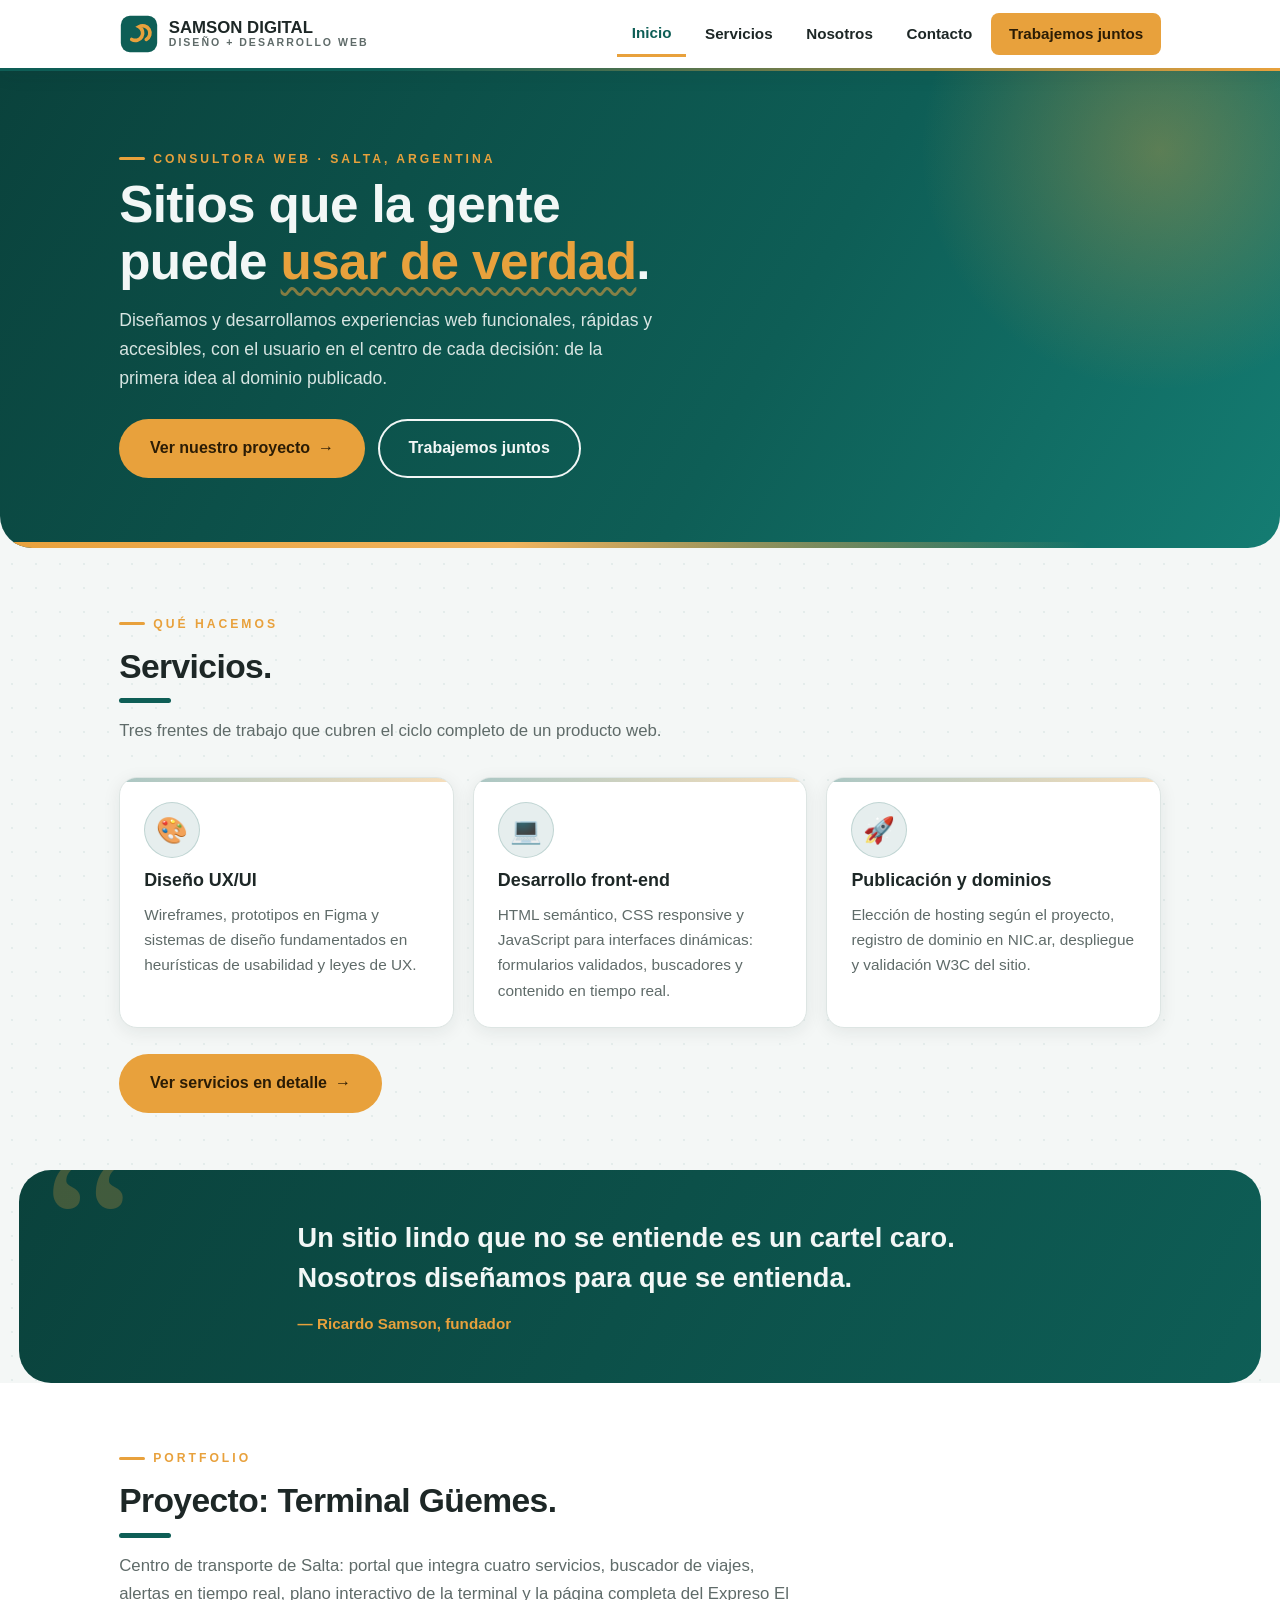
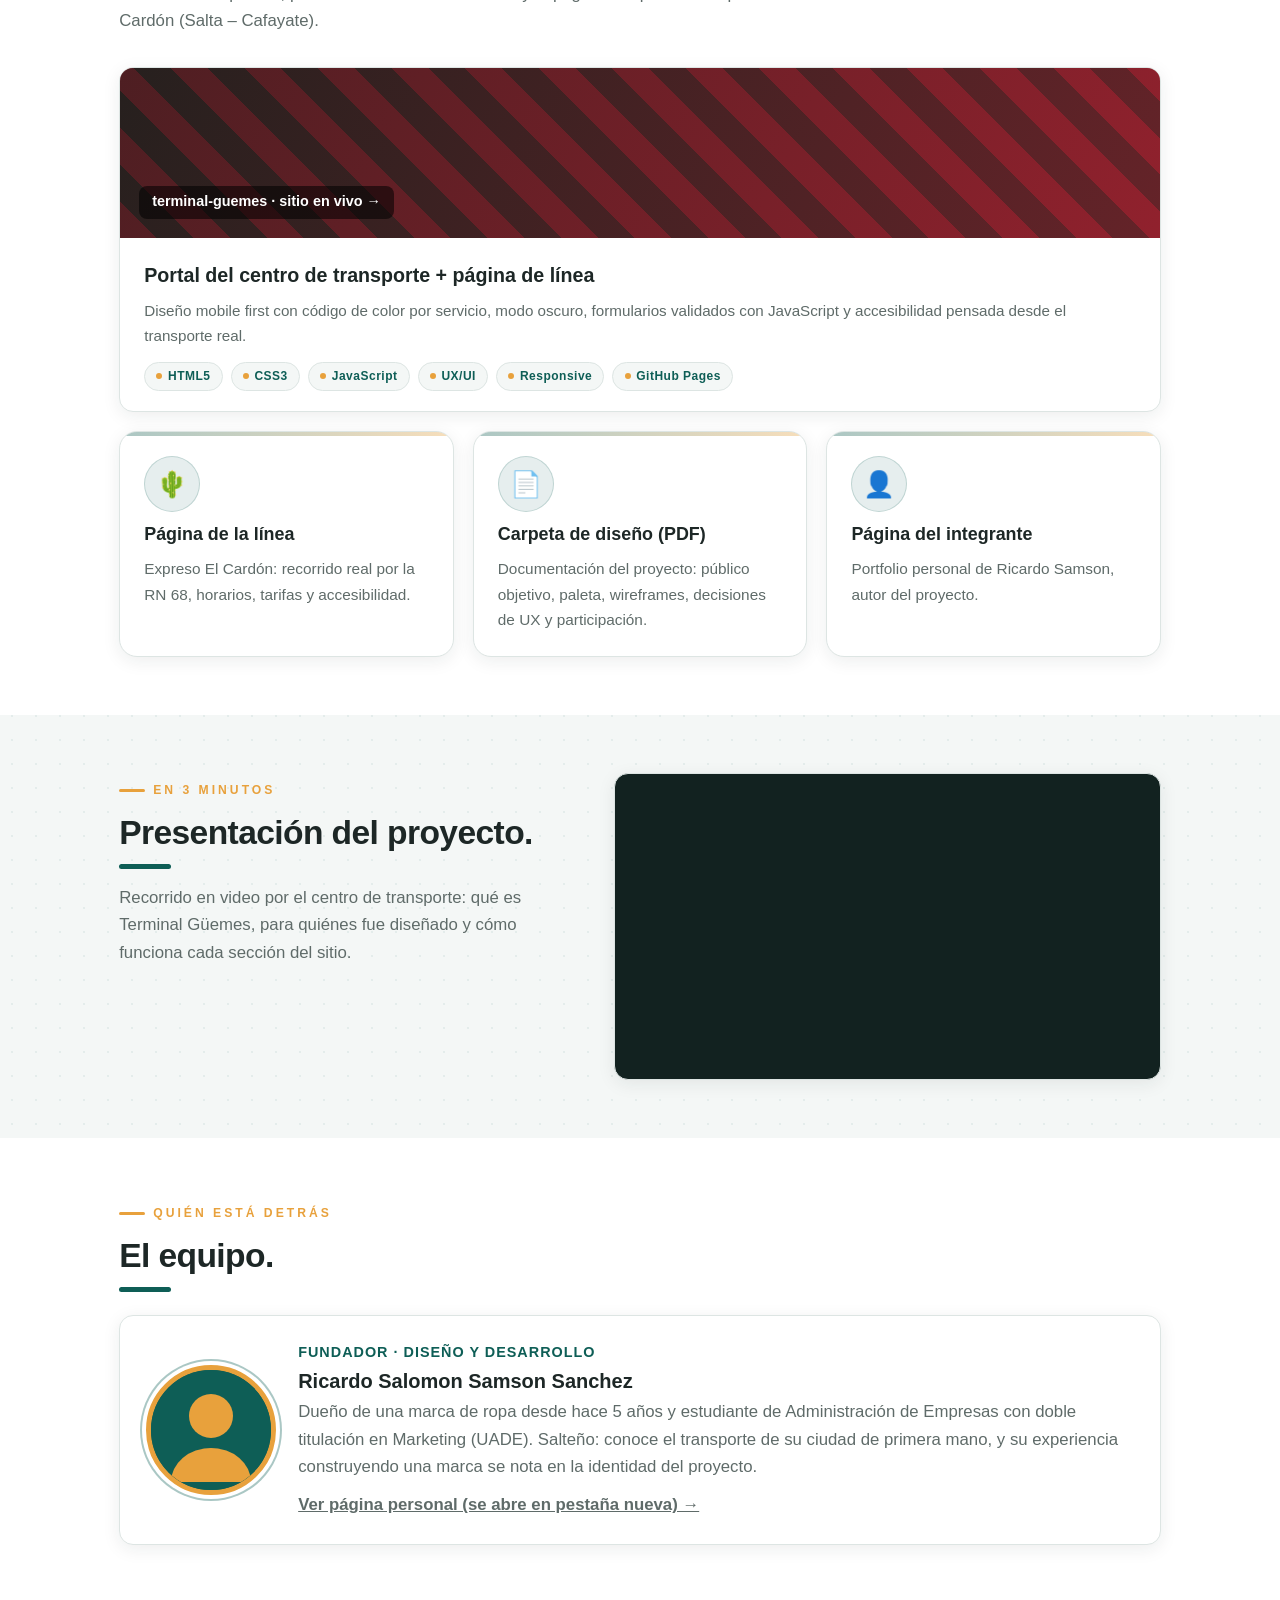
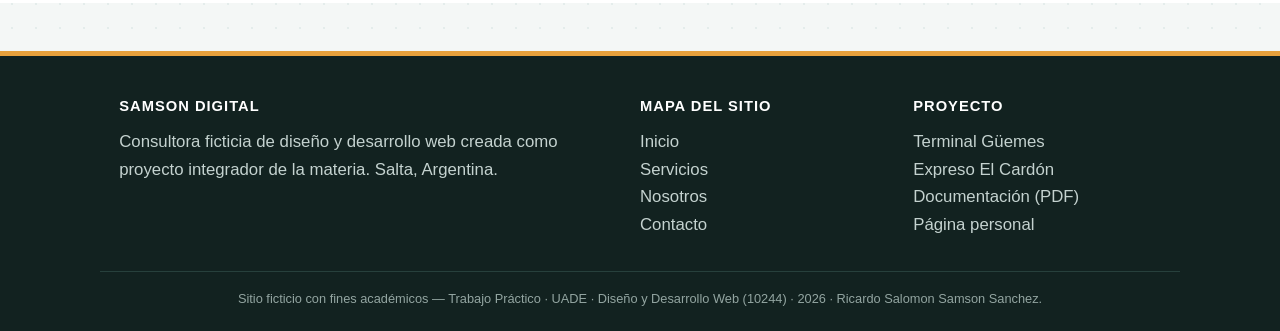
<file: index.html>
<!DOCTYPE html>
<html lang="es">
<head>
  <meta charset="UTF-8">
  <meta name="viewport" content="width=device-width, initial-scale=1.0">
  <meta name="description" content="Samson Digital: consultora de diseño y desarrollo web. Sitios funcionales, accesibles y centrados en la experiencia de usuario. Proyecto destacado: Terminal Güemes.">
  <title>Samson Digital — Diseño y Desarrollo Web · Salta</title>
  <link rel="stylesheet" href="css/consultora.css">
</head>
<body>

  <!-- ============ ENCABEZADO ============ -->
  <header class="encabezado">
    <div class="encabezado-interno">
      <a href="index.html" class="logo" aria-label="Samson Digital, ir al inicio">
        <svg class="logo-icono" viewBox="0 0 44 44" role="img" aria-hidden="true">
          <rect x="2" y="2" width="40" height="40" rx="10" fill="#0e5e56"/>
          <path d="M14 28 a8 8 0 1 0 8 -14 a8 8 0 1 1 8 14" fill="none" stroke="#e8a13c" stroke-width="4" stroke-linecap="round"/>
        </svg>
        <span class="logo-texto">SAMSON DIGITAL<small>DISEÑO + DESARROLLO WEB</small></span>
      </a>
      <button class="boton-menu" id="botonMenu" aria-label="Abrir menú de navegación" aria-expanded="false">☰</button>
      <nav class="nav-principal" id="navPrincipal" aria-label="Navegación principal">
        <ul class="nav-lista">
          <li><a href="index.html" class="activo">Inicio</a></li>
          <li><a href="servicios.html">Servicios</a></li>
          <li><a href="nosotros.html">Nosotros</a></li>
          <li><a href="contacto.html">Contacto</a></li>
          <li><a class="nav-cta" href="contacto.html">Trabajemos juntos</a></li>
        </ul>
      </nav>
    </div>
  </header>

  <main>

    <!-- ============ HÉROE con llamado a la acción ============ -->
    <section class="heroe">
      <div class="contenedor">
        <p class="kicker">CONSULTORA WEB · SALTA, ARGENTINA</p>
        <h1>Sitios que la gente<br>puede <span class="acento-palabra">usar de verdad</span>.</h1>
        <p class="bajada">Diseñamos y desarrollamos experiencias web funcionales, rápidas y accesibles, con el usuario en el centro de cada decisión: de la primera idea al dominio publicado.</p>
        <div class="botonera">
          <a href="#proyecto" class="boton boton-primario">Ver nuestro proyecto</a>
          <a href="contacto.html" class="boton boton-secundario">Trabajemos juntos</a>
        </div>
      </div>
    </section>

    <!-- ============ SERVICIOS (resumen) ============ -->
    <section class="seccion">
      <div class="contenedor">
        <p class="kicker">QUÉ HACEMOS</p>
        <h2>Servicios.</h2>
        <p class="intro">Tres frentes de trabajo que cubren el ciclo completo de un producto web.</p>
        <div class="grilla grilla-3">
          <article class="tarjeta">
            <span class="icono">🎨</span>
            <h3>Diseño UX/UI</h3>
            <p>Wireframes, prototipos en Figma y sistemas de diseño fundamentados en heurísticas de usabilidad y leyes de UX.</p>
          </article>
          <article class="tarjeta">
            <span class="icono">💻</span>
            <h3>Desarrollo front-end</h3>
            <p>HTML semántico, CSS responsive y JavaScript para interfaces dinámicas: formularios validados, buscadores y contenido en tiempo real.</p>
          </article>
          <article class="tarjeta">
            <span class="icono">🚀</span>
            <h3>Publicación y dominios</h3>
            <p>Elección de hosting según el proyecto, registro de dominio en NIC.ar, despliegue y validación W3C del sitio.</p>
          </article>
        </div>
        <p style="margin-top:1.6rem;"><a class="boton boton-primario" href="servicios.html">Ver servicios en detalle</a></p>
      </div>
    </section>

    <!-- ============ MANIFIESTO (banda de cita) ============ -->
    <!-- blockquote semántico: la filosofía del estudio en una frase.
         La comilla gigante es un pseudo-elemento (::before), sin imágenes. -->
    <section class="banda-cita" aria-label="Filosofía del estudio">
      <blockquote>
        Un sitio lindo que no se entiende es un cartel caro.
        Nosotros diseñamos para que se entienda.
        <cite>— Ricardo Samson, fundador</cite>
      </blockquote>
    </section>

    <!-- ============ PROYECTO DESTACADO ============ -->
    <section class="seccion seccion-alterna" id="proyecto">
      <div class="contenedor">
        <p class="kicker">PORTFOLIO</p>
        <h2>Proyecto: Terminal Güemes.</h2>
        <p class="intro">Centro de transporte de Salta: portal que integra cuatro servicios, buscador de viajes, alertas en tiempo real, plano interactivo de la terminal y la página completa del Expreso El Cardón (Salta – Cafayate).</p>

        <!-- La tarjeta entera es un enlace al sitio del proyecto -->
        <a class="proyecto-destacado" href="terminal/index.html">
          <div class="proyecto-portada"><span>terminal-guemes · sitio en vivo →</span></div>
          <div class="proyecto-cuerpo">
            <h3>Portal del centro de transporte + página de línea</h3>
            <p>Diseño mobile first con código de color por servicio, modo oscuro, formularios validados con JavaScript y accesibilidad pensada desde el transporte real.</p>
            <div class="etiquetas">
              <span>HTML5</span><span>CSS3</span><span>JavaScript</span><span>UX/UI</span><span>Responsive</span><span>GitHub Pages</span>
            </div>
          </div>
        </a>

        <!-- Enlaces exigidos por la consigna: documentación y página de línea -->
        <div class="grilla grilla-3" style="margin-top:1.2rem;">
          <a class="tarjeta" href="terminal/linea-cardon/index.html" style="text-decoration:none;">
            <span class="icono">🌵</span><h3>Página de la línea</h3><p>Expreso El Cardón: recorrido real por la RN 68, horarios, tarifas y accesibilidad.</p>
          </a>
          <a class="tarjeta" href="docs/carpeta-de-diseño.pdf" style="text-decoration:none;">
            <span class="icono">📄</span><h3>Carpeta de diseño (PDF)</h3><p>Documentación del proyecto: público objetivo, paleta, wireframes, decisiones de UX y participación.</p>
          </a>
          <a class="tarjeta" href="personal/index.html" style="text-decoration:none;">
            <span class="icono">👤</span><h3>Página del integrante</h3><p>Portfolio personal de Ricardo Samson, autor del proyecto.</p>
          </a>
        </div>
      </div>
    </section>

    <!-- ============ VIDEO DE PRESENTACIÓN ============ -->
    <section class="seccion">
      <div class="contenedor dos-columnas">
        <div>
          <p class="kicker">EN 3 MINUTOS</p>
          <h2>Presentación del proyecto.</h2>
          <p class="intro">Recorrido en video por el centro de transporte: qué es Terminal Güemes, para quiénes fue diseñado y cómo funciona cada sección del sitio.</p>
        </div>
        <div class="marco-video">
          <!-- Video de presentación (3 min) alojado en YouTube y embebido
               con iframe: el video pesa demasiado para el repositorio, así
               que se sirve desde el servidor de YouTube (CDN) y la página
               solo lo referencia. -->
          <iframe src="https://www.youtube.com/embed/2O7PI-vLQ84?si=z8rneyZhynbOg_cl" title="Video recorrido del sitio Terminal Güemes — Diseño y Desarrollo Web UADE" allow="accelerometer; autoplay; clipboard-write; encrypted-media; gyroscope; picture-in-picture; web-share" referrerpolicy="strict-origin-when-cross-origin" allowfullscreen></iframe>
        </div>
      </div>
    </section>

    <!-- ============ EQUIPO (mini) ============ -->
    <section class="seccion seccion-alterna">
      <div class="contenedor">
        <p class="kicker">QUIÉN ESTÁ DETRÁS</p>
        <h2>El equipo.</h2>
        <div class="ficha-persona" style="margin-top:1.4rem;">
          <div class="avatar" aria-hidden="true">
            <!-- Reemplazar por una foto real: <img src="img/ricardo.jpg" alt="Foto de Ricardo Samson"> -->
            <svg viewBox="0 0 120 120"><rect width="120" height="120" fill="#0e5e56"/><circle cx="60" cy="46" r="22" fill="#e8a13c"/><path d="M20 112 a40 34 0 0 1 80 0 Z" fill="#e8a13c"/></svg>
          </div>
          <div>
            <p class="rol">Fundador · Diseño y desarrollo</p>
            <h3>Ricardo Salomon Samson Sanchez</h3>
            <p>Dueño de una marca de ropa desde hace 5 años y estudiante de Administración de Empresas con doble titulación en Marketing (UADE). Salteño: conoce el transporte de su ciudad de primera mano, y su experiencia construyendo una marca se nota en la identidad del proyecto.</p>
            <p style="margin-top:0.6rem;"><a href="personal/index.html" target="_blank" rel="noopener"><strong>Ver página personal (se abre en pestaña nueva) →</strong></a></p>
          </div>
        </div>
      </div>
    </section>

  </main>

  <!-- ============ PIE ============ -->
  <footer class="pie">
    <div class="contenedor pie-grilla">
      <div>
        <h4>Samson Digital</h4>
        <p>Consultora ficticia de diseño y desarrollo web creada como proyecto integrador de la materia. Salta, Argentina.</p>
      </div>
      <div>
        <h4>Mapa del sitio</h4>
        <ul>
          <li><a href="index.html">Inicio</a></li>
          <li><a href="servicios.html">Servicios</a></li>
          <li><a href="nosotros.html">Nosotros</a></li>
          <li><a href="contacto.html">Contacto</a></li>
        </ul>
      </div>
      <div>
        <h4>Proyecto</h4>
        <ul>
          <li><a href="terminal/index.html">Terminal Güemes</a></li>
          <li><a href="terminal/linea-cardon/index.html">Expreso El Cardón</a></li>
          <li><a href="docs/carpeta-de-diseño.pdf">Documentación (PDF)</a></li>
          <li><a href="personal/index.html">Página personal</a></li>
        </ul>
      </div>
    </div>
    <p class="legal contenedor">Sitio ficticio con fines académicos — Trabajo Práctico · UADE · Diseño y Desarrollo Web (10244) · 2026 · Ricardo Salomon Samson Sanchez.</p>
  </footer>

  <script src="js/consultora.js"></script>
</body>
</html>
</file>
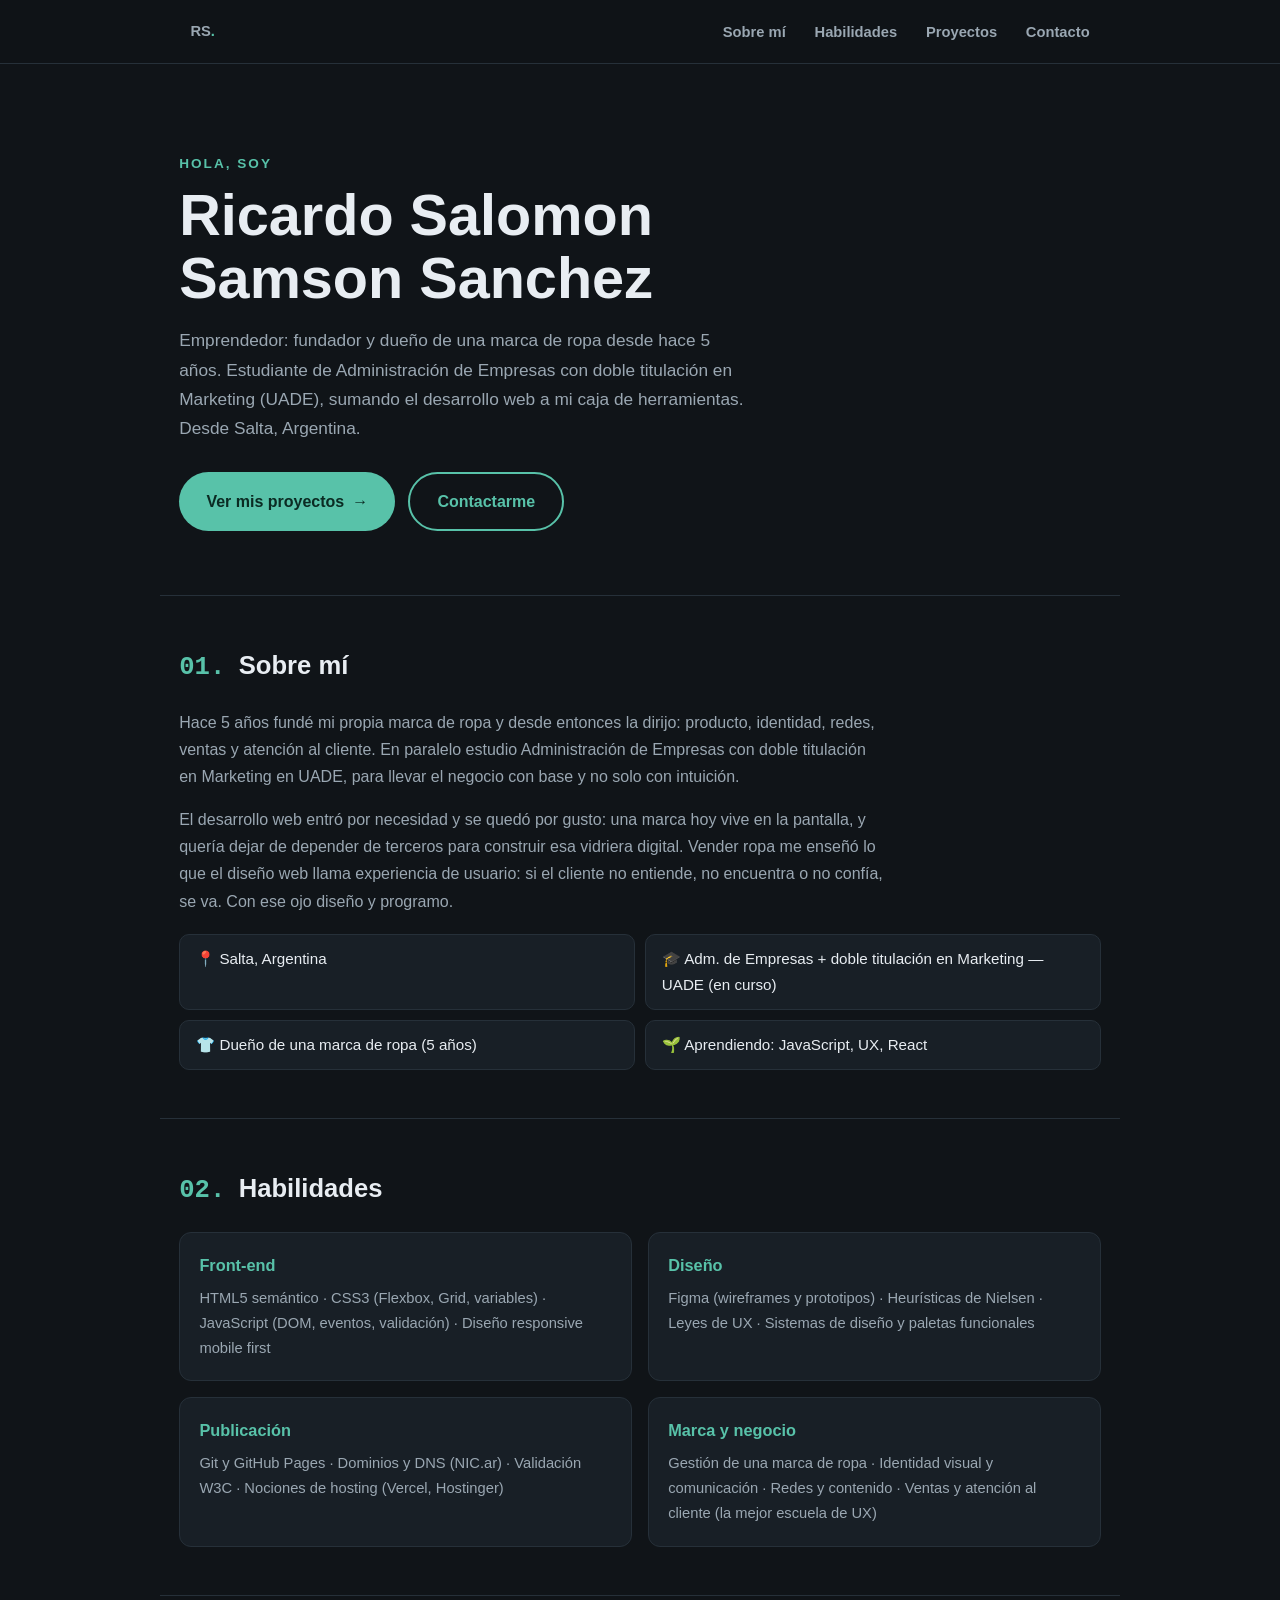
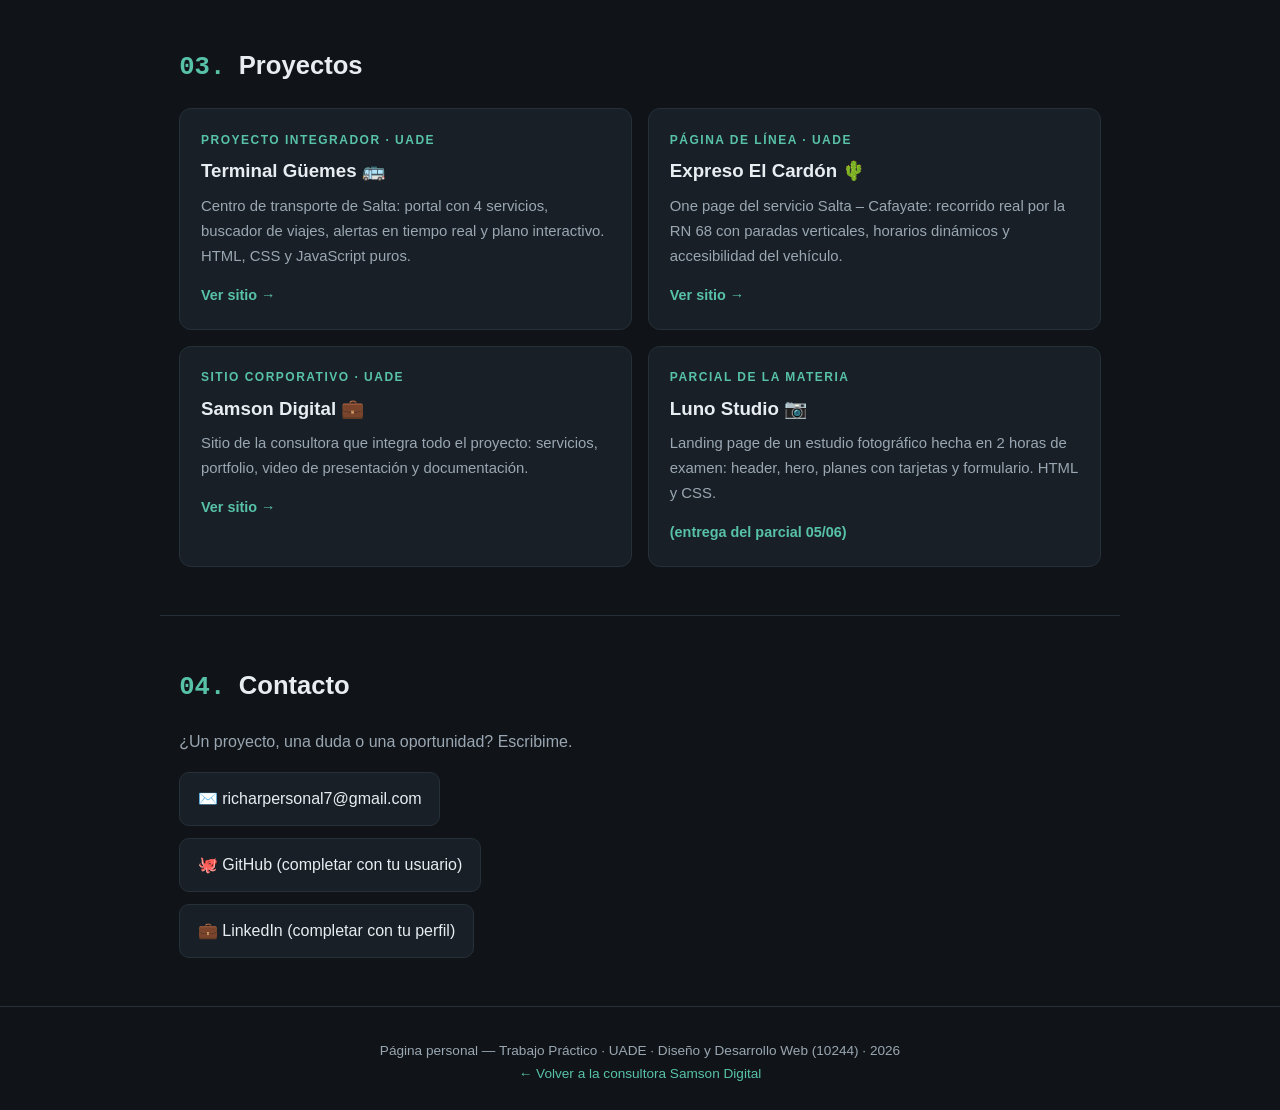
<file: personal/index.html>
<!DOCTYPE html>
<html lang="es">
<head>
  <meta charset="UTF-8">
  <meta name="viewport" content="width=device-width, initial-scale=1.0">
  <meta name="description" content="Página personal de Ricardo Salomon Samson Sanchez: técnico en sistemas y estudiante de desarrollo web en UADE. Perfil, habilidades y proyectos.">
  <title>Ricardo Samson — Página personal</title>
  <link rel="stylesheet" href="estilos.css">
</head>
<body>

  <!-- One page personal (Actividad 1): solo HTML y CSS.
       Fue la primera entrega de la materia, cuando todavía no
       habíamos visto JavaScript; se mejoró con la devolución
       de la profesora (enlaces operativos y más contenido). -->

  <header class="encabezado">
    <nav class="nav" aria-label="Navegación principal">
      <a class="marca" href="#inicio">RS<span>.</span></a>
      <ul>
        <li><a href="#sobre-mi">Sobre mí</a></li>
        <li><a href="#habilidades">Habilidades</a></li>
        <li><a href="#proyectos">Proyectos</a></li>
        <li><a href="#contacto">Contacto</a></li>
      </ul>
    </nav>
  </header>

  <main>
    <!-- ===== PORTADA ===== -->
    <section class="portada" id="inicio">
      <p class="saludo">Hola, soy</p>
      <h1>Ricardo Salomon<br>Samson Sanchez</h1>
      <p class="bajada">Emprendedor: fundador y dueño de una marca de ropa desde hace 5 años. Estudiante de Administración de Empresas con doble titulación en Marketing (UADE), sumando el desarrollo web a mi caja de herramientas. Desde Salta, Argentina.</p>
      <div class="botones">
        <a class="boton" href="#proyectos">Ver mis proyectos</a>
        <a class="boton boton-borde" href="#contacto">Contactarme</a>
      </div>
    </section>

    <!-- ===== SOBRE MÍ ===== -->
    <section class="bloque" id="sobre-mi">
      <h2><span>01.</span> Sobre mí</h2>
      <p>Hace 5 años fundé mi propia marca de ropa y desde entonces la dirijo: producto, identidad, redes, ventas y atención al cliente. En paralelo estudio Administración de Empresas con doble titulación en Marketing en UADE, para llevar el negocio con base y no solo con intuición.</p>
      <p>El desarrollo web entró por necesidad y se quedó por gusto: una marca hoy vive en la pantalla, y quería dejar de depender de terceros para construir esa vidriera digital. Vender ropa me enseñó lo que el diseño web llama experiencia de usuario: si el cliente no entiende, no encuentra o no confía, se va. Con ese ojo diseño y programo.</p>
      <ul class="datos-rapidos">
        <li><strong>📍</strong> Salta, Argentina</li>
        <li><strong>🎓</strong> Adm. de Empresas + doble titulación en Marketing — UADE (en curso)</li>
        <li><strong>👕</strong> Dueño de una marca de ropa (5 años)</li>
        <li><strong>🌱</strong> Aprendiendo: JavaScript, UX, React</li>
      </ul>
    </section>

    <!-- ===== HABILIDADES ===== -->
    <section class="bloque" id="habilidades">
      <h2><span>02.</span> Habilidades</h2>
      <div class="grilla-habilidades">
        <article><h3>Front-end</h3><p>HTML5 semántico · CSS3 (Flexbox, Grid, variables) · JavaScript (DOM, eventos, validación) · Diseño responsive mobile first</p></article>
        <article><h3>Diseño</h3><p>Figma (wireframes y prototipos) · Heurísticas de Nielsen · Leyes de UX · Sistemas de diseño y paletas funcionales</p></article>
        <article><h3>Publicación</h3><p>Git y GitHub Pages · Dominios y DNS (NIC.ar) · Validación W3C · Nociones de hosting (Vercel, Hostinger)</p></article>
        <article><h3>Marca y negocio</h3><p>Gestión de una marca de ropa · Identidad visual y comunicación · Redes y contenido · Ventas y atención al cliente (la mejor escuela de UX)</p></article>
      </div>
    </section>

    <!-- ===== PROYECTOS ===== -->
    <section class="bloque" id="proyectos">
      <h2><span>03.</span> Proyectos</h2>
      <div class="grilla-proyectos">
        <a class="proyecto" href="../terminal/index.html">
          <p class="tipo">Proyecto integrador · UADE</p>
          <h3>Terminal Güemes 🚌</h3>
          <p>Centro de transporte de Salta: portal con 4 servicios, buscador de viajes, alertas en tiempo real y plano interactivo. HTML, CSS y JavaScript puros.</p>
          <span class="ver">Ver sitio →</span>
        </a>
        <a class="proyecto" href="../terminal/linea-cardon/index.html">
          <p class="tipo">Página de línea · UADE</p>
          <h3>Expreso El Cardón 🌵</h3>
          <p>One page del servicio Salta – Cafayate: recorrido real por la RN 68 con paradas verticales, horarios dinámicos y accesibilidad del vehículo.</p>
          <span class="ver">Ver sitio →</span>
        </a>
        <a class="proyecto" href="../index.html">
          <p class="tipo">Sitio corporativo · UADE</p>
          <h3>Samson Digital 💼</h3>
          <p>Sitio de la consultora que integra todo el proyecto: servicios, portfolio, video de presentación y documentación.</p>
          <span class="ver">Ver sitio →</span>
        </a>
        <article class="proyecto">
          <p class="tipo">Parcial de la materia</p>
          <h3>Luno Studio 📷</h3>
          <p>Landing page de un estudio fotográfico hecha en 2 horas de examen: header, hero, planes con tarjetas y formulario. HTML y CSS.</p>
          <span class="ver">(entrega del parcial 05/06)</span>
        </article>
      </div>
    </section>

    <!-- ===== CONTACTO ===== -->
    <section class="bloque" id="contacto">
      <h2><span>04.</span> Contacto</h2>
      <p>¿Un proyecto, una duda o una oportunidad? Escribime.</p>
      <ul class="contactos">
        <li><a href="mailto:richarpersonal7@gmail.com">✉️ richarpersonal7@gmail.com</a></li>
        <li><a href="https://github.com/" target="_blank" rel="noopener">🐙 GitHub (completar con tu usuario)</a></li>
        <li><a href="https://www.linkedin.com/" target="_blank" rel="noopener">💼 LinkedIn (completar con tu perfil)</a></li>
      </ul>
    </section>
  </main>

  <footer class="pie">
    <p>Página personal — Trabajo Práctico · UADE · Diseño y Desarrollo Web (10244) · 2026</p>
    <p><a href="../index.html">← Volver a la consultora Samson Digital</a></p>
  </footer>

</body>
</html>
</file>
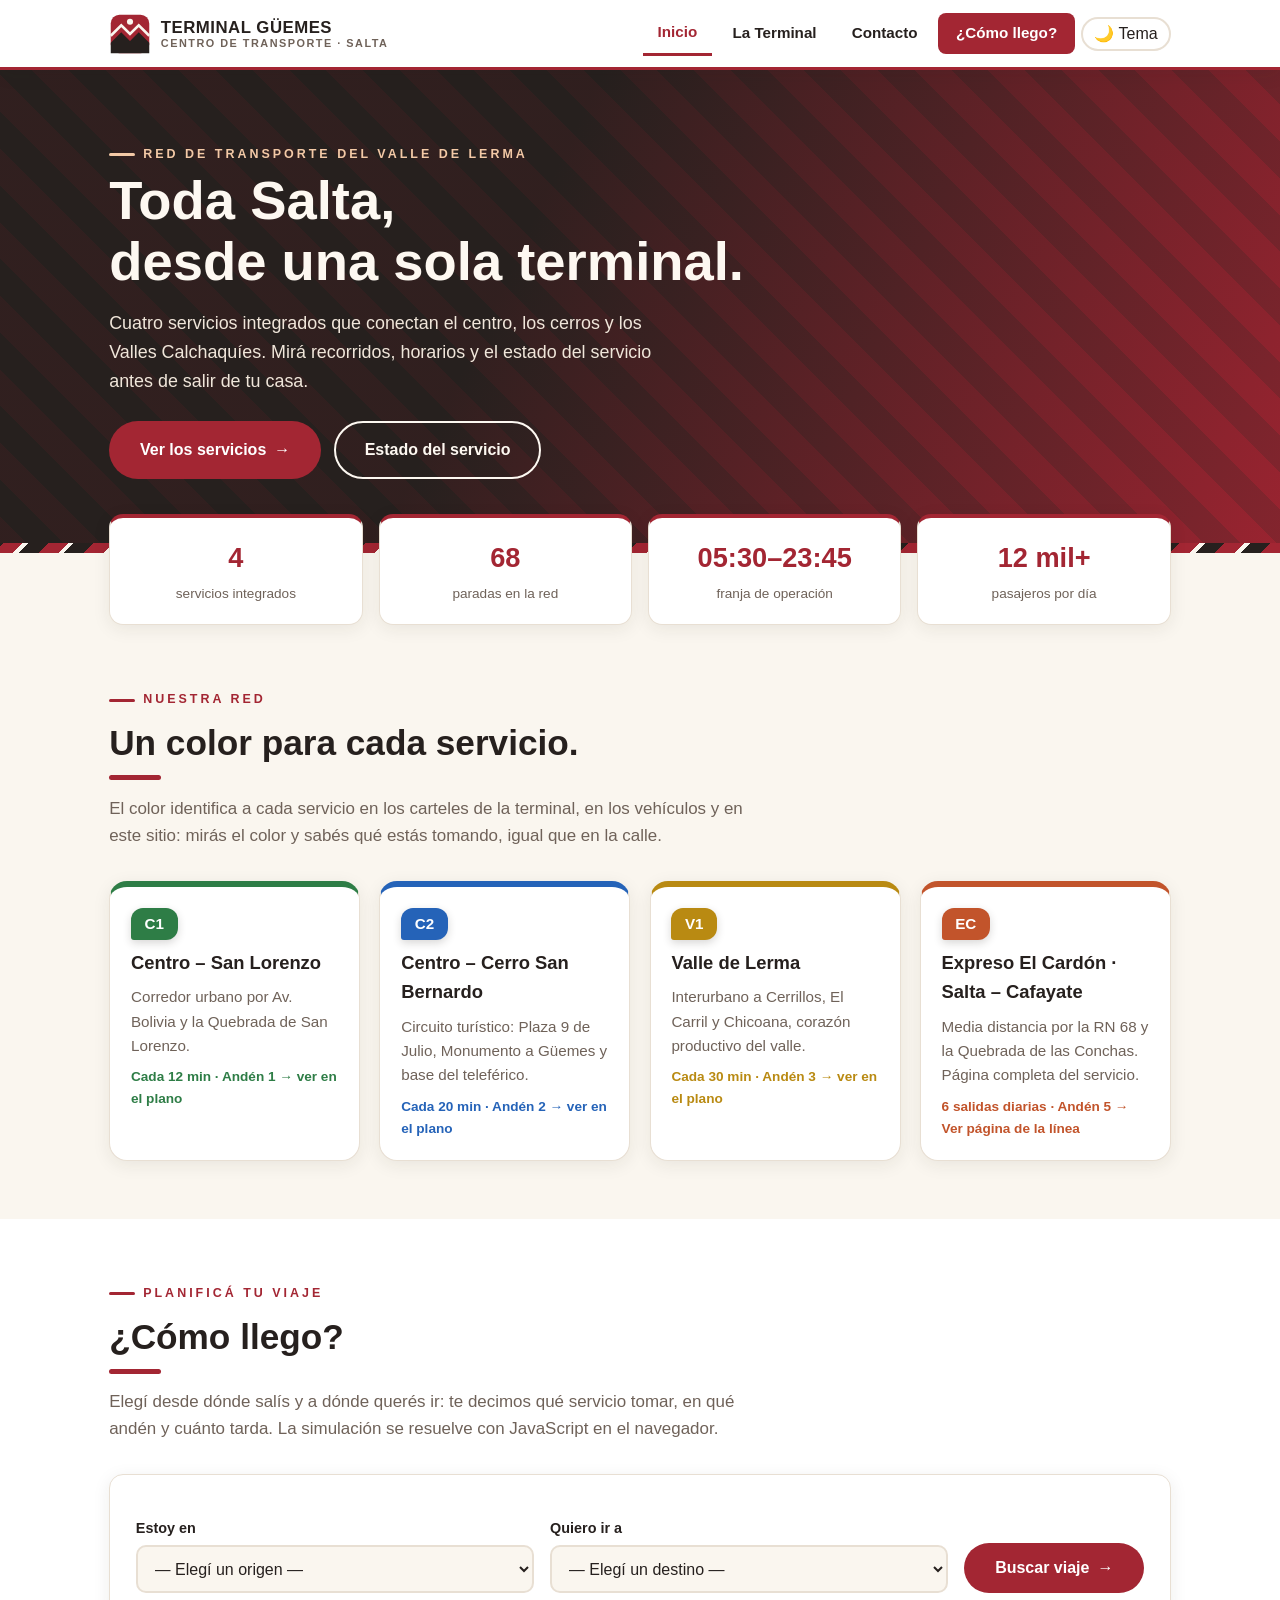
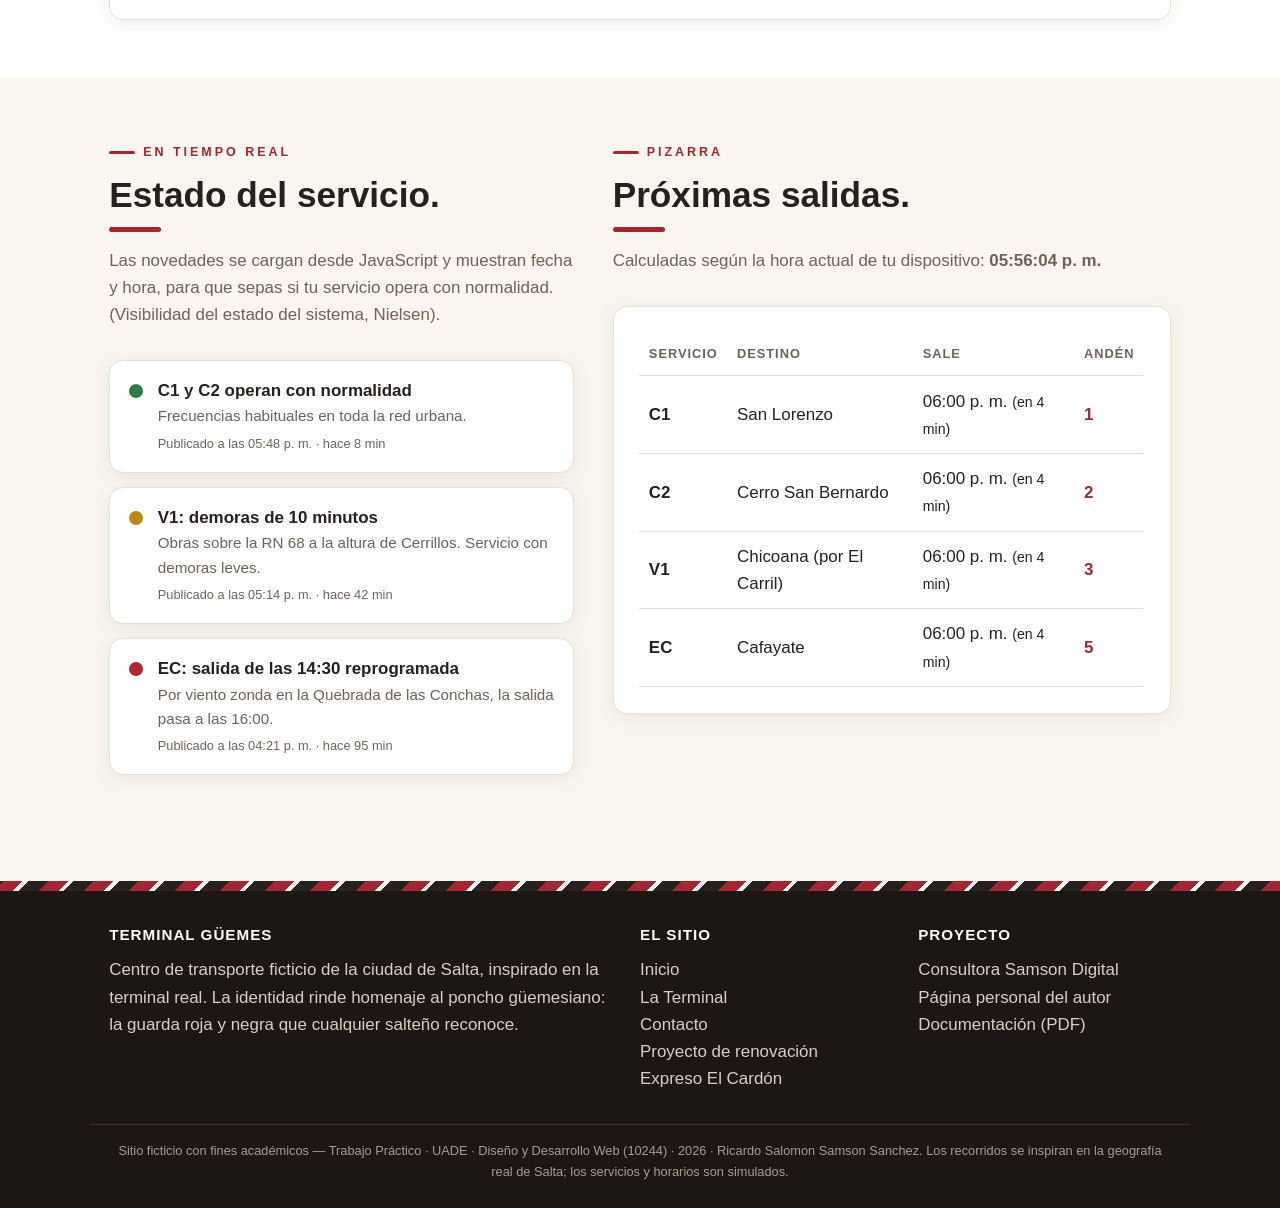
<file: terminal/index.html>
<!DOCTYPE html>
<html lang="es" data-tema="claro">
<head>
  <meta charset="UTF-8">
  <!-- viewport: obligatorio para que el diseño responsive funcione en celulares -->
  <meta name="viewport" content="width=device-width, initial-scale=1.0">
  <meta name="description" content="Terminal Güemes: centro de transporte de Salta. Consultá servicios, cómo llegar a tu destino, alertas en tiempo real y próximas salidas.">
  <title>Terminal Güemes — Centro de Transporte de Salta</title>
  <link rel="stylesheet" href="css/estilos.css">
</head>
<body>

  <!-- ================= ENCABEZADO + NAVEGACIÓN ================= -->
  <header class="encabezado">
    <div class="encabezado-interno">
      <a href="index.html" class="logo" aria-label="Terminal Güemes, ir al inicio">
        <!-- Isologotipo: guarda del poncho salteño (rojo y negro), en SVG.
             Identidad local: homenaje al poncho güemesiano. -->
        <svg class="logo-icono" viewBox="0 0 48 48" role="img" aria-hidden="true">
          <rect x="2" y="2" width="44" height="44" rx="10" fill="#a32633"/>
          <path d="M2 34 L14 22 L24 32 L34 22 L46 34 L46 46 L2 46 Z" fill="#26201e"/>
          <path d="M2 26 L14 14 L24 24 L34 14 L46 26" fill="none" stroke="#faf6ef" stroke-width="3"/>
          <circle cx="24" cy="10" r="3.5" fill="#faf6ef"/>
        </svg>
        <span class="logo-texto">TERMINAL GÜEMES<small>CENTRO DE TRANSPORTE · SALTA</small></span>
      </a>

      <!-- Botón hamburguesa (solo móvil): lo maneja js/terminal.js -->
      <button class="boton-menu" id="botonMenu" aria-label="Abrir menú de navegación" aria-expanded="false">☰</button>

      <!-- Menú de 3 ítems + tema: pocas opciones a propósito (Ley de Hick) -->
      <nav class="nav-principal" id="navPrincipal" aria-label="Navegación principal">
        <ul class="nav-lista">
          <li><a href="index.html" class="activo">Inicio</a></li>
          <li><a href="la-terminal.html">La Terminal</a></li>
          <li><a href="contacto.html">Contacto</a></li>
          <li><a class="nav-cta" href="#como-llego">¿Cómo llego?</a></li>
          <li><button class="boton-tema" id="botonTema" aria-label="Cambiar entre modo claro y oscuro">🌙 Tema</button></li>
        </ul>
      </nav>
    </div>
  </header>

  <main>

    <!-- ================= HÉROE ================= -->
    <section class="heroe">
      <div class="contenedor">
        <p class="kicker">RED DE TRANSPORTE DEL VALLE DE LERMA</p>
        <h1>Toda Salta,<br>desde una sola terminal.</h1>
        <p class="bajada">Cuatro servicios integrados que conectan el centro, los cerros y los Valles Calchaquíes. Mirá recorridos, horarios y el estado del servicio antes de salir de tu casa.</p>
        <div class="botonera">
          <a href="#servicios" class="boton boton-primario">Ver los servicios</a>
          <!-- El acceso a "¿Cómo llego?" vive fijo en la barra de navegación;
               el CTA secundario del héroe ofrece una acción distinta. -->
          <a href="#estado" class="boton boton-secundario">Estado del servicio</a>
        </div>
      </div>
    </section>

    <!-- Métricas de credibilidad: generan confianza apenas se entra (prueba social) -->
    <div class="contenedor">
      <ul class="metricas" style="list-style:none;">
        <li class="metrica"><strong>4</strong><span>servicios integrados</span></li>
        <li class="metrica"><strong>68</strong><span>paradas en la red</span></li>
        <li class="metrica"><strong>05:30–23:45</strong><span>franja de operación</span></li>
        <li class="metrica"><strong>12 mil+</strong><span>pasajeros por día</span></li>
      </ul>
    </div>

    <!-- ================= SERVICIOS / LÍNEAS ================= -->
    <section class="seccion" id="servicios">
      <div class="contenedor">
        <p class="kicker">NUESTRA RED</p>
        <h2>Un color para cada servicio.</h2>
        <p class="intro">El color identifica a cada servicio en los carteles de la terminal, en los vehículos y en este sitio: mirás el color y sabés qué estás tomando, igual que en la calle.</p>

        <div class="grilla-servicios">
          <!-- Cada tarjeta es un enlace completo: objetivo grande y fácil de tocar -->
          <!-- Cada tarjeta enlaza al SECTOR EXACTO del plano interactivo
               (deep link con #id): al llegar, el plano ya muestra la info
               de ese andén. Lo resuelve js/terminal.js leyendo location.hash. -->
          <a class="tarjeta-servicio" style="--color-servicio: var(--c1-verde);" href="la-terminal.html#zona-andenes-urbanos">
            <span class="chapa">C1</span>
            <h3>Centro – San Lorenzo</h3>
            <p>Corredor urbano por Av. Bolivia y la Quebrada de San Lorenzo.</p>
            <span class="dato">Cada 12 min · Andén 1 → ver en el plano</span>
          </a>

          <a class="tarjeta-servicio" style="--color-servicio: var(--c2-azul);" href="la-terminal.html#zona-andenes-urbanos">
            <span class="chapa">C2</span>
            <h3>Centro – Cerro San Bernardo</h3>
            <p>Circuito turístico: Plaza 9 de Julio, Monumento a Güemes y base del teleférico.</p>
            <span class="dato">Cada 20 min · Andén 2 → ver en el plano</span>
          </a>

          <a class="tarjeta-servicio" style="--color-servicio: var(--v1-dorado);" href="la-terminal.html#zona-anden-v1">
            <span class="chapa">V1</span>
            <h3>Valle de Lerma</h3>
            <p>Interurbano a Cerrillos, El Carril y Chicoana, corazón productivo del valle.</p>
            <span class="dato">Cada 30 min · Andén 3 → ver en el plano</span>
          </a>

          <!-- Servicio desarrollado en detalle: página individual propia -->
          <a class="tarjeta-servicio" style="--color-servicio: var(--ec-terracota);" href="linea-cardon/index.html">
            <span class="chapa">EC</span>
            <h3>Expreso El Cardón · Salta – Cafayate</h3>
            <p>Media distancia por la RN 68 y la Quebrada de las Conchas. Página completa del servicio.</p>
            <span class="dato">6 salidas diarias · Andén 5 → Ver página de la línea</span>
          </a>
        </div>
      </div>
    </section>

    <!-- ================= BUSCADOR ¿CÓMO LLEGO? ================= -->
    <section class="seccion seccion-alterna" id="como-llego">
      <div class="contenedor">
        <p class="kicker">PLANIFICÁ TU VIAJE</p>
        <h2>¿Cómo llego?</h2>
        <p class="intro">Elegí desde dónde salís y a dónde querés ir: te decimos qué servicio tomar, en qué andén y cuánto tarda. La simulación se resuelve con JavaScript en el navegador.</p>

        <div class="panel">
          <form class="formulario-viaje" id="formularioViaje" novalidate>
            <div>
              <label for="origen">Estoy en</label>
              <select id="origen" name="origen" required>
                <option value="">— Elegí un origen —</option>
                <option value="terminal">Terminal Güemes</option>
                <option value="plaza">Plaza 9 de Julio (Centro)</option>
                <option value="universidad">Ciudad Universitaria</option>
              </select>
            </div>
            <div>
              <label for="destino">Quiero ir a</label>
              <select id="destino" name="destino" required>
                <option value="">— Elegí un destino —</option>
                <option value="san-lorenzo">San Lorenzo (Quebrada)</option>
                <option value="cerro">Cerro San Bernardo / Teleférico</option>
                <option value="carril">El Carril</option>
                <option value="chicoana">Chicoana</option>
                <option value="cafayate">Cafayate</option>
              </select>
            </div>
            <button type="submit" class="boton boton-primario">Buscar viaje</button>
          </form>

          <!-- El resultado se completa desde JavaScript.
               aria-live: el lector de pantalla anuncia el resultado (accesibilidad). -->
          <div class="resultado-viaje" id="resultadoViaje" aria-live="polite"></div>
        </div>
      </div>
    </section>

    <!-- ================= ALERTAS + PRÓXIMAS SALIDAS ================= -->
    <section class="seccion" id="estado">
      <div class="contenedor dos-columnas">
        <div>
          <p class="kicker">EN TIEMPO REAL</p>
          <h2>Estado del servicio.</h2>
          <p class="intro">Las novedades se cargan desde JavaScript y muestran fecha y hora, para que sepas si tu servicio opera con normalidad. (Visibilidad del estado del sistema, Nielsen).</p>
          <!-- La lista se genera dinámicamente en js/terminal.js -->
          <ul class="lista-alertas" id="listaAlertas"></ul>
        </div>

        <div>
          <p class="kicker">PIZARRA</p>
          <h2>Próximas salidas.</h2>
          <p class="intro">Calculadas según la hora actual de tu dispositivo: <strong id="relojTerminal">--:--</strong></p>
          <div class="panel" style="overflow-x:auto;">
            <table class="pizarra">
              <caption class="solo-lector">Próximas salidas por servicio, con andén y horario</caption>
              <thead>
                <tr><th scope="col">Servicio</th><th scope="col">Destino</th><th scope="col">Sale</th><th scope="col">Andén</th></tr>
              </thead>
              <!-- Las filas las genera JavaScript -->
              <tbody id="cuerpoPizarra"></tbody>
            </table>
          </div>
        </div>
      </div>
    </section>

  </main>

  <!-- ================= PIE DE PÁGINA ================= -->
  <footer class="pie">
    <div class="contenedor pie-grilla">
      <div>
        <h4>Terminal Güemes</h4>
        <p>Centro de transporte ficticio de la ciudad de Salta, inspirado en la terminal real. La identidad rinde homenaje al poncho güemesiano: la guarda roja y negra que cualquier salteño reconoce.</p>
      </div>
      <div>
        <h4>El sitio</h4>
        <ul>
          <li><a href="index.html">Inicio</a></li>
          <li><a href="la-terminal.html">La Terminal</a></li>
          <li><a href="contacto.html">Contacto</a></li>
          <li><a href="la-terminal.html#renovacion">Proyecto de renovación</a></li>
          <li><a href="linea-cardon/index.html">Expreso El Cardón</a></li>
        </ul>
      </div>
      <div>
        <h4>Proyecto</h4>
        <ul>
          <li><a href="../index.html">Consultora Samson Digital</a></li>
          <li><a href="../personal/index.html">Página personal del autor</a></li>
          <li><a href="../docs/carpeta-de-diseno.pdf">Documentación (PDF)</a></li>
        </ul>
      </div>
    </div>
    <p class="legal contenedor">Sitio ficticio con fines académicos — Trabajo Práctico · UADE · Diseño y Desarrollo Web (10244) · 2026 · Ricardo Salomon Samson Sanchez. Los recorridos se inspiran en la geografía real de Salta; los servicios y horarios son simulados.</p>
  </footer>

  <!-- JavaScript al final del body: primero se carga el contenido, después el comportamiento -->
  <script src="js/terminal.js"></script>
</body>
</html>
</file>
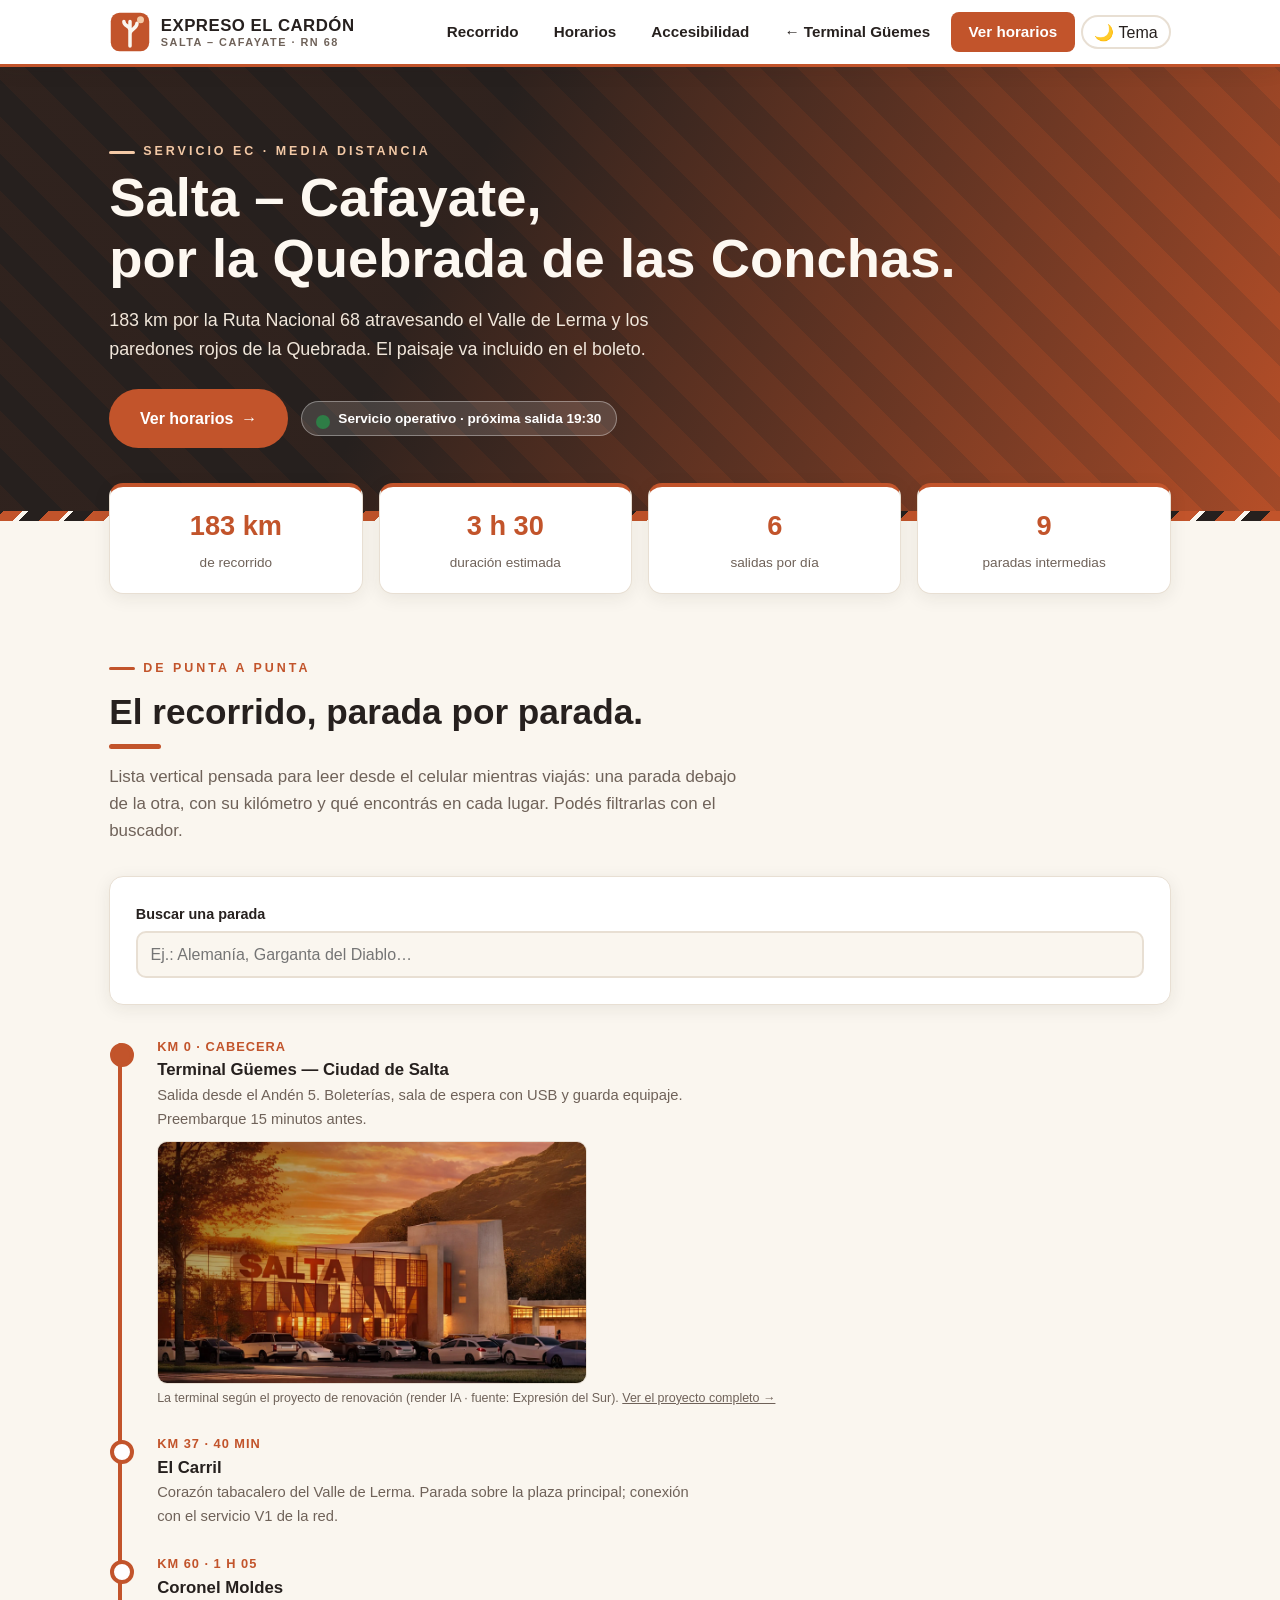
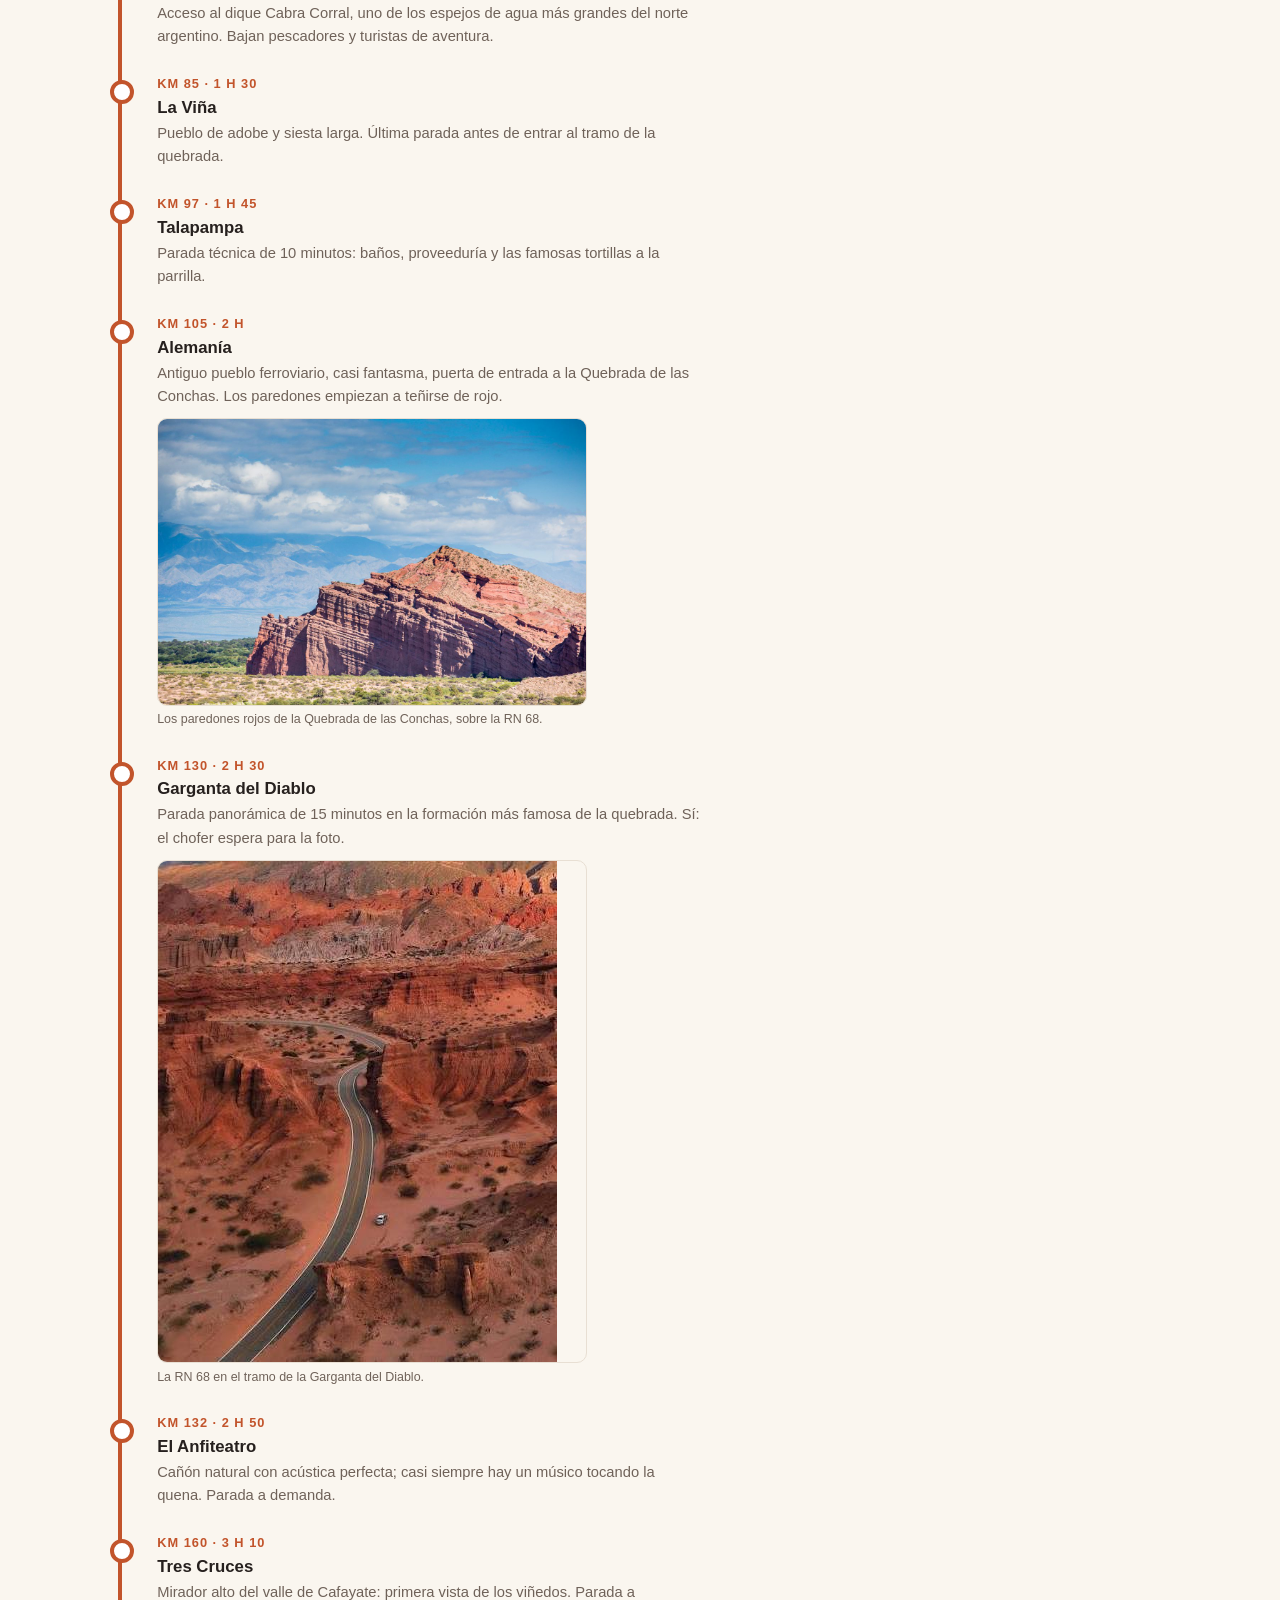
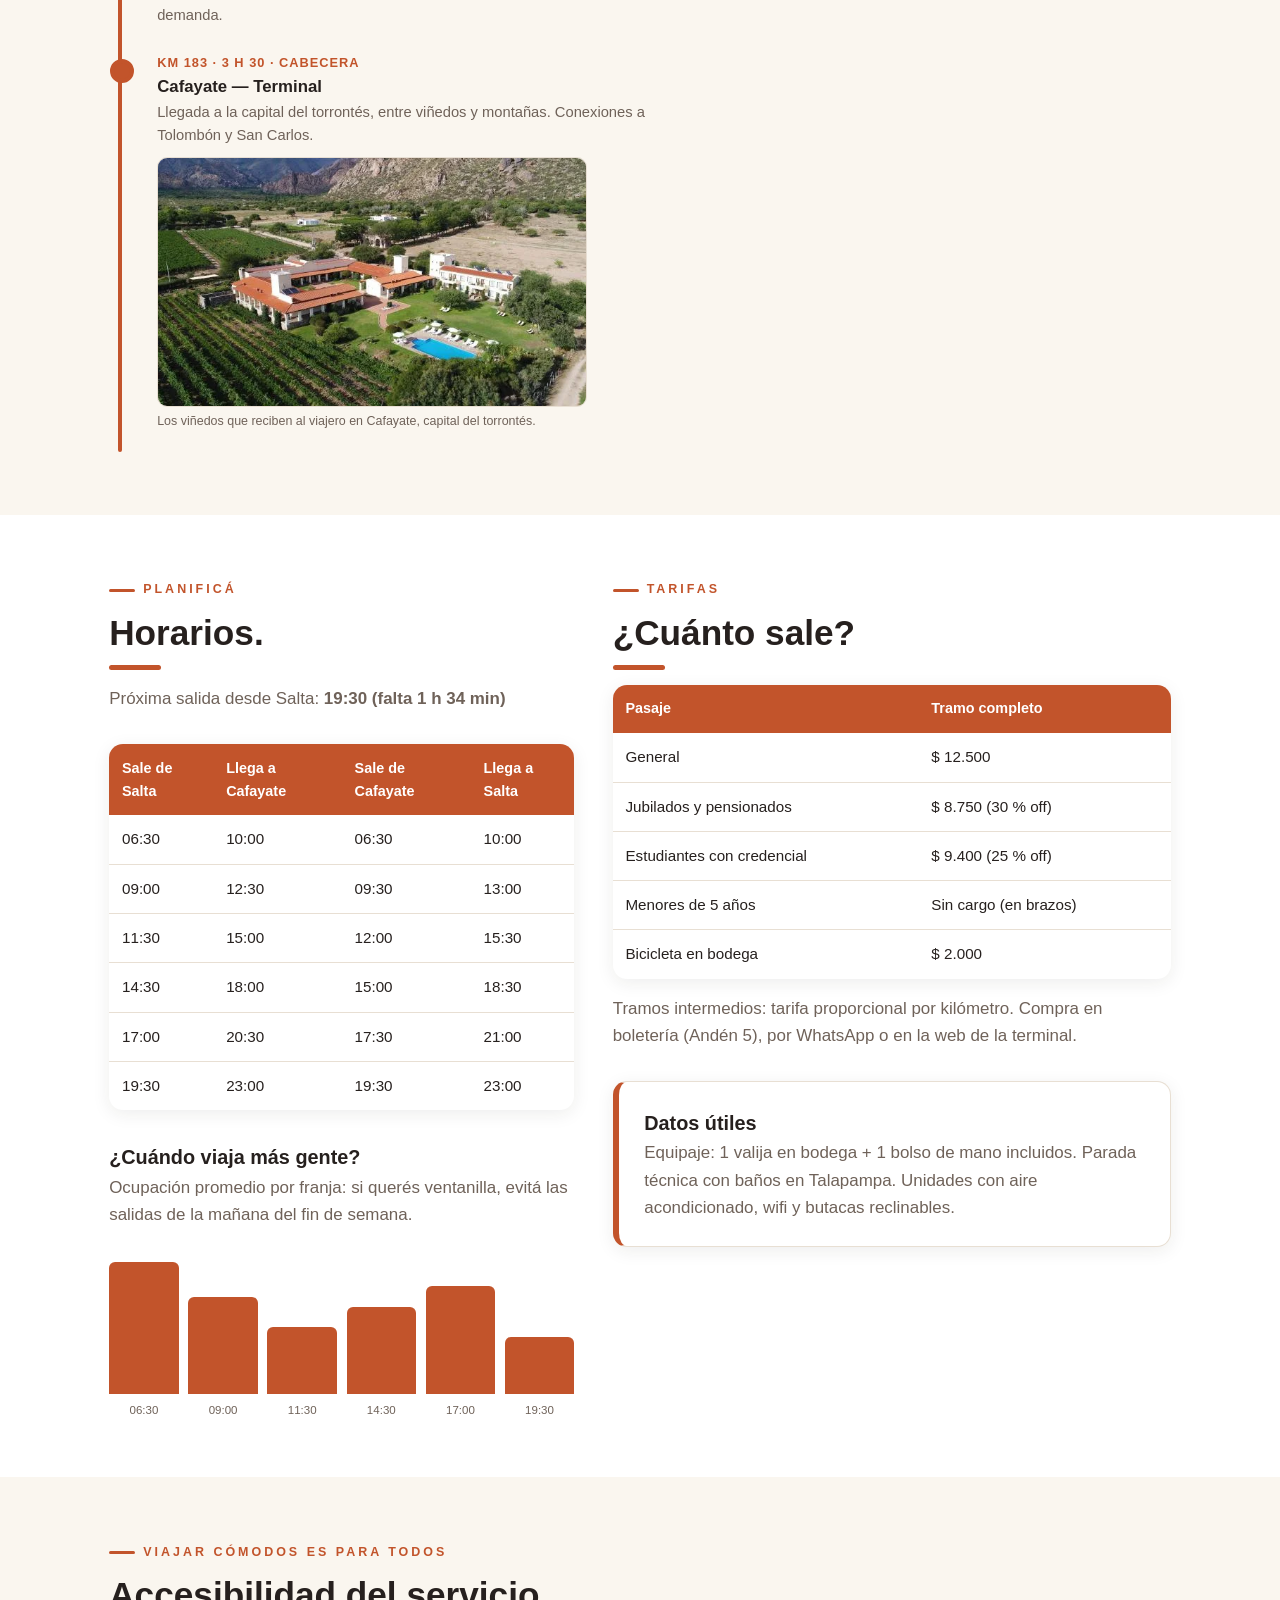
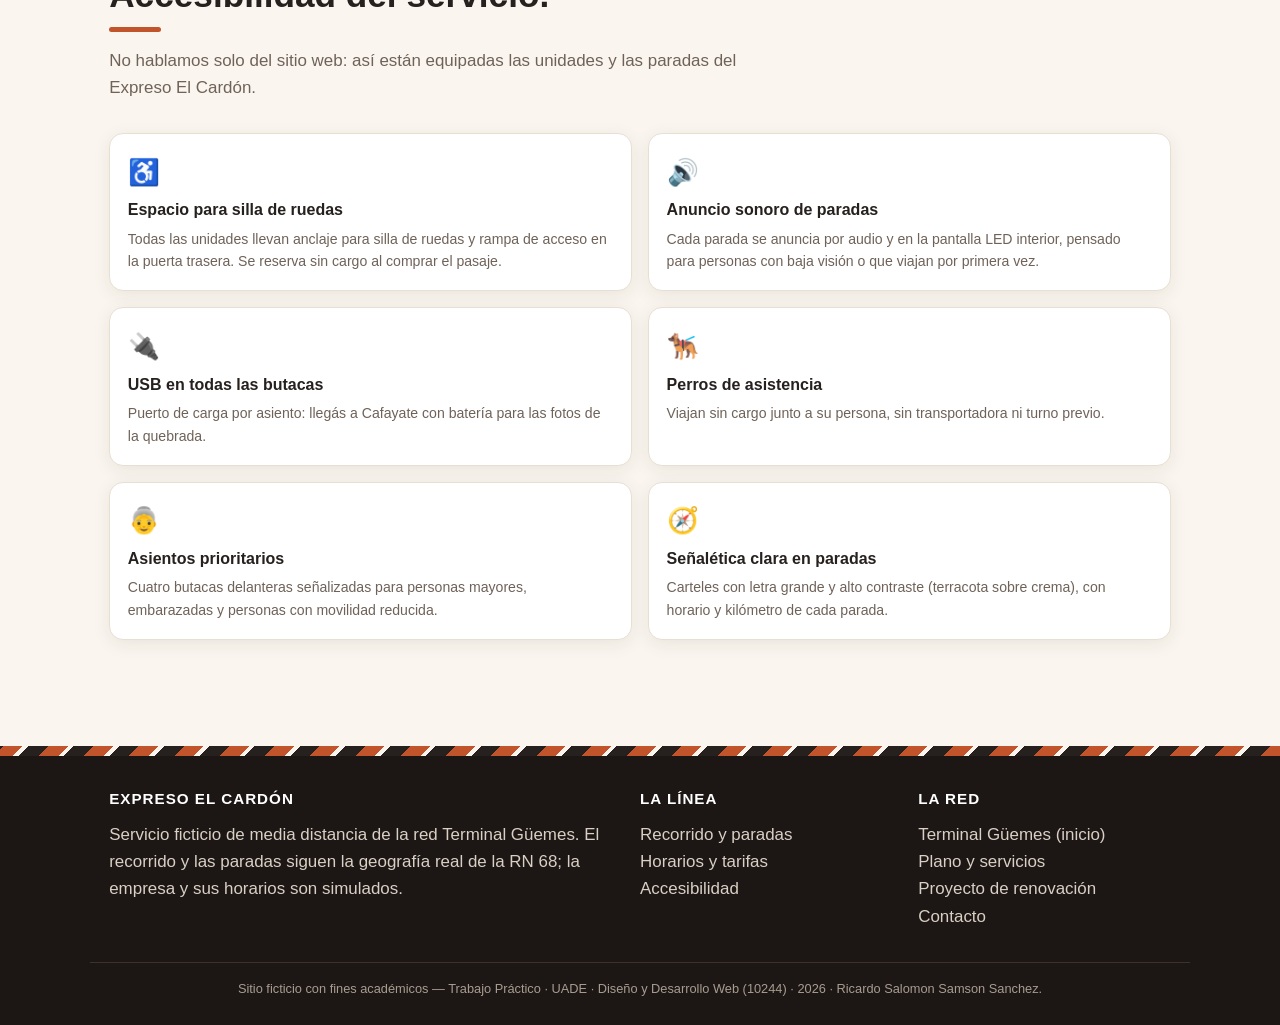
<file: terminal/linea-cardon/index.html>
<!DOCTYPE html>
<html lang="es" data-tema="claro">
<head>
  <meta charset="UTF-8">
  <meta name="viewport" content="width=device-width, initial-scale=1.0">
  <meta name="description" content="Expreso El Cardón: servicio Salta – Cafayate por la RN 68 y la Quebrada de las Conchas. Paradas, horarios, tarifas y accesibilidad.">
  <title>Expreso El Cardón — Salta · Cafayate | Terminal Güemes</title>
  <!-- Reutiliza la hoja de estilos de la terminal: misma base, identidad propia -->
  <link rel="stylesheet" href="../css/estilos.css">
</head>
<body class="pagina-cardon">

  <header class="encabezado" style="border-bottom-color: var(--ec-terracota);">
    <div class="encabezado-interno">
      <a href="index.html" class="logo" aria-label="Expreso El Cardón, inicio de la página">
        <!-- Isologotipo propio de la línea: un cardón (cactus del NOA).
             Cada servicio de la red tiene su propia identidad visual. -->
        <svg class="logo-icono" viewBox="0 0 48 48" role="img" aria-hidden="true">
          <rect x="2" y="2" width="44" height="44" rx="10" fill="#c2542b"/>
          <path d="M24 40 V12 M24 22 c0 -6 -7 -4 -7 -10 M24 26 c0 -6 8 -5 8 -12" fill="none" stroke="#faf6ef" stroke-width="4" stroke-linecap="round"/>
          <circle cx="36" cy="10" r="4" fill="#f3c9a6"/>
        </svg>
        <span class="logo-texto">EXPRESO EL CARDÓN<small>SALTA – CAFAYATE · RN 68</small></span>
      </a>
      <button class="boton-menu" id="botonMenu" aria-label="Abrir menú de navegación" aria-expanded="false">☰</button>
      <nav class="nav-principal" id="navPrincipal" aria-label="Navegación principal">
        <ul class="nav-lista">
          <li><a href="#recorrido">Recorrido</a></li>
          <li><a href="#horarios">Horarios</a></li>
          <li><a href="#accesibilidad">Accesibilidad</a></li>
          <li><a href="../index.html">← Terminal Güemes</a></li>
          <li><a class="nav-cta" href="#horarios">Ver horarios</a></li>
          <li><button class="boton-tema" id="botonTema" aria-label="Cambiar entre modo claro y oscuro">🌙 Tema</button></li>
        </ul>
      </nav>
    </div>
  </header>

  <main>

    <!-- ================= HÉROE DE LA LÍNEA ================= -->
    <section class="heroe">
      <div class="contenedor">
        <p class="kicker" style="color:#f3c9a6;">SERVICIO EC · MEDIA DISTANCIA</p>
        <h1>Salta – Cafayate,<br>por la Quebrada de las Conchas.</h1>
        <p class="bajada">183 km por la Ruta Nacional 68 atravesando el Valle de Lerma y los paredones rojos de la Quebrada. El paisaje va incluido en el boleto.</p>
        <div class="botonera" style="align-items:center;">
          <a href="#horarios" class="boton boton-primario" style="background-color: var(--ec-terracota);">Ver horarios</a>
          <!-- Estado calculado con JavaScript según la hora real -->
          <span class="chapa-estado"><span class="punto-estado" id="puntoEstado" style="background-color:#2e7d46;"></span> <span id="textoEstado">Consultando estado…</span></span>
        </div>
      </div>
    </section>

    <!-- Datos duros del servicio -->
    <div class="contenedor">
      <ul class="metricas" style="list-style:none;">
        <li class="metrica"><strong style="color:var(--ec-terracota);">183 km</strong><span>de recorrido</span></li>
        <li class="metrica"><strong style="color:var(--ec-terracota);">3 h 30</strong><span>duración estimada</span></li>
        <li class="metrica"><strong style="color:var(--ec-terracota);">6</strong><span>salidas por día</span></li>
        <li class="metrica"><strong style="color:var(--ec-terracota);">9</strong><span>paradas intermedias</span></li>
      </ul>
    </div>

    <!-- ================= RECORRIDO (línea de tiempo vertical) ================= -->
    <section class="seccion" id="recorrido">
      <div class="contenedor">
        <p class="kicker" style="color:var(--ec-terracota);">DE PUNTA A PUNTA</p>
        <h2>El recorrido, parada por parada.</h2>
        <p class="intro">Lista vertical pensada para leer desde el celular mientras viajás: una parada debajo de la otra, con su kilómetro y qué encontrás en cada lugar. Podés filtrarlas con el buscador.</p>

        <!-- Buscador de paradas: filtra la lista con JavaScript -->
        <div class="panel" style="margin-bottom:2rem;">
          <label for="buscadorParadas">Buscar una parada</label>
          <input type="search" id="buscadorParadas" placeholder="Ej.: Alemanía, Garganta del Diablo…">
          <p class="sin-resultados" id="sinResultados">No encontramos paradas con ese nombre.</p>
        </div>

        <ol class="recorrido" id="listaParadas">
          <li class="parada parada-cabecera">
            <p class="km">KM 0 · CABECERA</p>
            <h3>Terminal Güemes — Ciudad de Salta</h3>
            <p>Salida desde el Andén 5. Boleterías, sala de espera con USB y guarda equipaje. Preembarque 15 minutos antes.</p>
            <figure>
              <!-- Render IA de la terminal renovada: la misma imagen que se
                   presenta en el Proyecto de Renovación (coherencia visual). -->
              <div class="marco-foto"><img src="../img/renovacion-render.webp" alt="Render de la terminal de Salta renovada al atardecer, con fachada calada en terracota y el cerro de fondo" loading="lazy"></div>
              <figcaption>La terminal según el proyecto de renovación (render IA · fuente: Expresión del Sur). <a href="../la-terminal.html#renovacion">Ver el proyecto completo →</a></figcaption>
            </figure>
          </li>

          <li class="parada">
            <p class="km">KM 37 · 40 MIN</p>
            <h3>El Carril</h3>
            <p>Corazón tabacalero del Valle de Lerma. Parada sobre la plaza principal; conexión con el servicio V1 de la red.</p>
          </li>

          <li class="parada">
            <p class="km">KM 60 · 1 H 05</p>
            <h3>Coronel Moldes</h3>
            <p>Acceso al dique Cabra Corral, uno de los espejos de agua más grandes del norte argentino. Bajan pescadores y turistas de aventura.</p>
          </li>

          <li class="parada">
            <p class="km">KM 85 · 1 H 30</p>
            <h3>La Viña</h3>
            <p>Pueblo de adobe y siesta larga. Última parada antes de entrar al tramo de la quebrada.</p>
          </li>

          <li class="parada">
            <p class="km">KM 97 · 1 H 45</p>
            <h3>Talapampa</h3>
            <p>Parada técnica de 10 minutos: baños, proveeduría y las famosas tortillas a la parrilla.</p>
          </li>

          <li class="parada">
            <p class="km">KM 105 · 2 H</p>
            <h3>Alemanía</h3>
            <p>Antiguo pueblo ferroviario, casi fantasma, puerta de entrada a la Quebrada de las Conchas. Los paredones empiezan a teñirse de rojo.</p>
            <figure>
              <!-- Foto real de la Quebrada (carpeta compartida img/ de la terminal) -->
              <div class="marco-foto"><img src="../img/quebrada-paredones.jpg" alt="Paredones rojos de la Quebrada de las Conchas junto a la Ruta Nacional 68" loading="lazy"></div>
              <figcaption>Los paredones rojos de la Quebrada de las Conchas, sobre la RN 68.</figcaption>
            </figure>
          </li>

          <li class="parada">
            <p class="km">KM 130 · 2 H 30</p>
            <h3>Garganta del Diablo</h3>
            <p>Parada panorámica de 15 minutos en la formación más famosa de la quebrada. Sí: el chofer espera para la foto.</p>
            <figure>
              <!-- Foto real del tramo (carpeta compartida img/ de la terminal) -->
              <div class="marco-foto"><img src="../img/quebrada-rn68.jpg" alt="La Ruta Nacional 68 serpenteando entre los cerros rojizos de la Quebrada de las Conchas" loading="lazy"></div>
              <figcaption>La RN 68 en el tramo de la Garganta del Diablo.</figcaption>
            </figure>
          </li>

          <li class="parada">
            <p class="km">KM 132 · 2 H 50</p>
            <h3>El Anfiteatro</h3>
            <p>Cañón natural con acústica perfecta; casi siempre hay un músico tocando la quena. Parada a demanda.</p>
          </li>

          <li class="parada">
            <p class="km">KM 160 · 3 H 10</p>
            <h3>Tres Cruces</h3>
            <p>Mirador alto del valle de Cafayate: primera vista de los viñedos. Parada a demanda.</p>
          </li>

          <li class="parada parada-cabecera">
            <p class="km">KM 183 · 3 H 30 · CABECERA</p>
            <h3>Cafayate — Terminal</h3>
            <p>Llegada a la capital del torrontés, entre viñedos y montañas. Conexiones a Tolombón y San Carlos.</p>
            <figure>
              <!-- Foto real: viñedos de Cafayate (carpeta compartida img/) -->
              <div class="marco-foto"><img src="../img/vinedos-cafayate.webp" alt="Viñedos de Cafayate con las montañas de los Valles Calchaquíes de fondo" loading="lazy"></div>
              <figcaption>Los viñedos que reciben al viajero en Cafayate, capital del torrontés.</figcaption>
            </figure>
          </li>
        </ol>
      </div>
    </section>

    <!-- ================= HORARIOS Y TARIFAS ================= -->
    <section class="seccion seccion-alterna" id="horarios">
      <div class="contenedor dos-columnas">
        <div>
          <p class="kicker" style="color:var(--ec-terracota);">PLANIFICÁ</p>
          <h2>Horarios.</h2>
          <p class="intro">Próxima salida desde Salta: <strong id="proximaSalida">calculando…</strong></p>
          <table class="tabla">
            <caption class="solo-lector">Horarios de salida desde Salta y desde Cafayate</caption>
            <thead><tr><th scope="col">Sale de Salta</th><th scope="col">Llega a Cafayate</th><th scope="col">Sale de Cafayate</th><th scope="col">Llega a Salta</th></tr></thead>
            <tbody>
              <tr><td>06:30</td><td>10:00</td><td>06:30</td><td>10:00</td></tr>
              <tr><td>09:00</td><td>12:30</td><td>09:30</td><td>13:00</td></tr>
              <tr><td>11:30</td><td>15:00</td><td>12:00</td><td>15:30</td></tr>
              <tr><td>14:30</td><td>18:00</td><td>15:00</td><td>18:30</td></tr>
              <tr><td>17:00</td><td>20:30</td><td>17:30</td><td>21:00</td></tr>
              <tr><td>19:30</td><td>23:00</td><td>19:30</td><td>23:00</td></tr>
            </tbody>
          </table>

          <h3 style="margin-top:2rem;">¿Cuándo viaja más gente?</h3>
          <p class="intro" style="margin-bottom:0;">Ocupación promedio por franja: si querés ventanilla, evitá las salidas de la mañana del fin de semana.</p>
          <!-- Gráfico de barras hecho solo con CSS: las alturas representan % de ocupación -->
          <div class="grafico-frecuencia" aria-label="Gráfico de ocupación promedio por franja horaria">
            <div class="barra" style="height:88%;"><span>06:30</span></div>
            <div class="barra" style="height:65%;"><span>09:00</span></div>
            <div class="barra" style="height:45%;"><span>11:30</span></div>
            <div class="barra" style="height:58%;"><span>14:30</span></div>
            <div class="barra" style="height:72%;"><span>17:00</span></div>
            <div class="barra" style="height:38%;"><span>19:30</span></div>
          </div>
          <p style="height:1.6rem;"></p>
        </div>

        <div>
          <p class="kicker" style="color:var(--ec-terracota);">TARIFAS</p>
          <h2>¿Cuánto sale?</h2>
          <table class="tabla">
            <caption class="solo-lector">Tarifas por tipo de pasajero</caption>
            <thead><tr><th scope="col">Pasaje</th><th scope="col">Tramo completo</th></tr></thead>
            <tbody>
              <tr><td>General</td><td>$ 12.500</td></tr>
              <tr><td>Jubilados y pensionados</td><td>$ 8.750 (30 % off)</td></tr>
              <tr><td>Estudiantes con credencial</td><td>$ 9.400 (25 % off)</td></tr>
              <tr><td>Menores de 5 años</td><td>Sin cargo (en brazos)</td></tr>
              <tr><td>Bicicleta en bodega</td><td>$ 2.000</td></tr>
            </tbody>
          </table>
          <p class="intro" style="margin-top:1rem;">Tramos intermedios: tarifa proporcional por kilómetro. Compra en boletería (Andén 5), por WhatsApp o en la web de la terminal.</p>

          <div class="panel" style="margin-top:1.4rem; border-left:6px solid var(--ec-terracota);">
            <h3>Datos útiles</h3>
            <p style="color:var(--gris);">Equipaje: 1 valija en bodega + 1 bolso de mano incluidos. Parada técnica con baños en Talapampa. Unidades con aire acondicionado, wifi y butacas reclinables.</p>
          </div>
        </div>
      </div>
    </section>

    <!-- ================= ACCESIBILIDAD DEL VEHÍCULO ================= -->
    <section class="seccion" id="accesibilidad">
      <div class="contenedor">
        <p class="kicker" style="color:var(--ec-terracota);">VIAJAR CÓMODOS ES PARA TODOS</p>
        <h2>Accesibilidad del servicio.</h2>
        <p class="intro">No hablamos solo del sitio web: así están equipadas las unidades y las paradas del Expreso El Cardón.</p>

        <div class="grilla-accesibilidad">
          <article class="instalacion"><span class="icono">♿</span><h3>Espacio para silla de ruedas</h3><p>Todas las unidades llevan anclaje para silla de ruedas y rampa de acceso en la puerta trasera. Se reserva sin cargo al comprar el pasaje.</p></article>
          <article class="instalacion"><span class="icono">🔊</span><h3>Anuncio sonoro de paradas</h3><p>Cada parada se anuncia por audio y en la pantalla LED interior, pensado para personas con baja visión o que viajan por primera vez.</p></article>
          <article class="instalacion"><span class="icono">🔌</span><h3>USB en todas las butacas</h3><p>Puerto de carga por asiento: llegás a Cafayate con batería para las fotos de la quebrada.</p></article>
          <article class="instalacion"><span class="icono">🐕‍🦺</span><h3>Perros de asistencia</h3><p>Viajan sin cargo junto a su persona, sin transportadora ni turno previo.</p></article>
          <article class="instalacion"><span class="icono">👵</span><h3>Asientos prioritarios</h3><p>Cuatro butacas delanteras señalizadas para personas mayores, embarazadas y personas con movilidad reducida.</p></article>
          <article class="instalacion"><span class="icono">🧭</span><h3>Señalética clara en paradas</h3><p>Carteles con letra grande y alto contraste (terracota sobre crema), con horario y kilómetro de cada parada.</p></article>
        </div>
      </div>
    </section>

  </main>

  <footer class="pie" style="border-top-color: var(--ec-terracota);">
    <div class="contenedor pie-grilla">
      <div>
        <h4>Expreso El Cardón</h4>
        <p>Servicio ficticio de media distancia de la red Terminal Güemes. El recorrido y las paradas siguen la geografía real de la RN 68; la empresa y sus horarios son simulados.</p>
      </div>
      <div>
        <h4>La línea</h4>
        <ul>
          <li><a href="#recorrido">Recorrido y paradas</a></li>
          <li><a href="#horarios">Horarios y tarifas</a></li>
          <li><a href="#accesibilidad">Accesibilidad</a></li>
        </ul>
      </div>
      <div>
        <h4>La red</h4>
        <ul>
          <li><a href="../index.html">Terminal Güemes (inicio)</a></li>
          <li><a href="../la-terminal.html">Plano y servicios</a></li>
          <li><a href="../la-terminal.html#renovacion">Proyecto de renovación</a></li>
          <li><a href="../contacto.html">Contacto</a></li>
        </ul>
      </div>
    </div>
    <p class="legal contenedor">Sitio ficticio con fines académicos — Trabajo Práctico · UADE · Diseño y Desarrollo Web (10244) · 2026 · Ricardo Salomon Samson Sanchez.</p>
  </footer>

  <!-- Se reutiliza el JS general (menú + tema) y se suma el propio de la línea -->
  <script src="../js/terminal.js"></script>
  <script src="js/linea.js"></script>
</body>
</html>
</file>
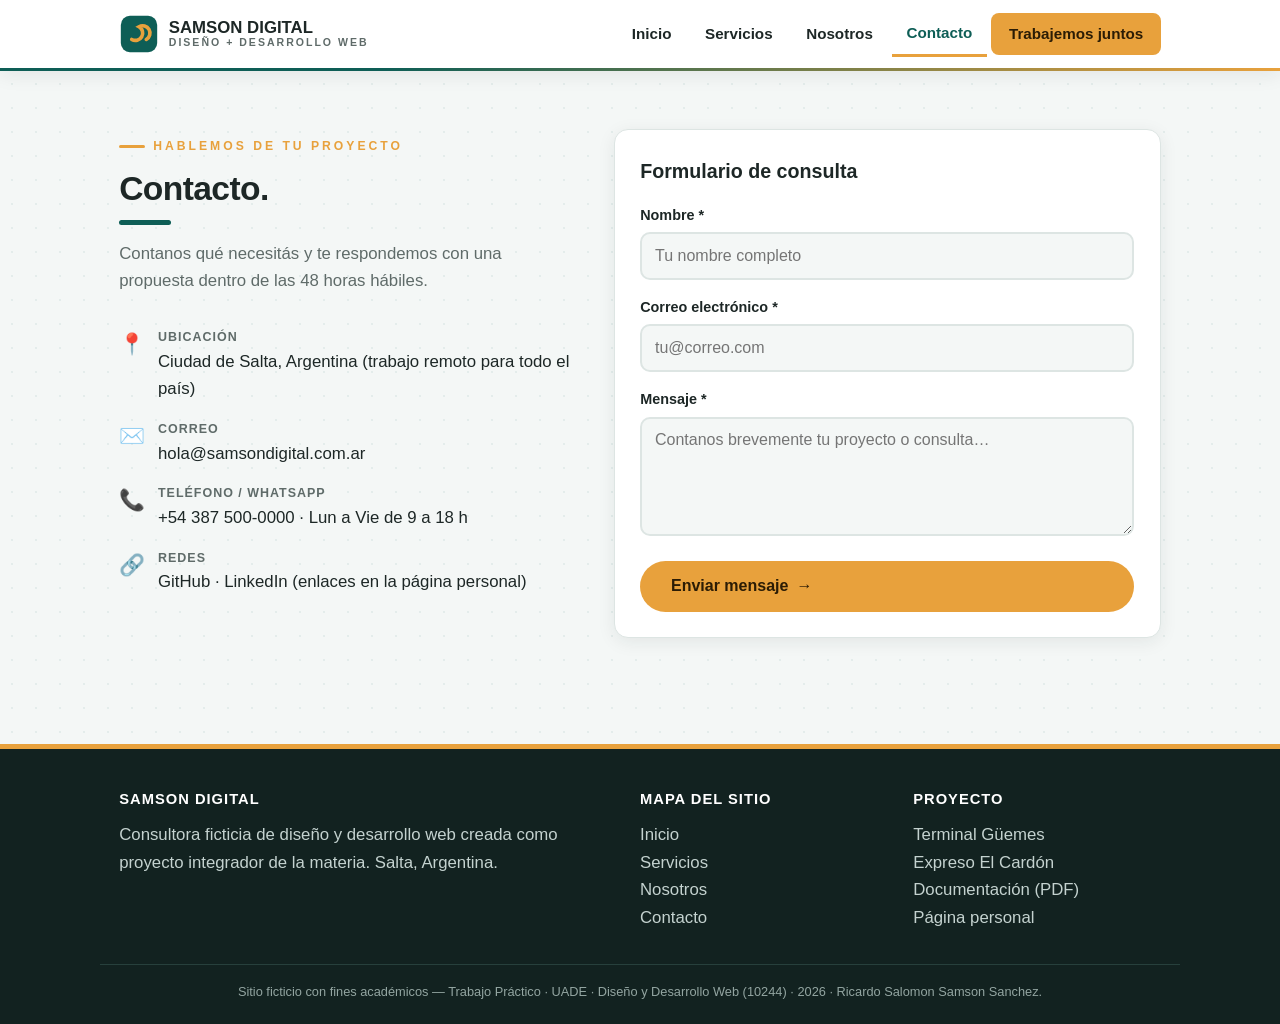
<file: contacto.html>
<!DOCTYPE html>
<html lang="es">
<head>
  <meta charset="UTF-8">
  <meta name="viewport" content="width=device-width, initial-scale=1.0">
  <meta name="description" content="Contacto de Samson Digital: formulario de consultas, correo, teléfono y ubicación en Salta.">
  <title>Contacto — Samson Digital</title>
  <link rel="stylesheet" href="css/consultora.css">
</head>
<body>

  <header class="encabezado">
    <div class="encabezado-interno">
      <a href="index.html" class="logo" aria-label="Samson Digital, ir al inicio">
        <svg class="logo-icono" viewBox="0 0 44 44" role="img" aria-hidden="true">
          <rect x="2" y="2" width="40" height="40" rx="10" fill="#0e5e56"/>
          <path d="M14 28 a8 8 0 1 0 8 -14 a8 8 0 1 1 8 14" fill="none" stroke="#e8a13c" stroke-width="4" stroke-linecap="round"/>
        </svg>
        <span class="logo-texto">SAMSON DIGITAL<small>DISEÑO + DESARROLLO WEB</small></span>
      </a>
      <button class="boton-menu" id="botonMenu" aria-label="Abrir menú de navegación" aria-expanded="false">☰</button>
      <nav class="nav-principal" id="navPrincipal" aria-label="Navegación principal">
        <ul class="nav-lista">
          <li><a href="index.html">Inicio</a></li>
          <li><a href="servicios.html">Servicios</a></li>
          <li><a href="nosotros.html">Nosotros</a></li>
          <li><a href="contacto.html" class="activo">Contacto</a></li>
          <li><a class="nav-cta" href="#formularioConsultora">Trabajemos juntos</a></li>
        </ul>
      </nav>
    </div>
  </header>

  <main>
    <section class="seccion">
      <div class="contenedor dos-columnas">

        <div>
          <p class="kicker">HABLEMOS DE TU PROYECTO</p>
          <h2>Contacto.</h2>
          <p class="intro">Contanos qué necesitás y te respondemos con una propuesta dentro de las 48 horas hábiles.</p>
          <ul class="datos-contacto">
            <li><span class="icono">📍</span><div><strong>Ubicación</strong><p>Ciudad de Salta, Argentina (trabajo remoto para todo el país)</p></div></li>
            <li><span class="icono">✉️</span><div><strong>Correo</strong><p>hola@samsondigital.com.ar</p></div></li>
            <li><span class="icono">📞</span><div><strong>Teléfono / WhatsApp</strong><p>+54 387 500-0000 · Lun a Vie de 9 a 18 h</p></div></li>
            <li><span class="icono">🔗</span><div><strong>Redes</strong><p>GitHub · LinkedIn (enlaces en la página personal)</p></div></li>
          </ul>
        </div>

        <div class="panel">
          <h3 style="margin-bottom:1rem;">Formulario de consulta</h3>
          <!-- Validación hecha con JavaScript propio (js/consultora.js) -->
          <form class="formulario" id="formularioConsultora" novalidate>
            <div>
              <label for="nombre">Nombre *</label>
              <input type="text" id="nombre" name="nombre" placeholder="Tu nombre completo" autocomplete="name">
              <p class="error-campo" id="errorNombre">Escribí tu nombre (mínimo 2 letras).</p>
            </div>
            <div>
              <label for="email">Correo electrónico *</label>
              <input type="email" id="email" name="email" placeholder="tu@correo.com" autocomplete="email">
              <p class="error-campo" id="errorEmail">Ingresá un correo válido, por ejemplo nombre@dominio.com.</p>
            </div>
            <div>
              <label for="mensaje">Mensaje *</label>
              <textarea id="mensaje" name="mensaje" rows="5" placeholder="Contanos brevemente tu proyecto o consulta…"></textarea>
              <p class="error-campo" id="errorMensaje">El mensaje tiene que tener al menos 10 caracteres.</p>
            </div>
            <button type="submit" class="boton boton-primario">Enviar mensaje</button>
            <p class="mensaje-exito" id="mensajeExito" role="status"></p>
          </form>
        </div>

      </div>
    </section>
  </main>

  <footer class="pie">
    <div class="contenedor pie-grilla">
      <div><h4>Samson Digital</h4><p>Consultora ficticia de diseño y desarrollo web creada como proyecto integrador de la materia. Salta, Argentina.</p></div>
      <div><h4>Mapa del sitio</h4><ul><li><a href="index.html">Inicio</a></li><li><a href="servicios.html">Servicios</a></li><li><a href="nosotros.html">Nosotros</a></li><li><a href="contacto.html">Contacto</a></li></ul></div>
      <div><h4>Proyecto</h4><ul><li><a href="terminal/index.html">Terminal Güemes</a></li><li><a href="terminal/linea-cardon/index.html">Expreso El Cardón</a></li><li><a href="docs/carpeta-de-diseno.pdf">Documentación (PDF)</a></li><li><a href="personal/index.html">Página personal</a></li></ul></div>
    </div>
    <p class="legal contenedor">Sitio ficticio con fines académicos — Trabajo Práctico · UADE · Diseño y Desarrollo Web (10244) · 2026 · Ricardo Salomon Samson Sanchez.</p>
  </footer>

  <script src="js/consultora.js"></script>
</body>
</html>
</file>
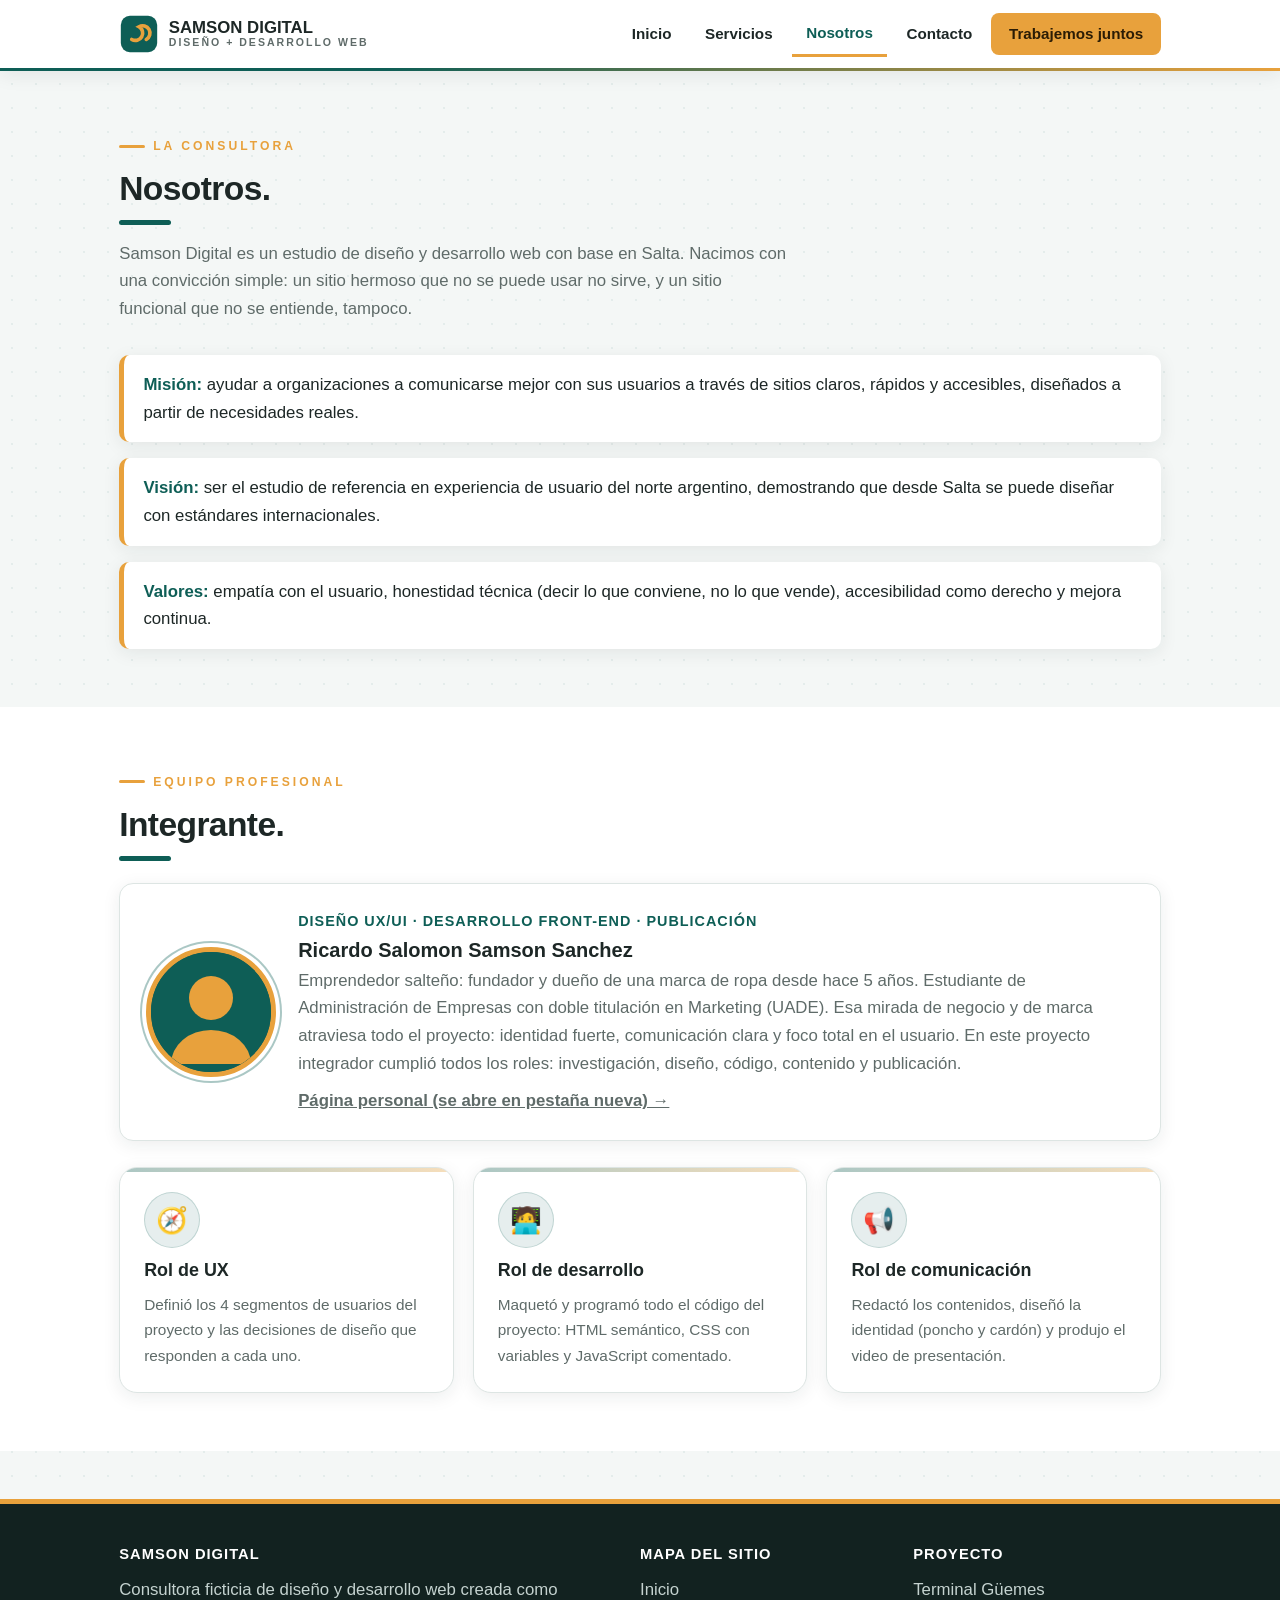
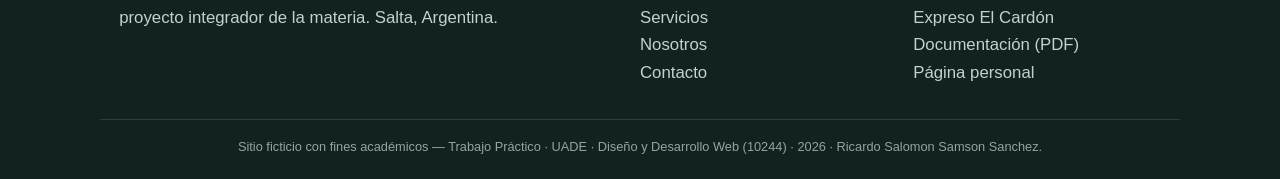
<file: nosotros.html>
<!DOCTYPE html>
<html lang="es">
<head>
  <meta charset="UTF-8">
  <meta name="viewport" content="width=device-width, initial-scale=1.0">
  <meta name="description" content="Nosotros: misión, visión y valores de Samson Digital, y presentación de su integrante Ricardo Samson.">
  <title>Nosotros — Samson Digital</title>
  <link rel="stylesheet" href="css/consultora.css">
</head>
<body>

  <header class="encabezado">
    <div class="encabezado-interno">
      <a href="index.html" class="logo" aria-label="Samson Digital, ir al inicio">
        <svg class="logo-icono" viewBox="0 0 44 44" role="img" aria-hidden="true">
          <rect x="2" y="2" width="40" height="40" rx="10" fill="#0e5e56"/>
          <path d="M14 28 a8 8 0 1 0 8 -14 a8 8 0 1 1 8 14" fill="none" stroke="#e8a13c" stroke-width="4" stroke-linecap="round"/>
        </svg>
        <span class="logo-texto">SAMSON DIGITAL<small>DISEÑO + DESARROLLO WEB</small></span>
      </a>
      <button class="boton-menu" id="botonMenu" aria-label="Abrir menú de navegación" aria-expanded="false">☰</button>
      <nav class="nav-principal" id="navPrincipal" aria-label="Navegación principal">
        <ul class="nav-lista">
          <li><a href="index.html">Inicio</a></li>
          <li><a href="servicios.html">Servicios</a></li>
          <li><a href="nosotros.html" class="activo">Nosotros</a></li>
          <li><a href="contacto.html">Contacto</a></li>
          <li><a class="nav-cta" href="contacto.html">Trabajemos juntos</a></li>
        </ul>
      </nav>
    </div>
  </header>

  <main>
    <section class="seccion">
      <div class="contenedor">
        <p class="kicker">LA CONSULTORA</p>
        <h2>Nosotros.</h2>
        <p class="intro">Samson Digital es un estudio de diseño y desarrollo web con base en Salta. Nacimos con una convicción simple: un sitio hermoso que no se puede usar no sirve, y un sitio funcional que no se entiende, tampoco.</p>

        <ul class="lista-valores">
          <li><strong>Misión:</strong> ayudar a organizaciones a comunicarse mejor con sus usuarios a través de sitios claros, rápidos y accesibles, diseñados a partir de necesidades reales.</li>
          <li><strong>Visión:</strong> ser el estudio de referencia en experiencia de usuario del norte argentino, demostrando que desde Salta se puede diseñar con estándares internacionales.</li>
          <li><strong>Valores:</strong> empatía con el usuario, honestidad técnica (decir lo que conviene, no lo que vende), accesibilidad como derecho y mejora continua.</li>
        </ul>
      </div>
    </section>

    <section class="seccion seccion-alterna">
      <div class="contenedor">
        <p class="kicker">EQUIPO PROFESIONAL</p>
        <h2>Integrante.</h2>

        <div class="ficha-persona" style="margin-top:1.4rem;">
          <div class="avatar" aria-hidden="true">
            <!-- Reemplazar por foto real: <img src="img/ricardo.jpg" alt="Foto de Ricardo Samson"> -->
            <svg viewBox="0 0 120 120"><rect width="120" height="120" fill="#0e5e56"/><circle cx="60" cy="46" r="22" fill="#e8a13c"/><path d="M20 112 a40 34 0 0 1 80 0 Z" fill="#e8a13c"/></svg>
          </div>
          <div>
            <p class="rol">Diseño UX/UI · Desarrollo front-end · Publicación</p>
            <h3>Ricardo Salomon Samson Sanchez</h3>
            <p>Emprendedor salteño: fundador y dueño de una marca de ropa desde hace 5 años. Estudiante de Administración de Empresas con doble titulación en Marketing (UADE). Esa mirada de negocio y de marca atraviesa todo el proyecto: identidad fuerte, comunicación clara y foco total en el usuario. En este proyecto integrador cumplió todos los roles: investigación, diseño, código, contenido y publicación.</p>
            <p style="margin-top:0.6rem;"><a href="personal/index.html" target="_blank" rel="noopener"><strong>Página personal (se abre en pestaña nueva) →</strong></a></p>
          </div>
        </div>

        <div class="grilla grilla-3" style="margin-top:1.6rem;">
          <article class="tarjeta"><span class="icono">🧭</span><h3>Rol de UX</h3><p>Definió los 4 segmentos de usuarios del proyecto y las decisiones de diseño que responden a cada uno.</p></article>
          <article class="tarjeta"><span class="icono">🧑‍💻</span><h3>Rol de desarrollo</h3><p>Maquetó y programó todo el código del proyecto: HTML semántico, CSS con variables y JavaScript comentado.</p></article>
          <article class="tarjeta"><span class="icono">📢</span><h3>Rol de comunicación</h3><p>Redactó los contenidos, diseñó la identidad (poncho y cardón) y produjo el video de presentación.</p></article>
        </div>
      </div>
    </section>
  </main>

  <footer class="pie">
    <div class="contenedor pie-grilla">
      <div><h4>Samson Digital</h4><p>Consultora ficticia de diseño y desarrollo web creada como proyecto integrador de la materia. Salta, Argentina.</p></div>
      <div><h4>Mapa del sitio</h4><ul><li><a href="index.html">Inicio</a></li><li><a href="servicios.html">Servicios</a></li><li><a href="nosotros.html">Nosotros</a></li><li><a href="contacto.html">Contacto</a></li></ul></div>
      <div><h4>Proyecto</h4><ul><li><a href="terminal/index.html">Terminal Güemes</a></li><li><a href="terminal/linea-cardon/index.html">Expreso El Cardón</a></li><li><a href="docs/carpeta-de-diseno.pdf">Documentación (PDF)</a></li><li><a href="personal/index.html">Página personal</a></li></ul></div>
    </div>
    <p class="legal contenedor">Sitio ficticio con fines académicos — Trabajo Práctico · UADE · Diseño y Desarrollo Web (10244) · 2026 · Ricardo Salomon Samson Sanchez.</p>
  </footer>

  <script src="js/consultora.js"></script>
</body>
</html>
</file>
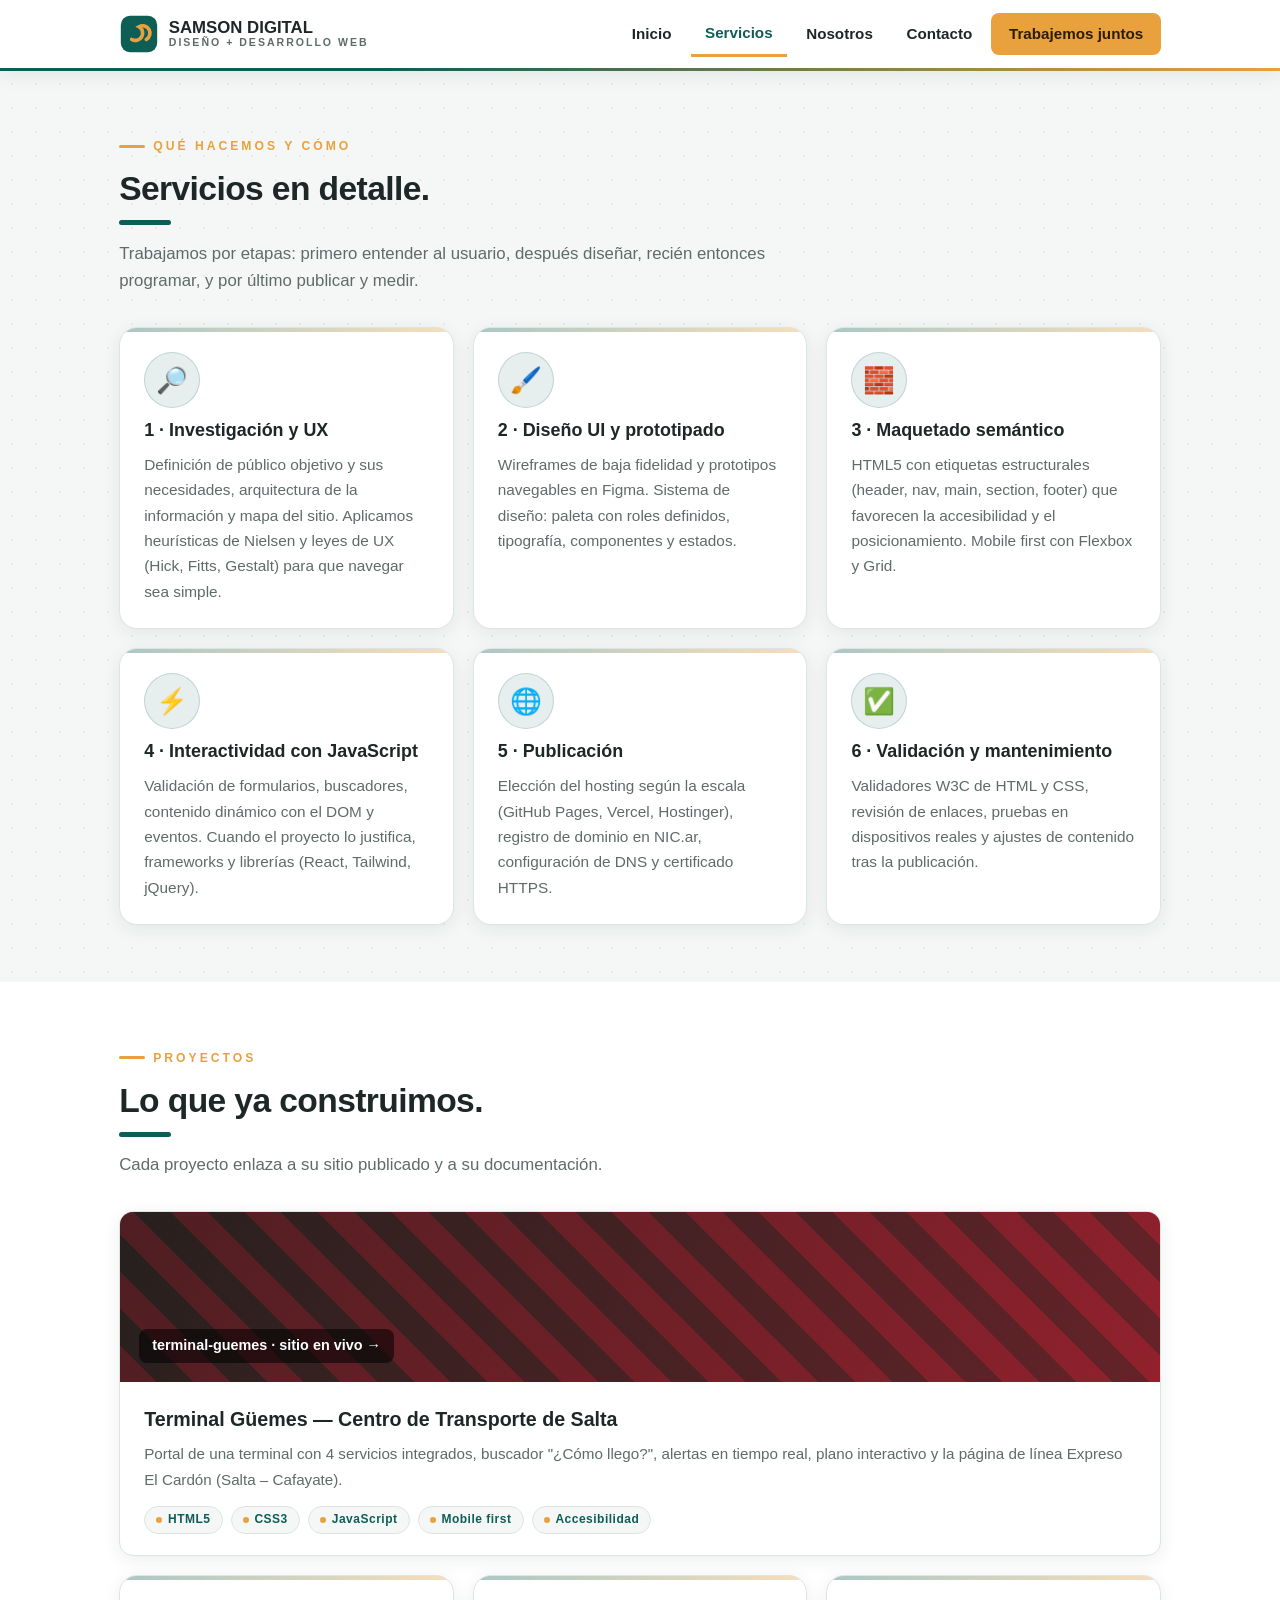
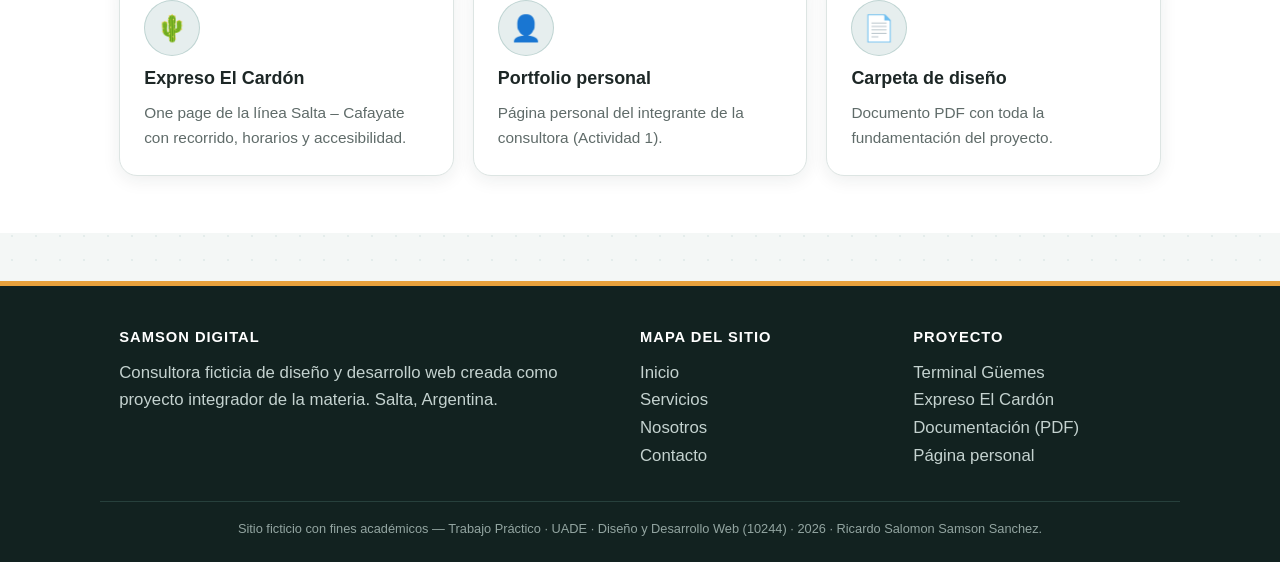
<file: servicios.html>
<!DOCTYPE html>
<html lang="es">
<head>
  <meta charset="UTF-8">
  <meta name="viewport" content="width=device-width, initial-scale=1.0">
  <meta name="description" content="Servicios de Samson Digital: diseño UX/UI, desarrollo front-end, publicación y dominios, y proyectos realizados.">
  <title>Servicios — Samson Digital</title>
  <link rel="stylesheet" href="css/consultora.css">
</head>
<body>

  <header class="encabezado">
    <div class="encabezado-interno">
      <a href="index.html" class="logo" aria-label="Samson Digital, ir al inicio">
        <svg class="logo-icono" viewBox="0 0 44 44" role="img" aria-hidden="true">
          <rect x="2" y="2" width="40" height="40" rx="10" fill="#0e5e56"/>
          <path d="M14 28 a8 8 0 1 0 8 -14 a8 8 0 1 1 8 14" fill="none" stroke="#e8a13c" stroke-width="4" stroke-linecap="round"/>
        </svg>
        <span class="logo-texto">SAMSON DIGITAL<small>DISEÑO + DESARROLLO WEB</small></span>
      </a>
      <button class="boton-menu" id="botonMenu" aria-label="Abrir menú de navegación" aria-expanded="false">☰</button>
      <nav class="nav-principal" id="navPrincipal" aria-label="Navegación principal">
        <ul class="nav-lista">
          <li><a href="index.html">Inicio</a></li>
          <li><a href="servicios.html" class="activo">Servicios</a></li>
          <li><a href="nosotros.html">Nosotros</a></li>
          <li><a href="contacto.html">Contacto</a></li>
          <li><a class="nav-cta" href="contacto.html">Trabajemos juntos</a></li>
        </ul>
      </nav>
    </div>
  </header>

  <main>
    <section class="seccion">
      <div class="contenedor">
        <p class="kicker">QUÉ HACEMOS Y CÓMO</p>
        <h2>Servicios en detalle.</h2>
        <p class="intro">Trabajamos por etapas: primero entender al usuario, después diseñar, recién entonces programar, y por último publicar y medir.</p>

        <div class="grilla grilla-3">
          <article class="tarjeta">
            <span class="icono">🔎</span>
            <h3>1 · Investigación y UX</h3>
            <p>Definición de público objetivo y sus necesidades, arquitectura de la información y mapa del sitio. Aplicamos heurísticas de Nielsen y leyes de UX (Hick, Fitts, Gestalt) para que navegar sea simple.</p>
          </article>
          <article class="tarjeta">
            <span class="icono">🖌️</span>
            <h3>2 · Diseño UI y prototipado</h3>
            <p>Wireframes de baja fidelidad y prototipos navegables en Figma. Sistema de diseño: paleta con roles definidos, tipografía, componentes y estados.</p>
          </article>
          <article class="tarjeta">
            <span class="icono">🧱</span>
            <h3>3 · Maquetado semántico</h3>
            <p>HTML5 con etiquetas estructurales (header, nav, main, section, footer) que favorecen la accesibilidad y el posicionamiento. Mobile first con Flexbox y Grid.</p>
          </article>
          <article class="tarjeta">
            <span class="icono">⚡</span>
            <h3>4 · Interactividad con JavaScript</h3>
            <p>Validación de formularios, buscadores, contenido dinámico con el DOM y eventos. Cuando el proyecto lo justifica, frameworks y librerías (React, Tailwind, jQuery).</p>
          </article>
          <article class="tarjeta">
            <span class="icono">🌐</span>
            <h3>5 · Publicación</h3>
            <p>Elección del hosting según la escala (GitHub Pages, Vercel, Hostinger), registro de dominio en NIC.ar, configuración de DNS y certificado HTTPS.</p>
          </article>
          <article class="tarjeta">
            <span class="icono">✅</span>
            <h3>6 · Validación y mantenimiento</h3>
            <p>Validadores W3C de HTML y CSS, revisión de enlaces, pruebas en dispositivos reales y ajustes de contenido tras la publicación.</p>
          </article>
        </div>
      </div>
    </section>

    <section class="seccion seccion-alterna" id="proyectos">
      <div class="contenedor">
        <p class="kicker">PROYECTOS</p>
        <h2>Lo que ya construimos.</h2>
        <p class="intro">Cada proyecto enlaza a su sitio publicado y a su documentación.</p>

        <a class="proyecto-destacado" href="terminal/index.html">
          <div class="proyecto-portada"><span>terminal-guemes · sitio en vivo →</span></div>
          <div class="proyecto-cuerpo">
            <h3>Terminal Güemes — Centro de Transporte de Salta</h3>
            <p>Portal de una terminal con 4 servicios integrados, buscador "¿Cómo llego?", alertas en tiempo real, plano interactivo y la página de línea Expreso El Cardón (Salta – Cafayate).</p>
            <div class="etiquetas"><span>HTML5</span><span>CSS3</span><span>JavaScript</span><span>Mobile first</span><span>Accesibilidad</span></div>
          </div>
        </a>

        <div class="grilla grilla-3" style="margin-top:1.2rem;">
          <a class="tarjeta" href="terminal/linea-cardon/index.html" style="text-decoration:none;"><span class="icono">🌵</span><h3>Expreso El Cardón</h3><p>One page de la línea Salta – Cafayate con recorrido, horarios y accesibilidad.</p></a>
          <a class="tarjeta" href="personal/index.html" style="text-decoration:none;"><span class="icono">👤</span><h3>Portfolio personal</h3><p>Página personal del integrante de la consultora (Actividad 1).</p></a>
          <a class="tarjeta" href="docs/carpeta-de-diseno.pdf" style="text-decoration:none;"><span class="icono">📄</span><h3>Carpeta de diseño</h3><p>Documento PDF con toda la fundamentación del proyecto.</p></a>
        </div>
      </div>
    </section>
  </main>

  <footer class="pie">
    <div class="contenedor pie-grilla">
      <div><h4>Samson Digital</h4><p>Consultora ficticia de diseño y desarrollo web creada como proyecto integrador de la materia. Salta, Argentina.</p></div>
      <div><h4>Mapa del sitio</h4><ul><li><a href="index.html">Inicio</a></li><li><a href="servicios.html">Servicios</a></li><li><a href="nosotros.html">Nosotros</a></li><li><a href="contacto.html">Contacto</a></li></ul></div>
      <div><h4>Proyecto</h4><ul><li><a href="terminal/index.html">Terminal Güemes</a></li><li><a href="terminal/linea-cardon/index.html">Expreso El Cardón</a></li><li><a href="docs/carpeta-de-diseno.pdf">Documentación (PDF)</a></li><li><a href="personal/index.html">Página personal</a></li></ul></div>
    </div>
    <p class="legal contenedor">Sitio ficticio con fines académicos — Trabajo Práctico · UADE · Diseño y Desarrollo Web (10244) · 2026 · Ricardo Salomon Samson Sanchez.</p>
  </footer>

  <script src="js/consultora.js"></script>
</body>
</html>
</file>
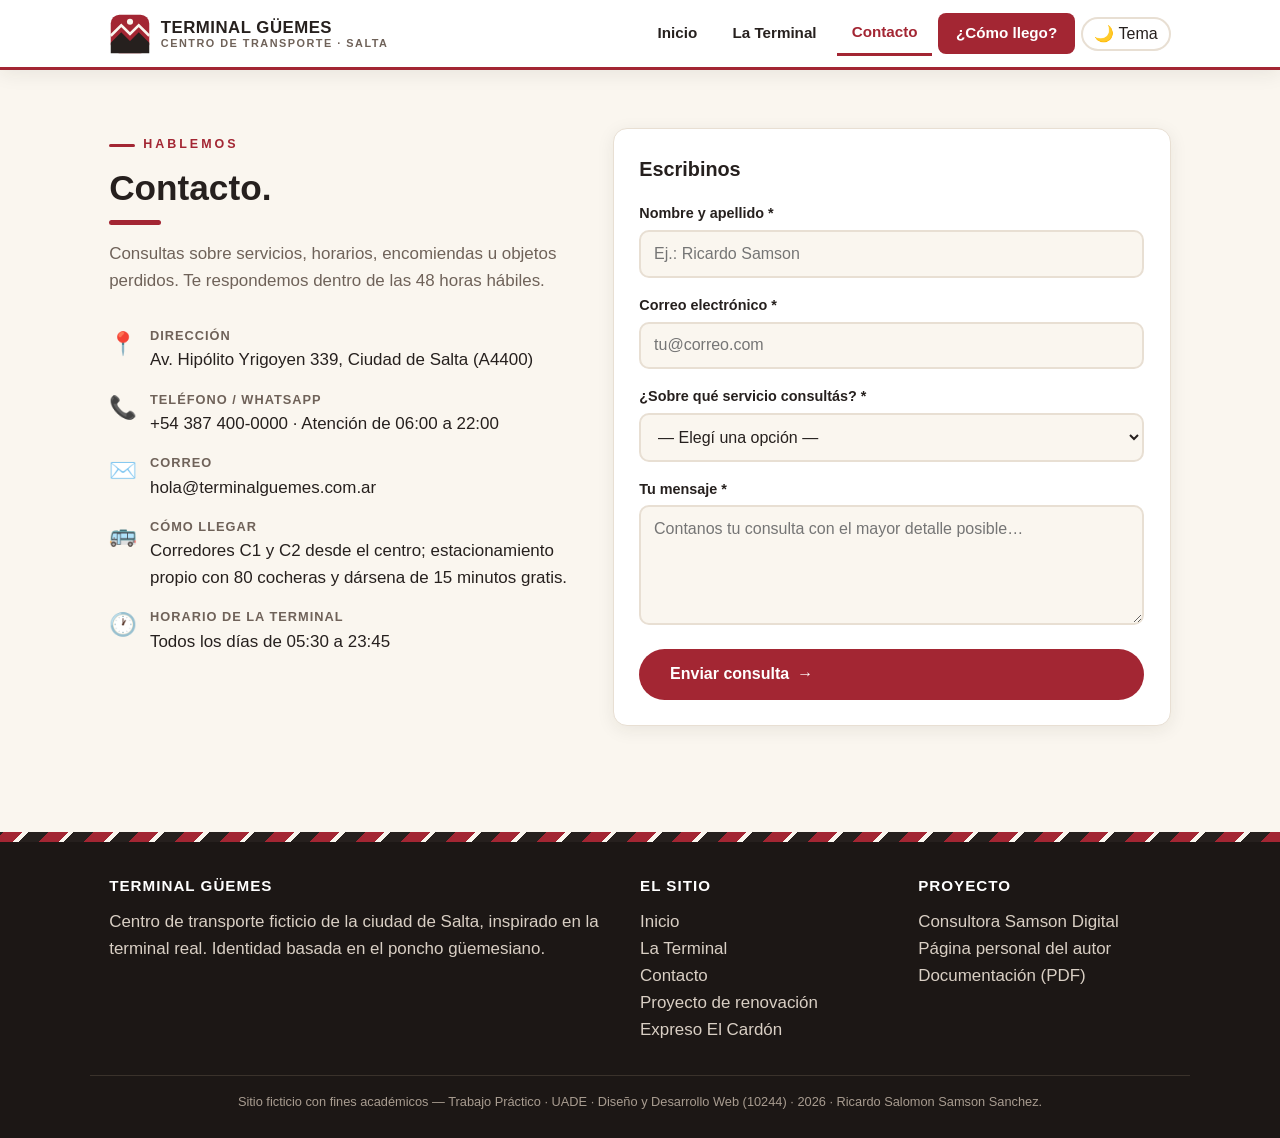
<file: terminal/contacto.html>
<!DOCTYPE html>
<html lang="es" data-tema="claro">
<head>
  <meta charset="UTF-8">
  <meta name="viewport" content="width=device-width, initial-scale=1.0">
  <meta name="description" content="Contacto de la Terminal Güemes: formulario de consultas, teléfonos, correo, dirección y cómo llegar a la terminal.">
  <title>Contacto — Terminal Güemes · Salta</title>
  <link rel="stylesheet" href="css/estilos.css">
</head>
<body>

  <header class="encabezado">
    <div class="encabezado-interno">
      <a href="index.html" class="logo" aria-label="Terminal Güemes, ir al inicio">
        <svg class="logo-icono" viewBox="0 0 48 48" role="img" aria-hidden="true">
          <rect x="2" y="2" width="44" height="44" rx="10" fill="#a32633"/>
          <path d="M2 34 L14 22 L24 32 L34 22 L46 34 L46 46 L2 46 Z" fill="#26201e"/>
          <path d="M2 26 L14 14 L24 24 L34 14 L46 26" fill="none" stroke="#faf6ef" stroke-width="3"/>
          <circle cx="24" cy="10" r="3.5" fill="#faf6ef"/>
        </svg>
        <span class="logo-texto">TERMINAL GÜEMES<small>CENTRO DE TRANSPORTE · SALTA</small></span>
      </a>
      <button class="boton-menu" id="botonMenu" aria-label="Abrir menú de navegación" aria-expanded="false">☰</button>
      <nav class="nav-principal" id="navPrincipal" aria-label="Navegación principal">
        <ul class="nav-lista">
          <li><a href="index.html">Inicio</a></li>
          <li><a href="la-terminal.html">La Terminal</a></li>
          <li><a href="contacto.html" class="activo">Contacto</a></li>
          <li><a class="nav-cta" href="index.html#como-llego">¿Cómo llego?</a></li>
          <li><button class="boton-tema" id="botonTema" aria-label="Cambiar entre modo claro y oscuro">🌙 Tema</button></li>
        </ul>
      </nav>
    </div>
  </header>

  <main>
    <section class="seccion">
      <div class="contenedor dos-columnas">

        <!-- Columna 1: datos de contacto y cómo llegar -->
        <div>
          <p class="kicker">HABLEMOS</p>
          <h2>Contacto.</h2>
          <p class="intro">Consultas sobre servicios, horarios, encomiendas u objetos perdidos. Te respondemos dentro de las 48 horas hábiles.</p>

          <ul class="datos-contacto">
            <li><span class="icono">📍</span><div><strong>Dirección</strong><p>Av. Hipólito Yrigoyen 339, Ciudad de Salta (A4400)</p></div></li>
            <li><span class="icono">📞</span><div><strong>Teléfono / WhatsApp</strong><p>+54 387 400-0000 · Atención de 06:00 a 22:00</p></div></li>
            <li><span class="icono">✉️</span><div><strong>Correo</strong><p>hola@terminalguemes.com.ar</p></div></li>
            <li><span class="icono">🚌</span><div><strong>Cómo llegar</strong><p>Corredores C1 y C2 desde el centro; estacionamiento propio con 80 cocheras y dársena de 15 minutos gratis.</p></div></li>
            <li><span class="icono">🕐</span><div><strong>Horario de la terminal</strong><p>Todos los días de 05:30 a 23:45</p></div></li>
          </ul>
        </div>

        <!-- Columna 2: formulario con validación en JavaScript -->
        <div class="panel">
          <h3 style="margin-bottom:1rem;">Escribinos</h3>

          <!-- novalidate: desactiva la validación automática del navegador
               para que la haga nuestro JavaScript y podamos mostrar
               mensajes de error propios, claros y en español. -->
          <form class="formulario-contacto" id="formularioContacto" novalidate>
            <div>
              <label for="nombre">Nombre y apellido *</label>
              <input type="text" id="nombre" name="nombre" placeholder="Ej.: Ricardo Samson" autocomplete="name">
              <p class="error-campo" id="errorNombre">Escribí tu nombre (mínimo 2 letras).</p>
            </div>

            <div>
              <label for="email">Correo electrónico *</label>
              <input type="email" id="email" name="email" placeholder="tu@correo.com" autocomplete="email">
              <p class="error-campo" id="errorEmail">Ingresá un correo válido, por ejemplo nombre@dominio.com.</p>
            </div>

            <div>
              <label for="servicio">¿Sobre qué servicio consultás? *</label>
              <select id="servicio" name="servicio">
                <option value="">— Elegí una opción —</option>
                <option value="c1">C1 · Centro – San Lorenzo</option>
                <option value="c2">C2 · Centro – Cerro San Bernardo</option>
                <option value="v1">V1 · Valle de Lerma</option>
                <option value="ec">EC · Expreso El Cardón (Cafayate)</option>
                <option value="terminal">La terminal (instalaciones, objetos perdidos)</option>
              </select>
              <p class="error-campo" id="errorServicio">Elegí el servicio sobre el que querés consultar.</p>
            </div>

            <div>
              <label for="mensaje">Tu mensaje *</label>
              <textarea id="mensaje" name="mensaje" rows="5" placeholder="Contanos tu consulta con el mayor detalle posible…"></textarea>
              <p class="error-campo" id="errorMensaje">El mensaje tiene que tener al menos 10 caracteres.</p>
            </div>

            <button type="submit" class="boton boton-primario">Enviar consulta</button>

            <!-- Confirmación visible tras validar: el usuario siempre sabe
                 que su acción funcionó (visibilidad del estado del sistema). -->
            <p class="mensaje-exito" id="mensajeExito" role="status"></p>
          </form>
        </div>

      </div>
    </section>
  </main>

  <footer class="pie">
    <div class="contenedor pie-grilla">
      <div>
        <h4>Terminal Güemes</h4>
        <p>Centro de transporte ficticio de la ciudad de Salta, inspirado en la terminal real. Identidad basada en el poncho güemesiano.</p>
      </div>
      <div>
        <h4>El sitio</h4>
        <ul>
          <li><a href="index.html">Inicio</a></li>
          <li><a href="la-terminal.html">La Terminal</a></li>
          <li><a href="contacto.html">Contacto</a></li>
          <li><a href="la-terminal.html#renovacion">Proyecto de renovación</a></li>
          <li><a href="linea-cardon/index.html">Expreso El Cardón</a></li>
        </ul>
      </div>
      <div>
        <h4>Proyecto</h4>
        <ul>
          <li><a href="../index.html">Consultora Samson Digital</a></li>
          <li><a href="../personal/index.html">Página personal del autor</a></li>
          <li><a href="../docs/carpeta-de-diseno.pdf">Documentación (PDF)</a></li>
        </ul>
      </div>
    </div>
    <p class="legal contenedor">Sitio ficticio con fines académicos — Trabajo Práctico · UADE · Diseño y Desarrollo Web (10244) · 2026 · Ricardo Salomon Samson Sanchez.</p>
  </footer>

  <script src="js/terminal.js"></script>
</body>
</html>
</file>
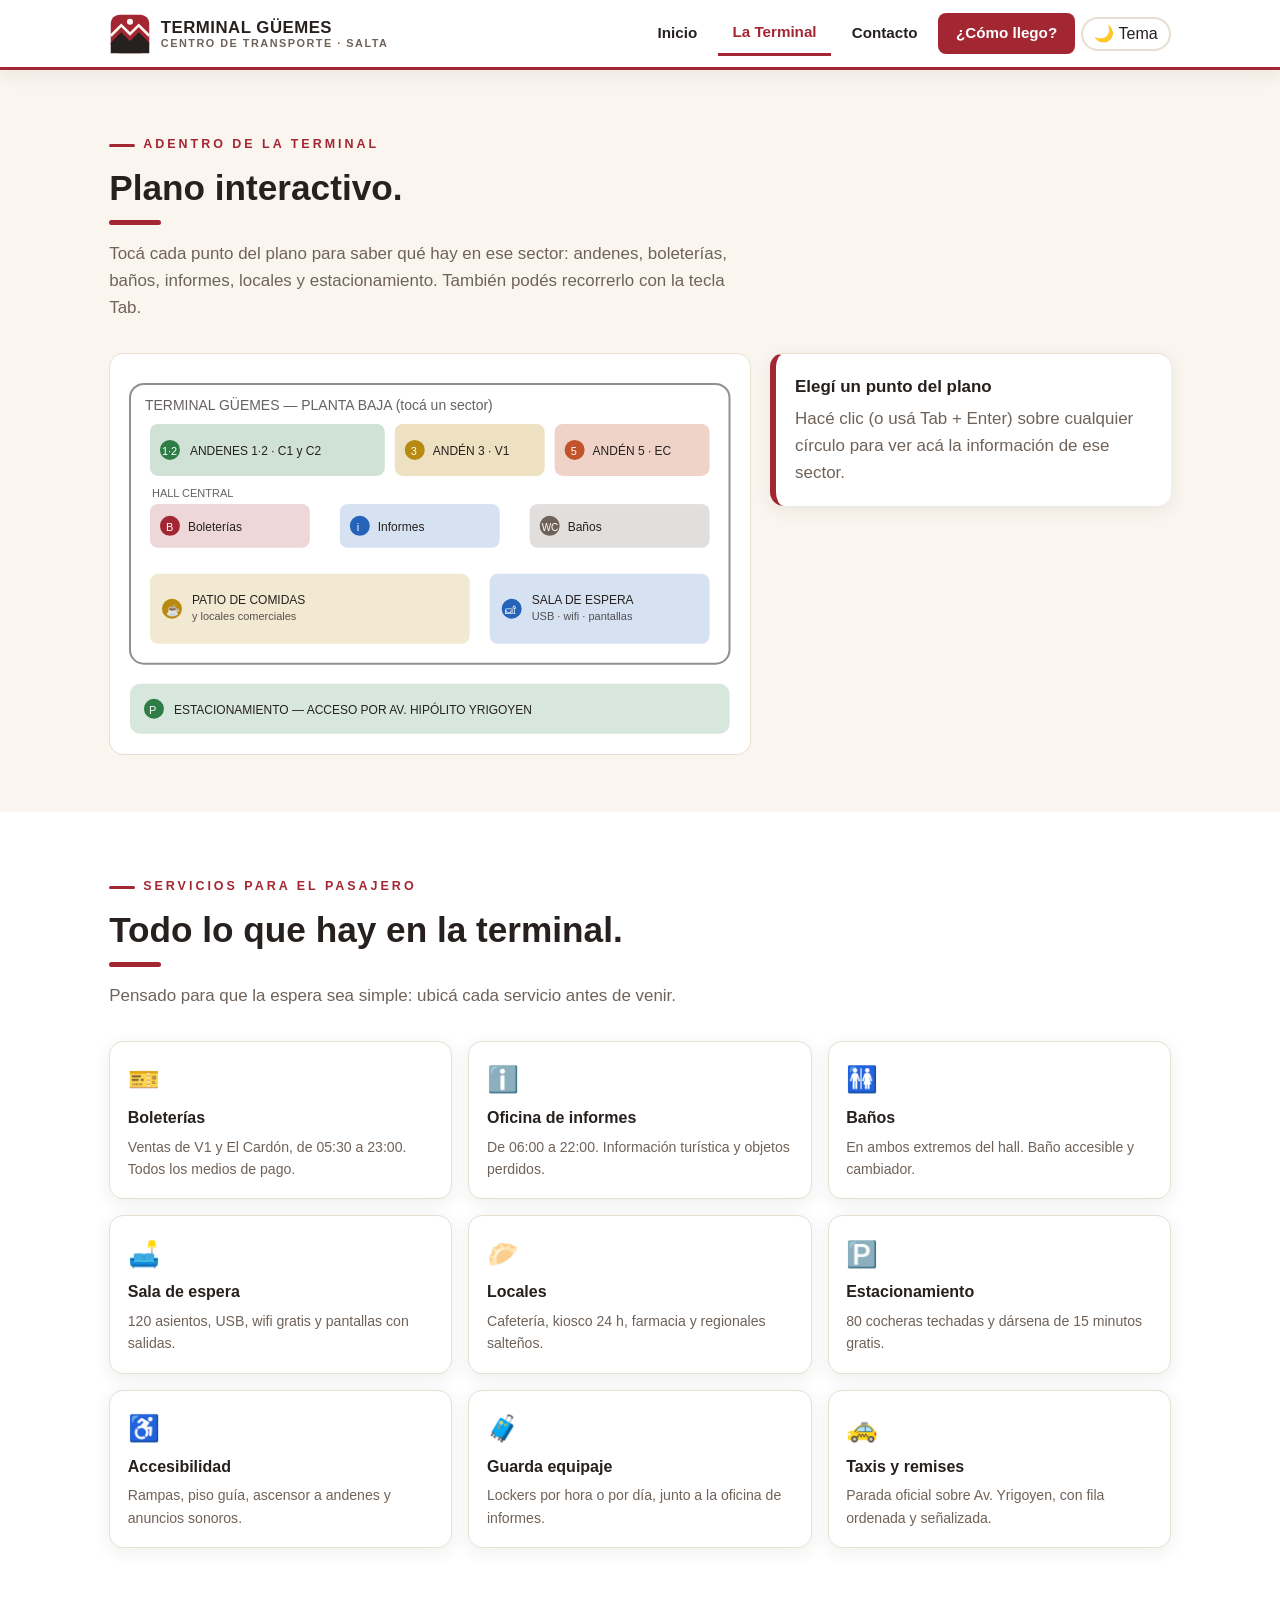
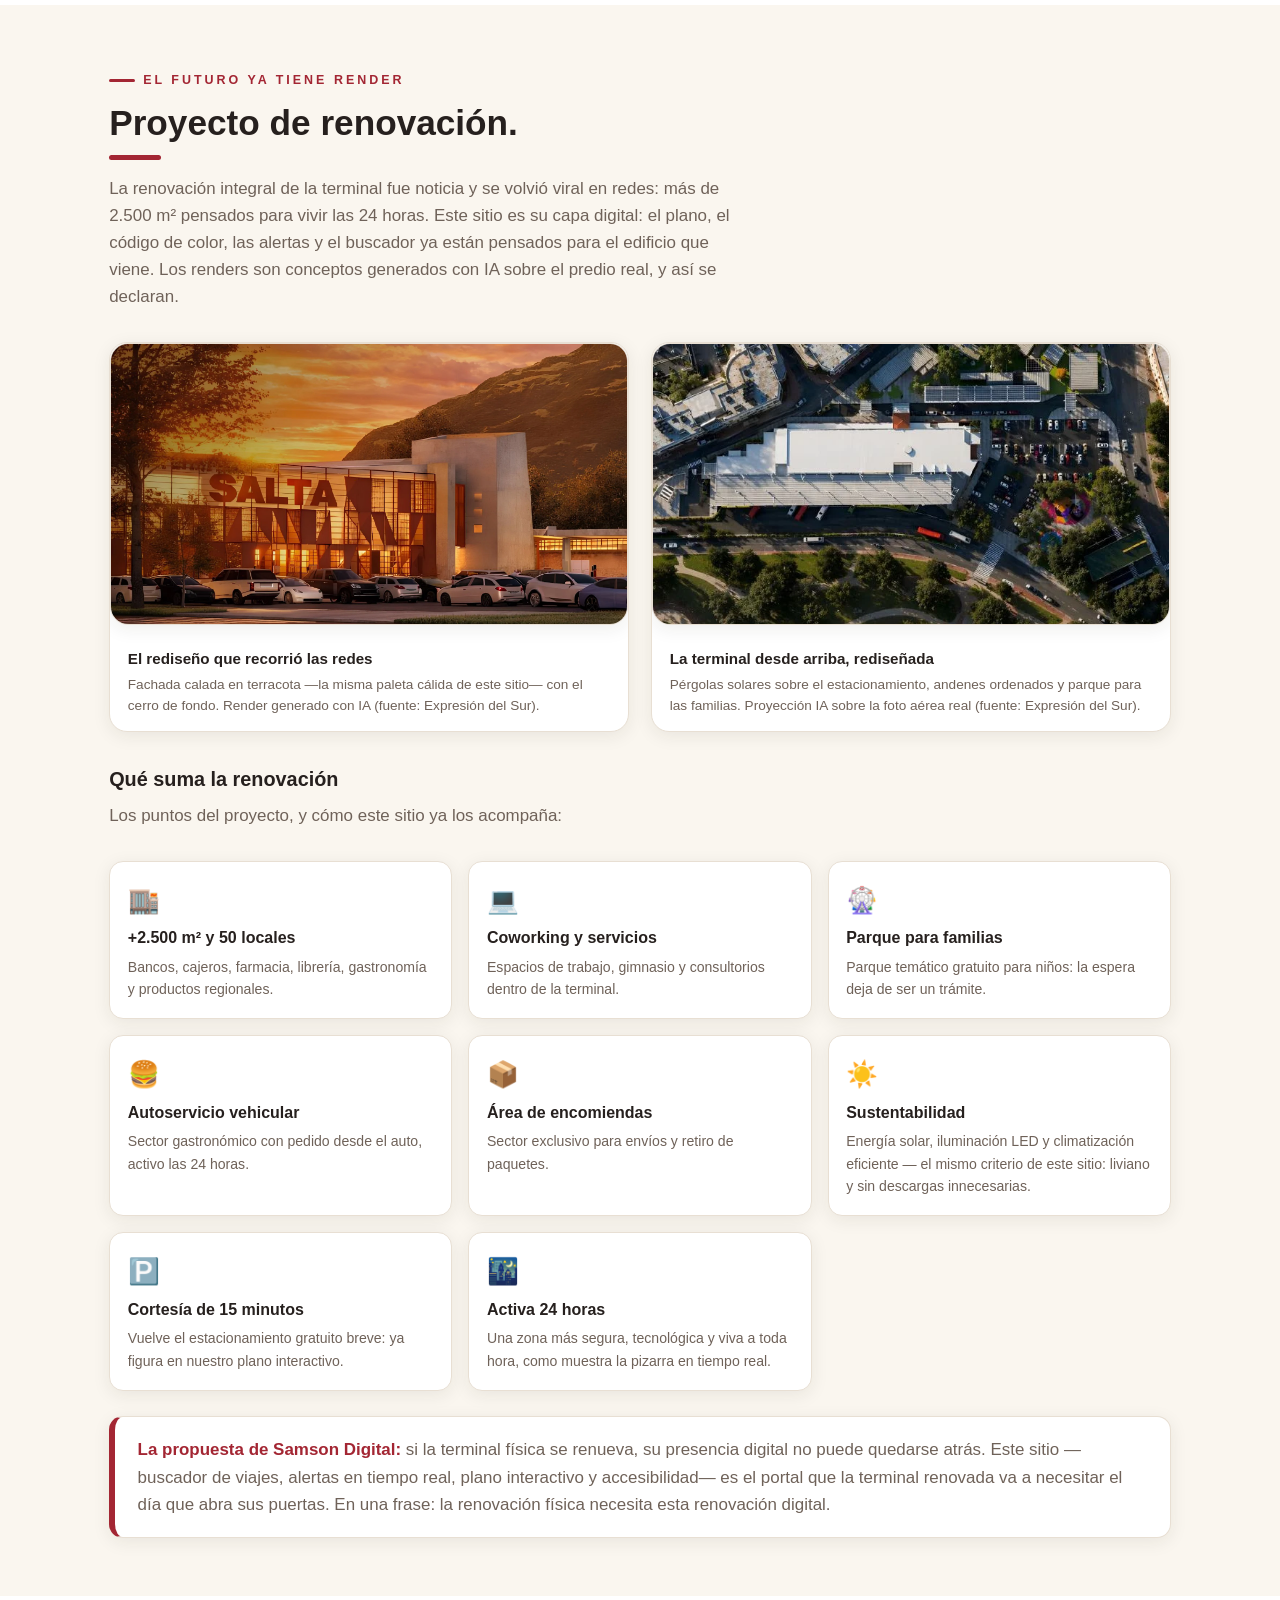
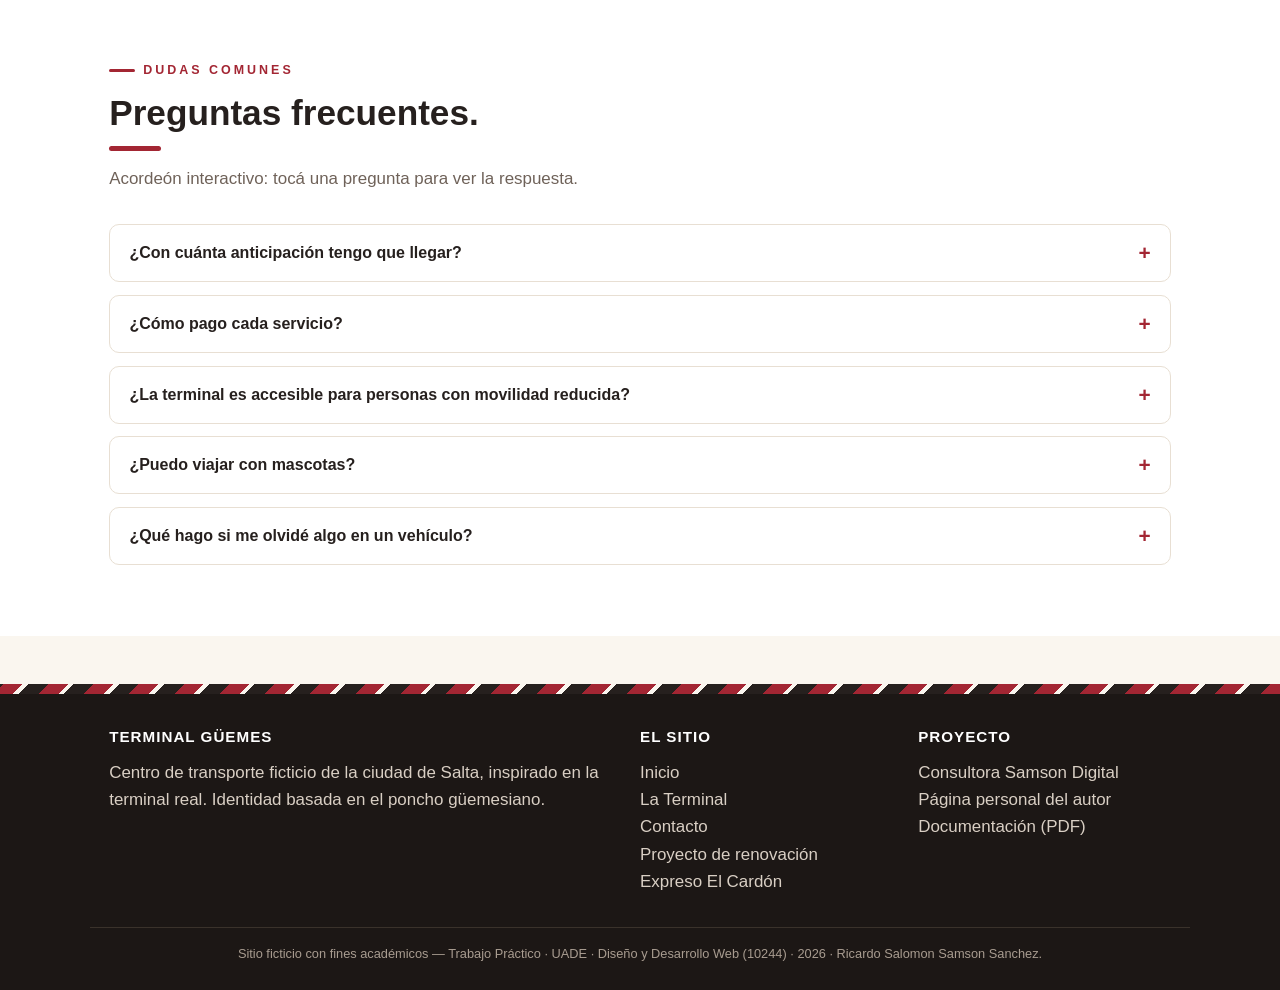
<file: terminal/la-terminal.html>
<!DOCTYPE html>
<html lang="es" data-tema="claro">
<head>
  <meta charset="UTF-8">
  <meta name="viewport" content="width=device-width, initial-scale=1.0">
  <meta name="description" content="Servicios de la Terminal Güemes: plano interactivo, boleterías, baños, informes, locales, sala de espera, estacionamiento, el proyecto de renovación de la terminal y preguntas frecuentes.">
  <title>La Terminal — Terminal Güemes · Salta</title>
  <link rel="stylesheet" href="css/estilos.css">
</head>
<body>

  <header class="encabezado">
    <div class="encabezado-interno">
      <a href="index.html" class="logo" aria-label="Terminal Güemes, ir al inicio">
        <svg class="logo-icono" viewBox="0 0 48 48" role="img" aria-hidden="true">
          <rect x="2" y="2" width="44" height="44" rx="10" fill="#a32633"/>
          <path d="M2 34 L14 22 L24 32 L34 22 L46 34 L46 46 L2 46 Z" fill="#26201e"/>
          <path d="M2 26 L14 14 L24 24 L34 14 L46 26" fill="none" stroke="#faf6ef" stroke-width="3"/>
          <circle cx="24" cy="10" r="3.5" fill="#faf6ef"/>
        </svg>
        <span class="logo-texto">TERMINAL GÜEMES<small>CENTRO DE TRANSPORTE · SALTA</small></span>
      </a>
      <button class="boton-menu" id="botonMenu" aria-label="Abrir menú de navegación" aria-expanded="false">☰</button>
      <nav class="nav-principal" id="navPrincipal" aria-label="Navegación principal">
        <ul class="nav-lista">
          <li><a href="index.html">Inicio</a></li>
          <li><a href="la-terminal.html" class="activo">La Terminal</a></li>
          <li><a href="contacto.html">Contacto</a></li>
          <li><a class="nav-cta" href="index.html#como-llego">¿Cómo llego?</a></li>
          <li><button class="boton-tema" id="botonTema" aria-label="Cambiar entre modo claro y oscuro">🌙 Tema</button></li>
        </ul>
      </nav>
    </div>
  </header>

  <main>

    <!-- ================= PLANO INTERACTIVO ================= -->
    <section class="seccion" id="plano">
      <div class="contenedor">
        <p class="kicker">ADENTRO DE LA TERMINAL</p>
        <h2>Plano interactivo.</h2>
        <p class="intro">Tocá cada punto del plano para saber qué hay en ese sector: andenes, boleterías, baños, informes, locales y estacionamiento. También podés recorrerlo con la tecla Tab.</p>

        <div class="plano-caja">
          <!-- Plano en SVG: cada SECTOR COMPLETO es un botón (grupo <g> con
               tabindex=0 + role=button). La zona entera es clickeable —
               objetivos grandes, Ley de Fitts—. Los datos van en atributos
               data-* y los lee js/terminal.js. Cada zona tiene un id para
               poder enlazarla directo desde otras páginas (deep link con #). -->
          <svg class="plano-svg" viewBox="0 0 640 400" role="group" aria-label="Plano esquemático de la Terminal Güemes">
            <!-- Edificio (decorativo, no interactivo) -->
            <rect x="20" y="30" width="600" height="280" rx="14" fill="none" stroke="currentColor" stroke-width="2" opacity="0.5"/>
            <text x="35" y="56" font-size="14" fill="currentColor" opacity="0.7">TERMINAL GÜEMES — PLANTA BAJA (tocá un sector)</text>

            <!-- ===== FRANJA DE ANDENES ===== -->
            <g class="punto-plano" id="zona-andenes-urbanos" tabindex="0" role="button" aria-label="Andenes 1 y 2, servicios urbanos C1 y C2"
               data-titulo="Andenes 1 y 2 — Urbanos (C1 · C2)"
               data-detalle="C1 a San Lorenzo (cada 12 min) y C2 al Cerro San Bernardo y el teleférico (cada 20 min). Se abona con tarjeta SUBE arriba del vehículo. Primer servicio 05:30, último 23:45.">
              <rect class="zona" x="40" y="70" width="235" height="52" rx="8" fill="#2e7d46" opacity="0.22"/>
              <circle cx="60" cy="96" r="10" fill="#2e7d46"/>
              <text x="52" y="101" font-size="11" fill="#fff">1·2</text>
              <text x="80" y="101" font-size="12" fill="currentColor">ANDENES 1·2 · C1 y C2</text>
            </g>

            <g class="punto-plano" id="zona-anden-v1" tabindex="0" role="button" aria-label="Andén 3, interurbano V1 Valle de Lerma"
               data-titulo="Andén 3 — V1 · Valle de Lerma"
               data-detalle="Interurbano a Cerrillos, El Carril y Chicoana, cada 30 minutos. Pasajes en boletería o a bordo. Espacio para bultos y bicicletas según disponibilidad.">
              <rect class="zona" x="285" y="70" width="150" height="52" rx="8" fill="#b98a12" opacity="0.25"/>
              <circle cx="305" cy="96" r="10" fill="#b98a12"/>
              <text x="301" y="101" font-size="11" fill="#fff">3</text>
              <text x="323" y="101" font-size="12" fill="currentColor">ANDÉN 3 · V1</text>
            </g>

            <g class="punto-plano" id="zona-anden-ec" tabindex="0" role="button" aria-label="Andén 5, Expreso El Cardón a Cafayate"
               data-titulo="Andén 5 — Expreso El Cardón"
               data-detalle="Media distancia a Cafayate por RN 68 (6 salidas diarias). Preembarque 15 minutos antes; cierra 5 minutos antes de la salida. Bodega para equipaje y espacio para silla de ruedas en todas las unidades.">
              <rect class="zona" x="445" y="70" width="155" height="52" rx="8" fill="#c2542b" opacity="0.25"/>
              <circle cx="465" cy="96" r="10" fill="#c2542b"/>
              <text x="461" y="101" font-size="11" fill="#fff">5</text>
              <text x="483" y="101" font-size="12" fill="currentColor">ANDÉN 5 · EC</text>
            </g>

            <!-- ===== HALL CENTRAL ===== -->
            <text x="42" y="143" font-size="11" fill="currentColor" opacity="0.7">HALL CENTRAL</text>

            <g class="punto-plano" id="zona-boleterias" tabindex="0" role="button" aria-label="Boleterías"
               data-titulo="Boleterías — Hall central"
               data-detalle="Venta de pasajes de V1 y Expreso El Cardón. Lunes a domingo de 05:30 a 23:00. Medios de pago: efectivo, débito, crédito y billeteras virtuales.">
              <rect class="zona" x="40" y="150" width="160" height="44" rx="8" fill="#a32633" opacity="0.18"/>
              <circle cx="60" cy="172" r="10" fill="#a32633"/>
              <text x="56" y="177" font-size="11" fill="#fff">B</text>
              <text x="78" y="177" font-size="12" fill="currentColor">Boleterías</text>
            </g>

            <g class="punto-plano" id="zona-informes" tabindex="0" role="button" aria-label="Oficina de informes"
               data-titulo="Oficina de informes"
               data-detalle="Personal de atención de 06:00 a 22:00. Información turística de Salta, mapas gratuitos del Valle de Lerma, guarda equipaje y objetos perdidos.">
              <rect class="zona" x="230" y="150" width="160" height="44" rx="8" fill="#2563b8" opacity="0.18"/>
              <circle cx="250" cy="172" r="10" fill="#2563b8"/>
              <text x="247" y="177" font-size="11" fill="#fff">i</text>
              <text x="268" y="177" font-size="12" fill="currentColor">Informes</text>
            </g>

            <g class="punto-plano" id="zona-banos" tabindex="0" role="button" aria-label="Baños y baños accesibles"
               data-titulo="Baños"
               data-detalle="Sanitarios en ambos extremos del hall, con baño accesible y cambiador para bebés. Abiertos durante toda la franja de operación de la terminal (05:30 a 23:45).">
              <rect class="zona" x="420" y="150" width="180" height="44" rx="8" fill="#6f6259" opacity="0.2"/>
              <circle cx="440" cy="172" r="10" fill="#6f6259"/>
              <text x="432" y="177" font-size="10" fill="#fff">WC</text>
              <text x="458" y="177" font-size="12" fill="currentColor">Baños</text>
            </g>

            <!-- ===== FRANJA INFERIOR ===== -->
            <g class="punto-plano" id="zona-locales" tabindex="0" role="button" aria-label="Patio de comidas y locales"
               data-titulo="Patio de comidas y locales"
               data-detalle="Ocho locales: cafetería, sandwichería, kiosco 24 h, farmacia y regionales (¡empanadas salteñas!). Cajero automático junto a la farmacia.">
              <rect class="zona" x="40" y="220" width="320" height="70" rx="8" fill="#b98a12" opacity="0.18"/>
              <circle cx="62" cy="255" r="10" fill="#b98a12"/>
              <text x="56" y="260" font-size="11" fill="#fff">☕</text>
              <text x="82" y="250" font-size="12" fill="currentColor">PATIO DE COMIDAS</text>
              <text x="82" y="266" font-size="11" fill="currentColor" opacity="0.75">y locales comerciales</text>
            </g>

            <g class="punto-plano" id="zona-espera" tabindex="0" role="button" aria-label="Sala de espera"
               data-titulo="Sala de espera"
               data-detalle="120 asientos, climatización, cargadores USB, wifi gratuito y pantallas LED con las próximas salidas. Sector de asientos prioritarios señalizado.">
              <rect class="zona" x="380" y="220" width="220" height="70" rx="8" fill="#2563b8" opacity="0.18"/>
              <circle cx="402" cy="255" r="10" fill="#2563b8"/>
              <text x="395" y="260" font-size="11" fill="#fff">🛋</text>
              <text x="422" y="250" font-size="12" fill="currentColor">SALA DE ESPERA</text>
              <text x="422" y="266" font-size="11" fill="currentColor" opacity="0.75">USB · wifi · pantallas</text>
            </g>

            <!-- ===== ESTACIONAMIENTO (exterior) ===== -->
            <g class="punto-plano" id="zona-estacionamiento" tabindex="0" role="button" aria-label="Estacionamiento"
               data-titulo="Estacionamiento"
               data-detalle="80 cocheras techadas + dársena de ascenso y descenso (15 min gratis). Tarifa: $800 la primera hora. Espacios reservados para personas con discapacidad junto al acceso.">
              <rect class="zona" x="20" y="330" width="600" height="50" rx="10" fill="#2e7d46" opacity="0.18"/>
              <circle cx="44" cy="355" r="10" fill="#2e7d46"/>
              <text x="39" y="360" font-size="11" fill="#fff">P</text>
              <text x="64" y="360" font-size="12" fill="currentColor">ESTACIONAMIENTO — ACCESO POR AV. HIPÓLITO YRIGOYEN</text>
            </g>
          </svg>

          <!-- Panel que completa JavaScript al tocar un punto -->
          <div class="info-plano" id="infoPlano">
            <h4>Elegí un punto del plano</h4>
            <p>Hacé clic (o usá Tab + Enter) sobre cualquier círculo para ver acá la información de ese sector.</p>
          </div>
        </div>
      </div>
    </section>

    <!-- ================= INSTALACIONES Y SERVICIOS ================= -->
    <section class="seccion seccion-alterna" id="instalaciones">
      <div class="contenedor">
        <p class="kicker">SERVICIOS PARA EL PASAJERO</p>
        <h2>Todo lo que hay en la terminal.</h2>
        <p class="intro">Pensado para que la espera sea simple: ubicá cada servicio antes de venir.</p>

        <div class="grilla-instalaciones">
          <article class="instalacion"><span class="icono">🎫</span><h3>Boleterías</h3><p>Ventas de V1 y El Cardón, de 05:30 a 23:00. Todos los medios de pago.</p></article>
          <article class="instalacion"><span class="icono">ℹ️</span><h3>Oficina de informes</h3><p>De 06:00 a 22:00. Información turística y objetos perdidos.</p></article>
          <article class="instalacion"><span class="icono">🚻</span><h3>Baños</h3><p>En ambos extremos del hall. Baño accesible y cambiador.</p></article>
          <article class="instalacion"><span class="icono">🛋️</span><h3>Sala de espera</h3><p>120 asientos, USB, wifi gratis y pantallas con salidas.</p></article>
          <article class="instalacion"><span class="icono">🥟</span><h3>Locales</h3><p>Cafetería, kiosco 24 h, farmacia y regionales salteños.</p></article>
          <article class="instalacion"><span class="icono">🅿️</span><h3>Estacionamiento</h3><p>80 cocheras techadas y dársena de 15 minutos gratis.</p></article>
          <article class="instalacion"><span class="icono">♿</span><h3>Accesibilidad</h3><p>Rampas, piso guía, ascensor a andenes y anuncios sonoros.</p></article>
          <article class="instalacion"><span class="icono">🧳</span><h3>Guarda equipaje</h3><p>Lockers por hora o por día, junto a la oficina de informes.</p></article>
          <article class="instalacion"><span class="icono">🚕</span><h3>Taxis y remises</h3><p>Parada oficial sobre Av. Yrigoyen, con fila ordenada y señalizada.</p></article>
        </div>
      </div>
    </section>

    <!-- ================= PROYECTO DE RENOVACIÓN ================= -->
    <!-- Contexto real: la renovación de la Terminal de Salta fue
         noticia y se hizo viral en redes. Los renders (generados
         con IA sobre el predio real) están guardados LOCALMENTE en
         img/ con la fuente citada en cada figcaption: no dependen
         del sitio de la noticia. -->
    <section class="seccion" id="renovacion">
      <div class="contenedor">
        <p class="kicker">EL FUTURO YA TIENE RENDER</p>
        <h2>Proyecto de renovación.</h2>
        <p class="intro">La renovación integral de la terminal fue noticia y se volvió viral en redes: más de 2.500 m² pensados para vivir las 24 horas. Este sitio es su capa digital: el plano, el código de color, las alertas y el buscador ya están pensados para el edificio que viene. Los renders son conceptos generados con IA sobre el predio real, y así se declaran.</p>

        <div class="galeria-renovacion">
          <figure>
            <div class="marco-render">
              <img src="img/renovacion-render.webp" alt="Render del frente renovado de la terminal al atardecer: fachada calada en tonos terracota con el letrero SALTA y el cerro San Bernardo de fondo" loading="lazy">
            </div>
            <figcaption><strong>El rediseño que recorrió las redes</strong>Fachada calada en terracota —la misma paleta cálida de este sitio— con el cerro de fondo. Render generado con IA (fuente: Expresión del Sur).</figcaption>
          </figure>
          <figure>
            <div class="marco-render">
              <img src="img/renovacion-aerea.webp" alt="Vista aérea del predio renovado: techo blanco con pérgolas de paneles solares sobre el estacionamiento, andenes con colectivos y parque infantil de colores" loading="lazy">
            </div>
            <figcaption><strong>La terminal desde arriba, rediseñada</strong>Pérgolas solares sobre el estacionamiento, andenes ordenados y parque para las familias. Proyección IA sobre la foto aérea real (fuente: Expresión del Sur).</figcaption>
          </figure>
        </div>

        <h3 style="margin:2rem 0 0.4rem;">Qué suma la renovación</h3>
        <p class="intro">Los puntos del proyecto, y cómo este sitio ya los acompaña:</p>
        <div class="grilla-instalaciones">
          <article class="instalacion"><span class="icono">🏬</span><h3>+2.500 m² y 50 locales</h3><p>Bancos, cajeros, farmacia, librería, gastronomía y productos regionales.</p></article>
          <article class="instalacion"><span class="icono">💻</span><h3>Coworking y servicios</h3><p>Espacios de trabajo, gimnasio y consultorios dentro de la terminal.</p></article>
          <article class="instalacion"><span class="icono">🎡</span><h3>Parque para familias</h3><p>Parque temático gratuito para niños: la espera deja de ser un trámite.</p></article>
          <article class="instalacion"><span class="icono">🍔</span><h3>Autoservicio vehicular</h3><p>Sector gastronómico con pedido desde el auto, activo las 24 horas.</p></article>
          <article class="instalacion"><span class="icono">📦</span><h3>Área de encomiendas</h3><p>Sector exclusivo para envíos y retiro de paquetes.</p></article>
          <article class="instalacion"><span class="icono">☀️</span><h3>Sustentabilidad</h3><p>Energía solar, iluminación LED y climatización eficiente — el mismo criterio de este sitio: liviano y sin descargas innecesarias.</p></article>
          <article class="instalacion"><span class="icono">🅿️</span><h3>Cortesía de 15 minutos</h3><p>Vuelve el estacionamiento gratuito breve: ya figura en nuestro plano interactivo.</p></article>
          <article class="instalacion"><span class="icono">🌃</span><h3>Activa 24 horas</h3><p>Una zona más segura, tecnológica y viva a toda hora, como muestra la pizarra en tiempo real.</p></article>
        </div>

        <div class="nota-propuesta">
          <p><strong>La propuesta de Samson Digital:</strong> si la terminal física se renueva, su presencia digital no puede quedarse atrás. Este sitio —buscador de viajes, alertas en tiempo real, plano interactivo y accesibilidad— es el portal que la terminal renovada va a necesitar el día que abra sus puertas. En una frase: la renovación física necesita esta renovación digital.</p>
        </div>
      </div>
    </section>

    <!-- ================= PREGUNTAS FRECUENTES ================= -->
    <section class="seccion seccion-alterna" id="faq">
      <div class="contenedor">
        <p class="kicker">DUDAS COMUNES</p>
        <h2>Preguntas frecuentes.</h2>
        <p class="intro">Acordeón interactivo: tocá una pregunta para ver la respuesta.</p>

        <div class="faq-item">
          <button class="faq-pregunta" type="button">¿Con cuánta anticipación tengo que llegar?</button>
          <div class="faq-respuesta"><p>Para los servicios urbanos (C1 y C2) alcanza con estar en el andén al horario de salida. Para V1 y el Expreso El Cardón recomendamos llegar 15 minutos antes: el preembarque cierra 5 minutos antes de la salida.</p></div>
        </div>
        <div class="faq-item">
          <button class="faq-pregunta" type="button">¿Cómo pago cada servicio?</button>
          <div class="faq-respuesta"><p>C1 y C2 se pagan con tarjeta SUBE arriba del vehículo. V1 y El Cardón se compran en boletería o en la web, con efectivo, tarjetas o billeteras virtuales.</p></div>
        </div>
        <div class="faq-item">
          <button class="faq-pregunta" type="button">¿La terminal es accesible para personas con movilidad reducida?</button>
          <div class="faq-respuesta"><p>Sí: rampas en todos los accesos, ascensor a andenes, piso guía para personas con baja visión, baños adaptados, asientos prioritarios y anuncios por altavoz y pantalla. Las unidades de El Cardón llevan espacio para silla de ruedas.</p></div>
        </div>
        <div class="faq-item">
          <button class="faq-pregunta" type="button">¿Puedo viajar con mascotas?</button>
          <div class="faq-respuesta"><p>En servicios urbanos, con transportadora. En El Cardón, hasta 8 kg en transportadora y con turno previo en boletería (viajan en cabina, junto a su humano).</p></div>
        </div>
        <div class="faq-item">
          <button class="faq-pregunta" type="button">¿Qué hago si me olvidé algo en un vehículo?</button>
          <div class="faq-respuesta"><p>Acercate a la Oficina de informes (hall central, 06:00 a 22:00) o escribinos desde la página de <a href="contacto.html">Contacto</a> indicando servicio, día y horario del viaje.</p></div>
        </div>
      </div>
    </section>

  </main>

  <footer class="pie">
    <div class="contenedor pie-grilla">
      <div>
        <h4>Terminal Güemes</h4>
        <p>Centro de transporte ficticio de la ciudad de Salta, inspirado en la terminal real. Identidad basada en el poncho güemesiano.</p>
      </div>
      <div>
        <h4>El sitio</h4>
        <ul>
          <li><a href="index.html">Inicio</a></li>
          <li><a href="la-terminal.html">La Terminal</a></li>
          <li><a href="contacto.html">Contacto</a></li>
          <li><a href="#renovacion">Proyecto de renovación</a></li>
          <li><a href="linea-cardon/index.html">Expreso El Cardón</a></li>
        </ul>
      </div>
      <div>
        <h4>Proyecto</h4>
        <ul>
          <li><a href="../index.html">Consultora Samson Digital</a></li>
          <li><a href="../personal/index.html">Página personal del autor</a></li>
          <li><a href="../docs/carpeta-de-diseno.pdf">Documentación (PDF)</a></li>
        </ul>
      </div>
    </div>
    <p class="legal contenedor">Sitio ficticio con fines académicos — Trabajo Práctico · UADE · Diseño y Desarrollo Web (10244) · 2026 · Ricardo Salomon Samson Sanchez.</p>
  </footer>

  <script src="js/terminal.js"></script>
</body>
</html>
</file>
<file: css/consultora.css>
/* ============================================================
   SAMSON DIGITAL — Consultora de diseño y desarrollo web
   Hoja de estilos del sitio de la consultora (Actividad 1).
   Autor: Ricardo Salomon Samson Sanchez — UADE — DDW 2026
   ------------------------------------------------------------
   Identidad propia, distinta de la del proyecto Terminal Güemes:
   la consultora (petróleo + ámbar) es la vidriera del estudio y es
   deliberadamente la más rica en detalles visuales; la terminal es
   cálida, regional y sobria (rojo güemesiano, servicio público).
   Un proyecto real se distingue de la marca del estudio que lo hizo.
   ============================================================ */

:root {
  --petroleo: #0e5e56;        /* color primario de marca */
  --petroleo-oscuro: #0a423c;
  --ambar: #e8a13c;           /* acento / llamados a la acción */
  --tinta: #1d2726;           /* texto principal */
  --gris: #5f6b69;            /* texto secundario */
  --niebla: #f4f7f6;          /* fondo general */
  --blanco: #ffffff;
  --borde: #dde5e3;
  --fuente: "Segoe UI", Roboto, "Helvetica Neue", Arial, sans-serif;
  --radio: 14px;
  --sombra: 0 4px 18px rgba(29, 39, 38, 0.08);
  --ancho-max: 1080px;
}

* { margin: 0; padding: 0; box-sizing: border-box; }
html { scroll-behavior: smooth; }

body {
  font-family: var(--fuente);
  background-color: var(--niebla);
  /* Trama de puntos sutil, como papel de calco de diseñador:
     un gradiente radial diminuto que se repite. Firma visual del
     estudio (la terminal, en cambio, usa fondo liso: cada sitio
     tiene su carácter). */
  background-image: radial-gradient(rgba(14, 94, 86, 0.07) 1.2px, transparent 1.2px);
  background-size: 24px 24px;
  color: var(--tinta);
  line-height: 1.65;
  font-size: 1.05rem;
}

img, svg { max-width: 100%; display: block; }

/* Los enlaces heredan el color del texto (los estilos de cada
   componente deciden el suyo): evita el azul por defecto en las
   tarjetas que son enlaces completos. */
a { color: inherit; }

.contenedor { max-width: var(--ancho-max); margin: 0 auto; padding: 0 1.2rem; }

/* ---------------- Encabezado ---------------- */
.encabezado {
  position: sticky; top: 0; z-index: 50;
  background-color: var(--blanco);
  box-shadow: var(--sombra);
}
/* Filete inferior en degradé petróleo → ámbar (pseudo-elemento):
   los dos colores de la marca conviven en una sola línea. */
.encabezado::after {
  content: ""; display: block; height: 3px;
  background: linear-gradient(90deg, var(--petroleo) 30%, var(--ambar));
}
.encabezado-interno {
  display: flex; align-items: center; justify-content: space-between; gap: 1rem;
  padding: 0.7rem 1.2rem; max-width: var(--ancho-max); margin: 0 auto;
}
.logo { display: flex; align-items: center; gap: 0.6rem; text-decoration: none; color: var(--tinta); font-weight: 800; }
.logo-icono { width: 40px; height: 40px; }
.logo-texto { font-size: 1.05rem; line-height: 1.1; }
.logo-texto small { display: block; font-size: 0.66rem; font-weight: 600; color: var(--gris); letter-spacing: 2px; }

.nav-lista { display: flex; gap: 0.3rem; list-style: none; align-items: center; }
.nav-lista a {
  display: block; padding: 0.55rem 0.9rem; text-decoration: none;
  color: var(--tinta); font-weight: 600; font-size: 0.95rem; border-radius: 8px;
}
.nav-lista a:hover { background-color: var(--niebla); color: var(--petroleo); }
.nav-lista a.activo { color: var(--petroleo); border-bottom: 3px solid var(--ambar); border-radius: 8px 8px 0 0; }

.boton-menu {
  display: none; background: none; border: 2px solid var(--borde); border-radius: 8px;
  padding: 0.4rem 0.6rem; cursor: pointer; font-size: 1.25rem; color: var(--tinta);
}

/* ---------------- Héroe ---------------- */
.heroe {
  background: linear-gradient(120deg, var(--petroleo-oscuro), var(--petroleo) 60%, #147c72);
  color: #f2f7f6; padding: 4.4rem 0;
  border-radius: 0 0 32px 32px; /* base redondeada: suaviza el bloque institucional */
  position: relative;
  overflow: hidden; /* recorta el resplandor decorativo */
}
/* Resplandor ámbar en la esquina: un gradiente radial gigante y
   suave que da profundidad al héroe sin usar ninguna imagen. */
.heroe::before {
  content: ""; position: absolute; top: -180px; right: -140px;
  width: 520px; height: 520px; border-radius: 50%;
  background: radial-gradient(circle, rgba(232, 161, 60, 0.35), transparent 65%);
}
.heroe .contenedor { position: relative; } /* el texto queda sobre el resplandor */

/* Palabra acentuada del titular: color ámbar + subrayado ondulado
   (text-decoration-style: wavy), el trazo "a mano" del estudio. */
.acento-palabra {
  color: var(--ambar);
  text-decoration: underline wavy rgba(232, 161, 60, 0.55);
  text-decoration-thickness: 3px;
  text-underline-offset: 8px;
}

/* Tipografía del estudio: titulares apenas más compactos
   (letter-spacing negativo), gesto editorial que diferencia a la
   consultora de la terminal. */
.heroe h1, .seccion h2 { letter-spacing: -0.6px; }
/* Hilo ámbar al pie del héroe: firma sutil del estudio */
.heroe::after {
  content: ""; position: absolute; left: 0; right: 0; bottom: 0; height: 6px;
  border-radius: 0 0 32px 32px;
  background: linear-gradient(90deg, var(--ambar), #f0b45e 40%, transparent 85%);
}

/* Kicker con guion de marca adelante (::before) */
.kicker {
  text-transform: uppercase; letter-spacing: 3px; font-size: 0.76rem; font-weight: 700; color: var(--ambar);
  display: inline-flex; align-items: center; gap: 0.5rem;
}
.kicker::before { content: ""; width: 26px; height: 3px; border-radius: 2px; background-color: currentColor; }
.heroe h1 { font-size: clamp(2rem, 5vw, 3.2rem); line-height: 1.12; margin: 0.4rem 0 1rem; }
.heroe .bajada { max-width: 34rem; font-size: 1.1rem; color: #d7e5e2; margin-bottom: 1.6rem; }

.botonera { display: flex; flex-wrap: wrap; gap: 0.8rem; }

/* Botones píldora (border-radius 999px) con microinteracción:
   se elevan al pasar el mouse (transform) y la flecha del primario,
   dibujada con ::after, se desplaza (transition). */
.boton {
  display: inline-flex; align-items: center; gap: 0.5rem;
  padding: 0.9rem 1.8rem; border-radius: 999px; text-decoration: none;
  font-weight: 700; font-size: 1rem; border: 2px solid transparent; cursor: pointer; font-family: var(--fuente);
  transition: transform 0.18s ease, box-shadow 0.18s ease, background-color 0.18s ease;
}
.boton:hover { transform: translateY(-3px); }
.boton:active { transform: translateY(-1px); }
.boton-primario { background-color: var(--ambar); color: #2b1c05; }
.boton-primario::after { content: "→"; transition: transform 0.18s ease; }
.boton-primario:hover { background-color: #f0b45e; box-shadow: 0 10px 22px rgba(232, 161, 60, 0.4); }
.boton-primario:hover::after { transform: translateX(4px); }
.boton-secundario { border-color: #f2f7f6; color: #f2f7f6; background: transparent; }
.boton-secundario:hover { background-color: rgba(255,255,255,0.12); box-shadow: 0 10px 22px rgba(0,0,0,0.2); }

/* CTA en la barra de navegación: la acción comercial más importante
   ("Trabajemos juntos") acompaña al usuario en todo el sitio. */
.nav-cta {
  background-color: var(--ambar); color: #2b1c05 !important;
  border-radius: 999px; padding: 0.5rem 1.1rem !important; font-weight: 700;
  transition: transform 0.15s ease, background-color 0.15s ease;
}
.nav-cta:hover { background-color: #f0b45e !important; transform: translateY(-2px); }

/* Detalles de marca */
::selection { background-color: var(--petroleo); color: #fff; }
a:focus-visible, button:focus-visible { outline: 3px solid var(--petroleo); outline-offset: 2px; border-radius: 8px; }

/* ---------------- Secciones ---------------- */
.seccion { padding: 3.6rem 0; }
.seccion-alterna { background-color: var(--blanco); }
/* Título con acento: barrita redondeada en petróleo bajo cada h2 */
.seccion h2 { font-size: clamp(1.5rem, 3.2vw, 2.1rem); margin: 0.3rem 0 0.9rem; position: relative; padding-bottom: 0.55rem; }
.seccion h2::after { content: ""; position: absolute; left: 0; bottom: 0; width: 52px; height: 5px; border-radius: 3px; background-color: var(--petroleo); }
.seccion .intro { color: var(--gris); max-width: 42rem; margin-bottom: 2rem; }

.grilla { display: grid; grid-template-columns: 1fr; gap: 1.2rem; }

.tarjeta {
  background-color: var(--blanco); border: 1px solid var(--borde);
  border-radius: 18px; padding: 1.5rem; box-shadow: var(--sombra);
  transition: transform 0.15s ease, box-shadow 0.15s ease;
  position: relative; overflow: hidden;
}
/* Hilo superior en degradé que "se enciende" al pasar el mouse */
.tarjeta::before {
  content: ""; position: absolute; top: 0; left: 0; right: 0; height: 4px;
  background: linear-gradient(90deg, var(--petroleo), var(--ambar));
  opacity: 0.35; transition: opacity 0.2s ease;
}
.tarjeta:hover { transform: translateY(-4px); box-shadow: 0 14px 28px rgba(29, 39, 38, 0.14); }
.tarjeta:hover::before { opacity: 1; }

/* Icono dentro de una moneda suave: círculo con tinte de marca */
.tarjeta .icono {
  font-size: 1.6rem; display: inline-flex; align-items: center; justify-content: center;
  width: 56px; height: 56px; border-radius: 50%;
  background-color: rgba(14, 94, 86, 0.1); border: 1px solid rgba(14, 94, 86, 0.18);
}
.tarjeta h3 { margin: 0.5rem 0 0.4rem; font-size: 1.12rem; }
.tarjeta p { color: var(--gris); font-size: 0.96rem; }

/* Tarjeta de proyecto destacado (enlaza a la Terminal Güemes) */
.proyecto-destacado {
  display: grid; gap: 0; overflow: hidden; text-decoration: none; color: inherit;
  background-color: var(--blanco); border: 1px solid var(--borde);
  border-radius: var(--radio); box-shadow: var(--sombra); transition: transform 0.15s ease;
}
.proyecto-destacado:hover { transform: translateY(-4px); box-shadow: 0 16px 32px rgba(29, 39, 38, 0.18); }
.proyecto-destacado .proyecto-portada { transition: filter 0.2s ease; }
.proyecto-destacado:hover .proyecto-portada { filter: brightness(1.12); } /* la portada "se enciende" al pasar */
.proyecto-portada {
  background:
    linear-gradient(115deg, rgba(38,32,30,0.55), rgba(163,38,51,0.5)),
    repeating-linear-gradient(45deg, #7e1c27 0 26px, #26201e 26px 52px);
  min-height: 170px; display: flex; align-items: flex-end; padding: 1.2rem;
}
.proyecto-portada span {
  background-color: rgba(0,0,0,0.55); color: #fff; padding: 0.3rem 0.8rem;
  border-radius: 8px; font-weight: 700; font-size: 0.9rem;
}
.proyecto-cuerpo { padding: 1.3rem 1.5rem; }
.proyecto-cuerpo h3 { margin-bottom: 0.4rem; }
.proyecto-cuerpo p { color: var(--gris); font-size: 0.95rem; }
.etiquetas { display: flex; flex-wrap: wrap; gap: 0.5rem; margin-top: 0.9rem; }
.etiquetas span {
  font-size: 0.75rem; font-weight: 700; letter-spacing: 0.5px;
  background-color: var(--niebla); border: 1px solid var(--borde);
  padding: 0.2rem 0.7rem; border-radius: 999px; color: var(--petroleo);
  display: inline-flex; align-items: center; gap: 0.35rem;
}
/* Puntito ámbar delante de cada etiqueta: chip de tecnología */
.etiquetas span::before {
  content: ""; width: 6px; height: 6px; border-radius: 50%;
  background-color: var(--ambar);
}

/* Ficha de la persona (Nosotros) */
.ficha-persona {
  display: grid; gap: 1.4rem; align-items: center;
  background-color: var(--blanco); border: 1px solid var(--borde);
  border-radius: var(--radio); padding: 1.6rem; box-shadow: var(--sombra);
}
.avatar {
  width: 130px; height: 130px; border-radius: 50%;
  border: 5px solid var(--ambar); overflow: hidden; background-color: var(--petroleo);
  /* Doble anillo con box-shadow: marco de retrato profesional */
  box-shadow: 0 0 0 4px var(--blanco), 0 0 0 6px rgba(14, 94, 86, 0.35);
  transition: transform 0.2s ease;
}
.ficha-persona:hover .avatar { transform: scale(1.05) rotate(-2deg); } /* guiño humano al pasar */

/* ---------------- Banda de cita (manifiesto del estudio) ---------------- */
.banda-cita {
  background: linear-gradient(120deg, var(--petroleo-oscuro), var(--petroleo));
  color: #f2f7f6; padding: 3rem 0; border-radius: 32px;
  margin: 0 1.2rem; position: relative; overflow: hidden;
}
.banda-cita::before {
  content: "\201C"; /* comilla tipográfica gigante como marca de agua */
  position: absolute; top: -50px; left: 24px; font-size: 13rem;
  color: rgba(232, 161, 60, 0.25); font-family: Georgia, serif; line-height: 1;
}
.banda-cita blockquote {
  max-width: 46rem; margin: 0 auto; padding: 0 1.6rem;
  font-size: clamp(1.25rem, 2.6vw, 1.7rem); font-weight: 700; line-height: 1.45;
  border: none; position: relative;
}
.banda-cita cite {
  display: block; margin-top: 1rem; font-style: normal; font-weight: 600;
  font-size: 0.95rem; color: var(--ambar);
}
.ficha-persona h3 { font-size: 1.25rem; }
.ficha-persona .rol { color: var(--petroleo); font-weight: 700; font-size: 0.9rem; text-transform: uppercase; letter-spacing: 1px; }
.ficha-persona p { color: var(--gris); }

/* Lista de valores / misión / visión */
.lista-valores { list-style: none; display: grid; gap: 1rem; }
.lista-valores li { background-color: var(--blanco); border-left: 5px solid var(--ambar); border-radius: 10px; padding: 1rem 1.2rem; box-shadow: var(--sombra); }
.lista-valores strong { color: var(--petroleo); }

/* ---------------- Formulario ---------------- */
.panel { background-color: var(--blanco); border: 1px solid var(--borde); border-radius: var(--radio); padding: 1.6rem; box-shadow: var(--sombra); }
.formulario { display: grid; gap: 1rem; }
label { font-weight: 700; font-size: 0.9rem; display: block; margin-bottom: 0.3rem; }
input, textarea, select {
  width: 100%; padding: 0.8rem; border: 2px solid var(--borde); border-radius: 10px;
  font-family: var(--fuente); font-size: 1rem; background-color: var(--niebla); color: var(--tinta);
}
input:focus, textarea:focus, select:focus { outline: 3px solid rgba(14, 94, 86, 0.3); border-color: var(--petroleo); }
.error-campo { color: #b3282d; font-size: 0.85rem; font-weight: 700; margin-top: 0.25rem; display: none; }
.campo-invalido { border-color: #b3282d !important; }
.mensaje-exito { display: none; background-color: var(--petroleo); color: #fff; padding: 1rem 1.2rem; border-radius: 10px; font-weight: 700; }

.datos-contacto { list-style: none; display: grid; gap: 1rem; }
.datos-contacto li { display: flex; gap: 0.8rem; }
.datos-contacto .icono { font-size: 1.3rem; }
.datos-contacto strong { display: block; font-size: 0.78rem; text-transform: uppercase; letter-spacing: 1px; color: var(--gris); }

/* ---------------- Pie ---------------- */
.pie { background-color: #122220; color: #c4d2cf; margin-top: 3rem; border-top: 5px solid var(--ambar); padding: 2.4rem 0 1.4rem; }
.pie-grilla { display: grid; gap: 1.6rem; grid-template-columns: 1fr; }
.pie h4 { color: #fff; margin-bottom: 0.6rem; font-size: 0.92rem; letter-spacing: 1px; text-transform: uppercase; }
.pie ul { list-style: none; }
.pie a { color: #c4d2cf; text-decoration: none; }
.pie a:hover { color: #fff; text-decoration: underline; }
.pie .legal { margin-top: 2rem; padding-top: 1rem; border-top: 1px solid #27403c; font-size: 0.8rem; color: #93a5a1; text-align: center; }

/* Video embebido (presentación del proyecto) */
.marco-video { position: relative; aspect-ratio: 16 / 9; border-radius: var(--radio); overflow: hidden; border: 1px solid var(--borde); background-color: #122220; box-shadow: var(--sombra); }
.marco-video iframe { width: 100%; height: 100%; border: 0; }
.marco-video .placeholder-video {
  position: absolute; inset: 0; display: flex; flex-direction: column;
  align-items: center; justify-content: center; gap: 0.6rem; color: #c4d2cf; text-align: center; padding: 1rem;
}

/* ---------------- Responsive ---------------- */
@media (min-width: 640px) {
  .grilla-3 { grid-template-columns: repeat(3, 1fr); }
  .ficha-persona { grid-template-columns: auto 1fr; }
  .pie-grilla { grid-template-columns: 2fr 1fr 1fr; }
  .dos-columnas { display: grid; grid-template-columns: 1fr 1.2fr; gap: 2.4rem; align-items: start; }
}

@media (max-width: 760px) {
  .boton-menu { display: block; }
  .nav-principal {
    display: none; position: absolute; top: 100%; left: 0; right: 0;
    background-color: var(--blanco); border-bottom: 3px solid var(--petroleo); box-shadow: var(--sombra);
  }
  .nav-principal.abierto { display: block; }
  .nav-lista { flex-direction: column; align-items: stretch; padding: 0.6rem 1rem 1rem; }
  .nav-lista a { padding: 0.9rem; font-size: 1.05rem; }
  .nav-lista a.activo { border-bottom: none; border-left: 4px solid var(--ambar); border-radius: 8px; }
}
</file>
<file: personal/estilos.css>
/* ============================================================
   PÁGINA PERSONAL — Ricardo Samson (Actividad 1, mejorada)
   Identidad propia: oscura y minimalista, distinta de la
   consultora y del proyecto. Solo HTML + CSS (sin JavaScript):
   así fue la primera entrega de la materia.
   ============================================================ */

:root {
  --fondo: #101418;
  --panel: #181f26;
  --texto: #e8edf2;
  --gris: #9aa7b2;
  --acento: #58c2a9;      /* verde menta: color personal */
  --borde: #263039;
  --fuente: "Segoe UI", Roboto, "Helvetica Neue", Arial, sans-serif;
}

* { margin: 0; padding: 0; box-sizing: border-box; }
html { scroll-behavior: smooth; }

body {
  font-family: var(--fuente);
  background-color: var(--fondo);
  color: var(--texto);
  line-height: 1.7;
}

/* ---------- Navegación fija ---------- */
.encabezado {
  position: sticky; top: 0; z-index: 10;
  background-color: rgba(16, 20, 24, 0.92);
  border-bottom: 1px solid var(--borde);
  backdrop-filter: blur(6px);
}
.nav {
  max-width: 960px; margin: 0 auto; padding: 0.8rem 1.2rem;
  display: flex; align-items: center; justify-content: space-between; gap: 1rem;
}
.marca { font-size: 1.4rem; font-weight: 800; color: var(--texto); text-decoration: none; }
.marca span { color: var(--acento); }
.nav ul { display: flex; gap: 0.4rem; list-style: none; flex-wrap: wrap; }
.nav a { color: var(--gris); text-decoration: none; font-size: 0.92rem; font-weight: 600; padding: 0.4rem 0.7rem; border-radius: 8px; }
.nav a:hover { color: var(--acento); background-color: var(--panel); }

/* ---------- Portada ---------- */
.portada { max-width: 960px; margin: 0 auto; padding: 5.5rem 1.2rem 4rem; }
.saludo { color: var(--acento); font-weight: 700; letter-spacing: 2px; text-transform: uppercase; font-size: 0.85rem; }
.portada h1 { font-size: clamp(2.2rem, 6vw, 3.6rem); line-height: 1.1; margin: 0.5rem 0 1rem; }
.portada .bajada { color: var(--gris); max-width: 36rem; font-size: 1.08rem; }
.botones { display: flex; gap: 0.8rem; flex-wrap: wrap; margin-top: 1.8rem; }
/* Botones píldora con elevación al pasar: mismo sistema de
   microinteracciones que el resto del proyecto. */
.boton {
  display: inline-flex; align-items: center; gap: 0.5rem;
  background-color: var(--acento); color: #0b2b23;
  font-weight: 700; text-decoration: none; padding: 0.85rem 1.7rem; border-radius: 999px;
  transition: transform 0.18s ease, box-shadow 0.18s ease, background-color 0.18s ease;
}
.boton::after { content: "→"; transition: transform 0.18s ease; }
.boton:hover { background-color: #79d4bf; transform: translateY(-3px); box-shadow: 0 10px 22px rgba(88, 194, 169, 0.25); }
.boton:hover::after { transform: translateX(4px); }
.boton-borde { background: transparent; border: 2px solid var(--acento); color: var(--acento); }
.boton-borde::after { content: none; } /* el secundario no lleva flecha */
.boton-borde:hover { background-color: rgba(88, 194, 169, 0.12); }

::selection { background-color: var(--acento); color: #0b2b23; }

/* ---------- Bloques de contenido ---------- */
.bloque { max-width: 960px; margin: 0 auto; padding: 3rem 1.2rem; border-top: 1px solid var(--borde); }
.bloque h2 { font-size: 1.6rem; margin-bottom: 1.2rem; }
.bloque h2 span { color: var(--acento); font-family: monospace; margin-right: 0.4rem; }
.bloque p { color: var(--gris); max-width: 44rem; margin-bottom: 1rem; }

.datos-rapidos { list-style: none; display: grid; grid-template-columns: 1fr; gap: 0.6rem; margin-top: 1.2rem; }
.datos-rapidos li { background-color: var(--panel); border: 1px solid var(--borde); border-radius: 10px; padding: 0.7rem 1rem; color: var(--texto); font-size: 0.95rem; }

/* ---------- Habilidades ---------- */
.grilla-habilidades { display: grid; grid-template-columns: 1fr; gap: 1rem; }
.grilla-habilidades article { background-color: var(--panel); border: 1px solid var(--borde); border-radius: 12px; padding: 1.2rem; }
.grilla-habilidades h3 { color: var(--acento); font-size: 1.02rem; margin-bottom: 0.4rem; }
.grilla-habilidades p { font-size: 0.92rem; margin: 0; }

/* ---------- Proyectos ---------- */
.grilla-proyectos { display: grid; grid-template-columns: 1fr; gap: 1rem; }
.proyecto {
  display: block; background-color: var(--panel); border: 1px solid var(--borde);
  border-radius: 12px; padding: 1.3rem; text-decoration: none; color: var(--texto);
  transition: transform 0.15s ease, border-color 0.15s ease;
}
.proyecto:hover { transform: translateY(-4px); border-color: var(--acento); }
.proyecto .tipo { color: var(--acento); font-size: 0.75rem; font-weight: 700; letter-spacing: 1.5px; text-transform: uppercase; margin-bottom: 0.3rem; }
.proyecto h3 { margin-bottom: 0.4rem; }
.proyecto p { color: var(--gris); font-size: 0.93rem; margin-bottom: 0.7rem; }
.proyecto .ver { color: var(--acento); font-weight: 700; font-size: 0.9rem; }

/* ---------- Contacto y pie ---------- */
.contactos { list-style: none; display: grid; gap: 0.7rem; margin-top: 1rem; }
.contactos a { color: var(--texto); text-decoration: none; background-color: var(--panel); border: 1px solid var(--borde); border-radius: 10px; padding: 0.8rem 1.1rem; display: inline-block; }
.contactos a:hover { border-color: var(--acento); color: var(--acento); }

.pie { border-top: 1px solid var(--borde); text-align: center; padding: 2rem 1.2rem; color: var(--gris); font-size: 0.85rem; }
.pie a { color: var(--acento); text-decoration: none; }

/* ---------- Responsive ---------- */
@media (min-width: 640px) {
  .datos-rapidos { grid-template-columns: 1fr 1fr; }
  .grilla-habilidades { grid-template-columns: 1fr 1fr; }
  .grilla-proyectos { grid-template-columns: 1fr 1fr; }
}
</file>
<file: terminal/css/estilos.css>
/* ============================================================
   TERMINAL GÜEMES – Centro de Transporte de Salta
   Hoja de estilos principal del sitio de la terminal.
   Autor: Ricardo Salomon Samson Sanchez – UADE – DDW 2026
   Sitio ficticio con fines académicos (Trabajo Práctico).
   ------------------------------------------------------------
   Sistema de diseño:
   - Variables CSS (custom properties) para colores y tipografía.
   - El color NO es solo estético: cada servicio tiene un color
     funcional que lo identifica en todo el sitio (código de color).
   - Modo claro / oscuro con el atributo [data-tema="oscuro"].
   - Mobile first: los estilos base son para celular y con
     media queries se adapta a pantallas grandes.
   ============================================================ */

/* ----------- 1. VARIABLES DE DISEÑO (design tokens) ---------- */
:root {
  /* Color de marca: rojo del poncho salteño (güemesiano) */
  --marca: #a32633;
  --marca-oscuro: #7e1c27;
  --carbon: #26201e;          /* texto principal (negro cálido) */
  --gris: #6f6259;            /* texto secundario */
  --crema: #faf6ef;           /* fondo general cálido */
  --blanco: #ffffff;          /* fondo de tarjetas */
  --borde: #e8dfd3;           /* bordes suaves */

  /* Colores funcionales por servicio (código de color) */
  --c1-verde: #2e7d46;        /* C1 Centro – San Lorenzo */
  --c2-azul: #2563b8;         /* C2 Centro – Cerro San Bernardo */
  --v1-dorado: #b98a12;       /* V1 Valle de Lerma */
  --ec-terracota: #c2542b;    /* EC Expreso El Cardón (Cafayate) */

  /* Estados del sistema de alertas */
  --ok: #2e7d46;
  --alerta: #b98a12;
  --corte: #b3282d;

  /* Tipografía: una sola familia sans-serif del sistema.
     Ventaja: máxima legibilidad en pantalla y carga cero
     (no se descargan fuentes externas = sitio más liviano). */
  --fuente: "Segoe UI", Roboto, "Helvetica Neue", Arial, sans-serif;

  --radio: 14px;              /* esquinas redondeadas de tarjetas */
  --sombra: 0 4px 18px rgba(38, 32, 30, 0.08);
  --ancho-max: 1100px;        /* contenedor: controla el largo de línea */
}

/* Modo oscuro: solo se redefinen las variables, el resto del
   CSS no cambia. Es una medida de accesibilidad (baja visión,
   sensibilidad a la luz) y de confort en la espera nocturna. */
[data-tema="oscuro"] {
  --carbon: #f2ece4;
  --gris: #bdb2a7;
  --crema: #17130f;
  --blanco: #221c17;
  --borde: #3a322b;
  --sombra: 0 4px 18px rgba(0, 0, 0, 0.45);
}

/* ----------------- 2. RESET Y BASE ----------------- */
* { margin: 0; padding: 0; box-sizing: border-box; }

html { scroll-behavior: smooth; }

body {
  font-family: var(--fuente);
  background-color: var(--crema);
  color: var(--carbon);
  line-height: 1.6;
  font-size: 1.06rem; /* cuerpo generoso: accesibilidad para adultos mayores */
}

img, svg { max-width: 100%; display: block; }

a { color: inherit; }

.contenedor {
  max-width: var(--ancho-max);
  margin: 0 auto;
  padding: 0 1.2rem;
}

/* Clase de accesibilidad: texto solo para lectores de pantalla */
.solo-lector {
  position: absolute; width: 1px; height: 1px;
  overflow: hidden; clip: rect(0 0 0 0); white-space: nowrap;
}

/* ----------------- 3. ENCABEZADO Y NAVEGACIÓN ----------------- */
.encabezado {
  position: sticky; top: 0; z-index: 50;   /* barra siempre visible (Ley de Fitts) */
  background-color: var(--blanco);
  border-bottom: 3px solid var(--marca);
  box-shadow: var(--sombra);
}

.encabezado-interno {
  display: flex; align-items: center; justify-content: space-between;
  gap: 1rem; padding: 0.7rem 1.2rem;
  max-width: var(--ancho-max); margin: 0 auto;
}

.logo {
  display: flex; align-items: center; gap: 0.6rem;
  text-decoration: none; font-weight: 800; letter-spacing: 0.5px;
}

.logo-icono { width: 42px; height: 42px; }

.logo-texto { font-size: 1.05rem; line-height: 1.15; }
.logo-texto small { display: block; font-size: 0.68rem; font-weight: 600; color: var(--gris); letter-spacing: 1.5px; }

/* Menú de solo 3 ítems + contacto: decisión basada en la Ley de Hick
   (menos opciones = decisión más rápida). */
.nav-lista {
  display: flex; gap: 0.4rem; list-style: none; align-items: center;
}

.nav-lista a {
  display: block; padding: 0.55rem 0.9rem;
  text-decoration: none; font-weight: 600; font-size: 0.95rem;
  border-radius: 8px;
}

.nav-lista a:hover { background-color: var(--crema); color: var(--marca); }

.nav-lista a.activo { color: var(--marca); border-bottom: 3px solid var(--marca); border-radius: 8px 8px 0 0; }

/* Botón hamburguesa: solo visible en móvil */
.boton-menu {
  display: none; background: none; border: 2px solid var(--borde);
  border-radius: 8px; padding: 0.4rem 0.6rem; cursor: pointer;
  font-size: 1.25rem; color: var(--carbon);
}

/* Conmutador de tema claro/oscuro */
.boton-tema {
  background: none; border: 2px solid var(--borde); border-radius: 999px;
  padding: 0.35rem 0.7rem; cursor: pointer; font-size: 1rem; color: var(--carbon);
}
.boton-tema:hover { border-color: var(--marca); }

/* ----------------- 4. HÉROE (portada) ----------------- */
.heroe {
  background:
    linear-gradient(115deg, rgba(38,32,30,0.88) 40%, rgba(163,38,51,0.75)),
    repeating-linear-gradient(45deg, #7e1c27 0 26px, #26201e 26px 52px); /* guarda del poncho */
  color: #fdf8f1;
  padding: 4.2rem 0 4.6rem;
  position: relative;
}

/* Cinta de guarda al pie del héroe: la trama del poncho salteño
   aparece nítida como firma de la marca. Hecha con un pseudo-elemento
   y un gradiente repetido: cero imágenes. */
.heroe::after {
  content: ""; position: absolute; left: 0; right: 0; bottom: 0; height: 10px;
  background: repeating-linear-gradient(-45deg, #a32633 0 14px, #26201e 14px 28px, #faf6ef 28px 32px);
}

.heroe .kicker { color: #f3c9a6; }

.heroe h1 { font-size: clamp(2rem, 5.4vw, 3.4rem); line-height: 1.12; margin: 0.4rem 0 1rem; }

.heroe p.bajada { max-width: 34rem; font-size: 1.12rem; color: #f0e6da; margin-bottom: 1.6rem; }

/* Kicker con guion de marca adelante (pseudo-elemento ::before):
   ancla visual que ordena la lectura de cada bloque. */
.kicker {
  text-transform: uppercase; letter-spacing: 3px;
  font-size: 0.78rem; font-weight: 700; color: var(--marca);
  display: inline-flex; align-items: center; gap: 0.5rem;
}
.kicker::before { content: ""; width: 26px; height: 3px; border-radius: 2px; background-color: currentColor; }

.botonera { display: flex; flex-wrap: wrap; gap: 0.8rem; }

/* Botones en forma de píldora (border-radius: 999px): grandes y con
   buen padding (Ley de Fitts), con microinteracción al pasar el mouse:
   se elevan (transform) y proyectan sombra (feedback = visibilidad
   del estado del sistema). La flecha del primario se dibuja con el
   pseudo-elemento ::after y se desplaza en hover (transition). */
.boton {
  display: inline-flex; align-items: center; gap: 0.5rem;
  padding: 0.9rem 1.8rem; border-radius: 999px;
  text-decoration: none; font-weight: 700; font-size: 1rem;
  border: 2px solid transparent; cursor: pointer; font-family: var(--fuente);
  transition: transform 0.18s ease, box-shadow 0.18s ease, background-color 0.18s ease;
}
.boton:hover { transform: translateY(-3px); }
.boton:active { transform: translateY(-1px); }
.boton-primario { background-color: var(--marca); color: #fff; }
.boton-primario::after { content: "→"; transition: transform 0.18s ease; }
.boton-primario:hover { background-color: var(--marca-oscuro); box-shadow: 0 10px 22px rgba(163, 38, 51, 0.35); }
.boton-primario:hover::after { transform: translateX(4px); }
.boton-secundario { border-color: #fdf8f1; color: #fdf8f1; background: transparent; }
.boton-secundario:hover { background-color: rgba(255,255,255,0.14); box-shadow: 0 10px 22px rgba(0,0,0,0.25); }

/* CTA destacado dentro de la barra de navegación: el acceso a la
   acción más buscada ("¿Cómo llego?") viaja siempre con el usuario. */
.nav-cta {
  background-color: var(--marca); color: #fff !important;
  border-radius: 999px; padding: 0.5rem 1.1rem !important;
  transition: transform 0.15s ease, background-color 0.15s ease;
}
.nav-cta:hover { background-color: var(--marca-oscuro) !important; transform: translateY(-2px); }

/* Detalle de marca: hasta la selección de texto es güemesiana */
::selection { background-color: var(--marca); color: #fff; }

/* Foco visible y consistente para navegación con teclado */
a:focus-visible, button:focus-visible {
  outline: 3px solid var(--marca); outline-offset: 2px; border-radius: 8px;
}

/* ----------------- 5. SECCIONES Y TARJETAS ----------------- */
.seccion { padding: 3.6rem 0; }
.seccion-alterna { background-color: var(--blanco); }

/* Título de sección con acento: barrita corta debajo (::after),
   redondeada y en color de marca. Jerarquiza sin subrayar todo. */
.seccion h2 { font-size: clamp(1.5rem, 3.4vw, 2.2rem); margin: 0.3rem 0 0.9rem; position: relative; padding-bottom: 0.55rem; }
.seccion h2::after { content: ""; position: absolute; left: 0; bottom: 0; width: 52px; height: 5px; border-radius: 3px; background-color: var(--marca); }
.seccion .intro { color: var(--gris); max-width: 40rem; margin-bottom: 2rem; }

/* Métricas de credibilidad */
.metricas {
  display: grid; grid-template-columns: repeat(2, 1fr); gap: 1rem;
  margin-top: -2.4rem; position: relative;
}
.metrica {
  background-color: var(--blanco); border: 1px solid var(--borde);
  border-top: 4px solid var(--marca);
  border-radius: var(--radio); padding: 1.1rem; text-align: center;
  box-shadow: var(--sombra);
  transition: transform 0.15s ease;
}
.metrica:hover { transform: translateY(-4px); }
.metrica strong { display: block; font-size: 1.7rem; color: var(--marca); }
.metrica span { font-size: 0.85rem; color: var(--gris); }

/* Tarjetas de servicios/líneas. Toda la tarjeta es clickeable (Fitts). */
.grilla-servicios {
  display: grid; grid-template-columns: 1fr; gap: 1.2rem;
}

.tarjeta-servicio {
  background-color: var(--blanco); border: 1px solid var(--borde);
  border-top: 6px solid var(--color-servicio, var(--marca)); /* color funcional */
  border-radius: 18px; padding: 1.3rem; box-shadow: var(--sombra);
  text-decoration: none; display: flex; flex-direction: column; gap: 0.5rem;
  transition: transform 0.15s ease, box-shadow 0.15s ease;
}
.tarjeta-servicio:hover {
  transform: translateY(-5px);
  box-shadow: 0 14px 28px rgba(38, 32, 30, 0.16);
}

/* Chapa del servicio: forma de cartel de andén (una esquina recta,
   como la señalética real de las terminales). */
.chapa {
  display: inline-block; align-self: flex-start;
  background-color: var(--color-servicio, var(--marca)); color: #fff;
  font-weight: 800; padding: 0.25rem 0.85rem;
  border-radius: 12px 12px 12px 3px; font-size: 0.95rem;
  box-shadow: 0 3px 8px rgba(38, 32, 30, 0.18);
}

.tarjeta-servicio h3 { font-size: 1.15rem; }
.tarjeta-servicio p { color: var(--gris); font-size: 0.95rem; }
.tarjeta-servicio .dato { font-size: 0.85rem; font-weight: 700; color: var(--color-servicio, var(--marca)); }

/* ----------------- 6. BUSCADOR "¿CÓMO LLEGO?" ----------------- */
.panel {
  background-color: var(--blanco); border: 1px solid var(--borde);
  border-radius: var(--radio); padding: 1.6rem; box-shadow: var(--sombra);
}

.formulario-viaje {
  display: grid; grid-template-columns: 1fr; gap: 1rem; margin-top: 1rem;
}

label { font-weight: 700; font-size: 0.9rem; display: block; margin-bottom: 0.3rem; }

select, input, textarea {
  width: 100%; padding: 0.8rem; border: 2px solid var(--borde);
  border-radius: 10px; font-family: var(--fuente); font-size: 1rem;
  background-color: var(--crema); color: var(--carbon);
}
select:focus, input:focus, textarea:focus {
  outline: 3px solid rgba(163, 38, 51, 0.35); border-color: var(--marca);
}

/* Resultado del buscador (visibilidad del estado del sistema: Nielsen) */
.resultado-viaje {
  margin-top: 1.2rem; padding: 1.2rem; border-radius: 10px;
  border-left: 6px solid var(--marca); background-color: var(--crema);
  display: none; /* se muestra desde JavaScript */
}
.resultado-viaje.visible { display: block; }
.resultado-viaje h4 { margin-bottom: 0.4rem; }
.resultado-viaje ul { list-style: none; }
.resultado-viaje li { padding: 0.25rem 0; border-bottom: 1px dashed var(--borde); font-size: 0.98rem; }
.resultado-viaje li:last-child { border-bottom: none; }

/* ----------------- 7. ALERTAS EN TIEMPO REAL ----------------- */
.lista-alertas { list-style: none; display: grid; gap: 0.9rem; }

.alerta-item {
  display: flex; gap: 0.9rem; align-items: flex-start;
  background-color: var(--blanco); border: 1px solid var(--borde);
  border-radius: var(--radio); padding: 1rem 1.2rem; box-shadow: var(--sombra);
}

.punto-estado { width: 14px; height: 14px; border-radius: 50%; margin-top: 0.4rem; flex-shrink: 0; }
.estado-ok { background-color: var(--ok); }
.estado-alerta { background-color: var(--alerta); }
.estado-corte { background-color: var(--corte); }

.alerta-item strong { display: block; }
.alerta-item time { font-size: 0.8rem; color: var(--gris); }
.alerta-item p { font-size: 0.95rem; color: var(--gris); }

/* Pizarra de próximas salidas */
.pizarra { width: 100%; border-collapse: collapse; }
.pizarra th, .pizarra td { padding: 0.7rem 0.6rem; text-align: left; border-bottom: 1px solid var(--borde); }
.pizarra th { font-size: 0.8rem; text-transform: uppercase; letter-spacing: 1px; color: var(--gris); }
.pizarra .anden { font-weight: 800; color: var(--marca); }

/* ----------------- 8. PLANO INTERACTIVO DE LA TERMINAL ----------------- */
.plano-caja { display: grid; gap: 1.2rem; }

.plano-svg { width: 100%; height: auto; border-radius: var(--radio); border: 1px solid var(--borde); background-color: var(--blanco); }

/* Cada sector del plano es un botón: la ZONA COMPLETA es clickeable
   (objetivo grande = Ley de Fitts) y se navega con teclado (Tab + Enter). */
.punto-plano { cursor: pointer; }
.punto-plano .zona { transition: opacity 0.15s ease, stroke-width 0.15s ease; stroke: transparent; }
.punto-plano:hover .zona,
.punto-plano:focus .zona,
.punto-plano.seleccionado .zona {
  opacity: 0.5;
  stroke: var(--marca);
  stroke-width: 3;
}
.punto-plano circle { transition: r 0.15s ease; }
.punto-plano:hover circle, .punto-plano:focus circle { r: 12; }
.punto-plano:focus { outline: none; } /* el resaltado de la zona reemplaza al outline */
.punto-plano text { pointer-events: none; } /* el clic siempre lo recibe el grupo */

.info-plano {
  border-left: 6px solid var(--marca); background-color: var(--blanco);
  border-radius: var(--radio); padding: 1.2rem; box-shadow: var(--sombra);
  border-top: 1px solid var(--borde);
}
.info-plano h4 { margin-bottom: 0.3rem; }
.info-plano p { color: var(--gris); }

/* Tarjetas de servicios de la terminal (baños, informes, etc.) */
.grilla-instalaciones { display: grid; grid-template-columns: 1fr 1fr; gap: 1rem; }
.instalacion {
  background-color: var(--blanco); border: 1px solid var(--borde);
  border-radius: var(--radio); padding: 1.1rem; box-shadow: var(--sombra);
}
.instalacion .icono { font-size: 1.6rem; }
.instalacion h3 { font-size: 1rem; margin: 0.3rem 0; }
.instalacion p { font-size: 0.88rem; color: var(--gris); }

/* ----------------- GALERÍA DEL PROYECTO DE RENOVACIÓN -----------------
   Imágenes de la noticia real (fuente citada en cada figcaption).
   object-fit: cover llena el marco sin deformar la imagen, y el
   zoom sutil en hover se logra con transform + overflow hidden. */
.galeria-renovacion { display: grid; grid-template-columns: 1fr; gap: 1.2rem; margin: 1.8rem 0; }
.galeria-renovacion figure {
  margin: 0; border-radius: 18px; overflow: hidden;
  border: 1px solid var(--borde); background-color: var(--blanco); box-shadow: var(--sombra);
}
.galeria-renovacion .marco-img { overflow: hidden; }
.galeria-renovacion img {
  width: 100%; height: 280px; object-fit: cover; display: block;
  transition: transform 0.35s ease;
}
.galeria-renovacion figure:hover img { transform: scale(1.05); }
.galeria-renovacion figcaption { padding: 0.85rem 1.1rem; font-size: 0.85rem; color: var(--gris); }
.galeria-renovacion figcaption strong { color: var(--carbon); display: block; font-size: 0.92rem; }

@media (min-width: 640px) {
  .galeria-renovacion { grid-template-columns: 1fr 1fr; }
}

/* Franja de cierre de la sección renovación: la propuesta del estudio */
.nota-propuesta {
  border-left: 6px solid var(--marca); background-color: var(--blanco);
  border: 1px solid var(--borde); border-left-width: 6px; border-left-color: var(--marca);
  border-radius: var(--radio); padding: 1.2rem 1.4rem; box-shadow: var(--sombra);
}
.nota-propuesta strong { color: var(--marca); }

/* ----------------- 8.BIS GALERÍA DEL PROYECTO DE RENOVACIÓN ----------------- */
/* Dos renders en grilla; el marco recorta la imagen (overflow hidden)
   y al pasar el mouse la foto hace un zoom suave (transform + transition):
   misma familia de microinteracciones que el resto del sitio. */
.galeria-renovacion { display: grid; grid-template-columns: 1fr; gap: 1.4rem; }
.galeria-renovacion figure { margin: 0; }
.marco-render {
  border-radius: 18px; overflow: hidden;
  border: 1px solid var(--borde); box-shadow: var(--sombra);
}
.marco-render img { width: 100%; display: block; transition: transform 0.35s ease; }
.marco-render:hover img { transform: scale(1.04); }
.galeria-renovacion figcaption { font-size: 0.85rem; color: var(--gris); margin-top: 0.5rem; max-width: 34rem; }
.galeria-renovacion figcaption strong { display: block; color: var(--carbon); font-size: 0.95rem; margin-bottom: 0.15rem; }

/* Nota de cierre de la propuesta: caja destacada con borde de marca */
.nota-propuesta {
  margin-top: 1.6rem; background-color: var(--blanco);
  border: 1px solid var(--borde); border-left: 6px solid var(--marca);
  border-radius: var(--radio); padding: 1.2rem 1.4rem; box-shadow: var(--sombra);
}
.nota-propuesta p { color: var(--gris); }
.nota-propuesta strong { color: var(--marca); }

@media (min-width: 900px) {
  .galeria-renovacion { grid-template-columns: 1fr 1fr; }
}

/* ----------------- 9. PREGUNTAS FRECUENTES (acordeón) ----------------- */
.faq-item { border: 1px solid var(--borde); border-radius: 10px; margin-bottom: 0.8rem; background-color: var(--blanco); overflow: hidden; }

.faq-pregunta {
  width: 100%; text-align: left; padding: 1rem 1.2rem; cursor: pointer;
  background: none; border: none; font-family: var(--fuente);
  font-size: 1rem; font-weight: 700; color: var(--carbon);
  display: flex; justify-content: space-between; align-items: center; gap: 1rem;
}
.faq-pregunta::after { content: "+"; font-size: 1.3rem; color: var(--marca); }
.faq-item.abierto .faq-pregunta::after { content: "–"; }

.faq-respuesta { display: none; padding: 0 1.2rem 1.1rem; color: var(--gris); }
.faq-item.abierto .faq-respuesta { display: block; }

/* ----------------- 10. FORMULARIO DE CONTACTO ----------------- */
.formulario-contacto { display: grid; gap: 1rem; }
.error-campo { color: var(--corte); font-size: 0.85rem; font-weight: 700; margin-top: 0.25rem; display: none; }
.campo-invalido { border-color: var(--corte) !important; }
.mensaje-exito {
  display: none; background-color: var(--ok); color: #fff;
  padding: 1rem 1.2rem; border-radius: 10px; font-weight: 700;
}

.datos-contacto { list-style: none; display: grid; gap: 1rem; }
.datos-contacto li { display: flex; gap: 0.8rem; align-items: flex-start; }
.datos-contacto .icono { font-size: 1.4rem; }
.datos-contacto strong { display: block; font-size: 0.8rem; text-transform: uppercase; letter-spacing: 1px; color: var(--gris); }

/* ----------------- 11. PIE DE PÁGINA ----------------- */
.pie {
  background-color: #1c1715; color: #d9cfc4; margin-top: 3rem;
  padding: 2.6rem 0 1.6rem; position: relative;
}
/* La misma cinta de guarda del héroe corona el pie: el poncho
   abre y cierra la página (coherencia de marca). */
.pie::before {
  content: ""; position: absolute; left: 0; right: 0; top: 0; height: 10px;
  background: repeating-linear-gradient(-45deg, #a32633 0 14px, #26201e 14px 28px, #faf6ef 28px 32px);
}
.pie-grilla { display: grid; gap: 1.6rem; grid-template-columns: 1fr; }
.pie h4 { color: #fff; margin-bottom: 0.6rem; font-size: 0.95rem; letter-spacing: 1px; text-transform: uppercase; }
.pie ul { list-style: none; }
.pie a { color: #d9cfc4; text-decoration: none; }
.pie a:hover { color: #fff; text-decoration: underline; }
.pie .legal {
  margin-top: 2rem; padding-top: 1rem; border-top: 1px solid #3a322b;
  font-size: 0.8rem; color: #a89c90; text-align: center;
}

/* ============================================================
   12. ESTILOS DE LA PÁGINA DE LÍNEA (Expreso El Cardón)
   Reutiliza el sistema de la terminal y suma el color terracota.
   ============================================================ */
.pagina-cardon .heroe {
  background:
    linear-gradient(115deg, rgba(38,32,30,0.9) 35%, rgba(194,84,43,0.8)),
    repeating-linear-gradient(45deg, #8a3a1c 0 26px, #26201e 26px 52px);
}

/* Coherencia de identidad: dentro de la página de la línea, todos los
   acentos del sistema (cinta de guarda, métricas, subrayados de título,
   CTA de la nav y sombras de botón) pasan al terracota del servicio.
   Misma estructura, color propio: la regla de la cátedra. */
.pagina-cardon .heroe::after,
.pagina-cardon .pie::before {
  background: repeating-linear-gradient(-45deg, #c2542b 0 14px, #26201e 14px 28px, #faf6ef 28px 32px);
}
.pagina-cardon .metrica { border-top-color: var(--ec-terracota); }
.pagina-cardon .seccion h2::after { background-color: var(--ec-terracota); }
.pagina-cardon .kicker { color: var(--ec-terracota); }
.pagina-cardon .nav-cta { background-color: var(--ec-terracota); }
.pagina-cardon .nav-cta:hover { background-color: #a34620 !important; }
.pagina-cardon .boton-primario:hover { box-shadow: 0 10px 22px rgba(194, 84, 43, 0.4); }
.pagina-cardon ::selection { background-color: var(--ec-terracota); }

/* Recorrido: línea de tiempo VERTICAL (una parada debajo de la otra).
   Decisión clave de UX móvil: en el celular se lee de arriba hacia
   abajo, nunca en horizontal con desplazamiento lateral. */
.recorrido { list-style: none; position: relative; padding-left: 2rem; }
.recorrido::before {
  content: ""; position: absolute; left: 9px; top: 6px; bottom: 6px;
  width: 4px; border-radius: 2px; background-color: var(--ec-terracota);
}
.parada { position: relative; padding: 0 0 1.6rem 1rem; }
.parada::before {
  content: ""; position: absolute; left: -1.98rem; top: 6px;
  width: 16px; height: 16px; border-radius: 50%;
  background-color: var(--blanco); border: 4px solid var(--ec-terracota);
}
.parada.parada-cabecera::before { background-color: var(--ec-terracota); }
.parada h3 { font-size: 1.05rem; }
.parada .km { font-size: 0.8rem; font-weight: 800; color: var(--ec-terracota); text-transform: uppercase; letter-spacing: 1px; }
.parada p { color: var(--gris); font-size: 0.92rem; max-width: 34rem; }
.parada figure { margin-top: 0.6rem; }
.parada figcaption { font-size: 0.78rem; color: var(--gris); margin-top: 0.3rem; }
.parada .marco-foto { border-radius: 10px; overflow: hidden; border: 1px solid var(--borde); max-width: 430px; }

/* Tablas de horarios y tarifas */
.tabla { width: 100%; border-collapse: collapse; background-color: var(--blanco); border-radius: var(--radio); overflow: hidden; box-shadow: var(--sombra); }
.tabla th { background-color: var(--ec-terracota); color: #fff; padding: 0.8rem; text-align: left; font-size: 0.9rem; }
.tabla td { padding: 0.75rem 0.8rem; border-bottom: 1px solid var(--borde); font-size: 0.95rem; }
.tabla tr:last-child td { border-bottom: none; }

/* Gráfico de frecuencia hecho solo con CSS (barras) */
.grafico-frecuencia { display: grid; grid-template-columns: repeat(6, 1fr); gap: 0.6rem; align-items: end; height: 150px; margin-top: 1rem; }
.barra { background-color: var(--ec-terracota); border-radius: 6px 6px 0 0; position: relative; }
.barra span {
  position: absolute; bottom: -1.6rem; left: 50%; transform: translateX(-50%);
  font-size: 0.72rem; color: var(--gris); white-space: nowrap;
}

/* Accesibilidad del vehículo */
.grilla-accesibilidad { display: grid; grid-template-columns: 1fr 1fr; gap: 1rem; }

/* Buscador de paradas */
.sin-resultados { color: var(--gris); font-style: italic; display: none; }

/* Estado del servicio (chapa de estado en el héroe) */
.chapa-estado {
  display: inline-flex; align-items: center; gap: 0.5rem;
  background-color: rgba(255,255,255,0.14); border: 1px solid rgba(255,255,255,0.35);
  color: #fff; padding: 0.35rem 0.9rem; border-radius: 999px; font-size: 0.85rem; font-weight: 700;
}

/* ----------------- 13. DISEÑO RESPONSIVE (pantallas grandes) ----------------- */
@media (min-width: 640px) {
  .metricas { grid-template-columns: repeat(4, 1fr); }
  .formulario-viaje { grid-template-columns: 1fr 1fr auto; align-items: end; }
  .grilla-instalaciones { grid-template-columns: repeat(3, 1fr); }
  .pie-grilla { grid-template-columns: 2fr 1fr 1fr; }
}

@media (min-width: 900px) {
  .grilla-servicios { grid-template-columns: repeat(4, 1fr); }
  .plano-caja { grid-template-columns: 1.6fr 1fr; align-items: start; }
  .dos-columnas { display: grid; grid-template-columns: 1fr 1.2fr; gap: 2.4rem; align-items: start; }
}

/* Menú móvil: en pantallas chicas el menú se pliega y se abre
   con el botón hamburguesa manejado por JavaScript. */
@media (max-width: 760px) {
  .boton-menu { display: block; }
  .nav-principal {
    display: none; position: absolute; top: 100%; left: 0; right: 0;
    background-color: var(--blanco); border-bottom: 3px solid var(--marca);
    box-shadow: var(--sombra);
  }
  .nav-principal.abierto { display: block; }
  .nav-lista { flex-direction: column; align-items: stretch; padding: 0.6rem 1rem 1rem; }
  .nav-lista a { padding: 0.9rem; font-size: 1.05rem; }
  .nav-lista a.activo { border-bottom: none; border-left: 4px solid var(--marca); border-radius: 8px; }
}
</file>
